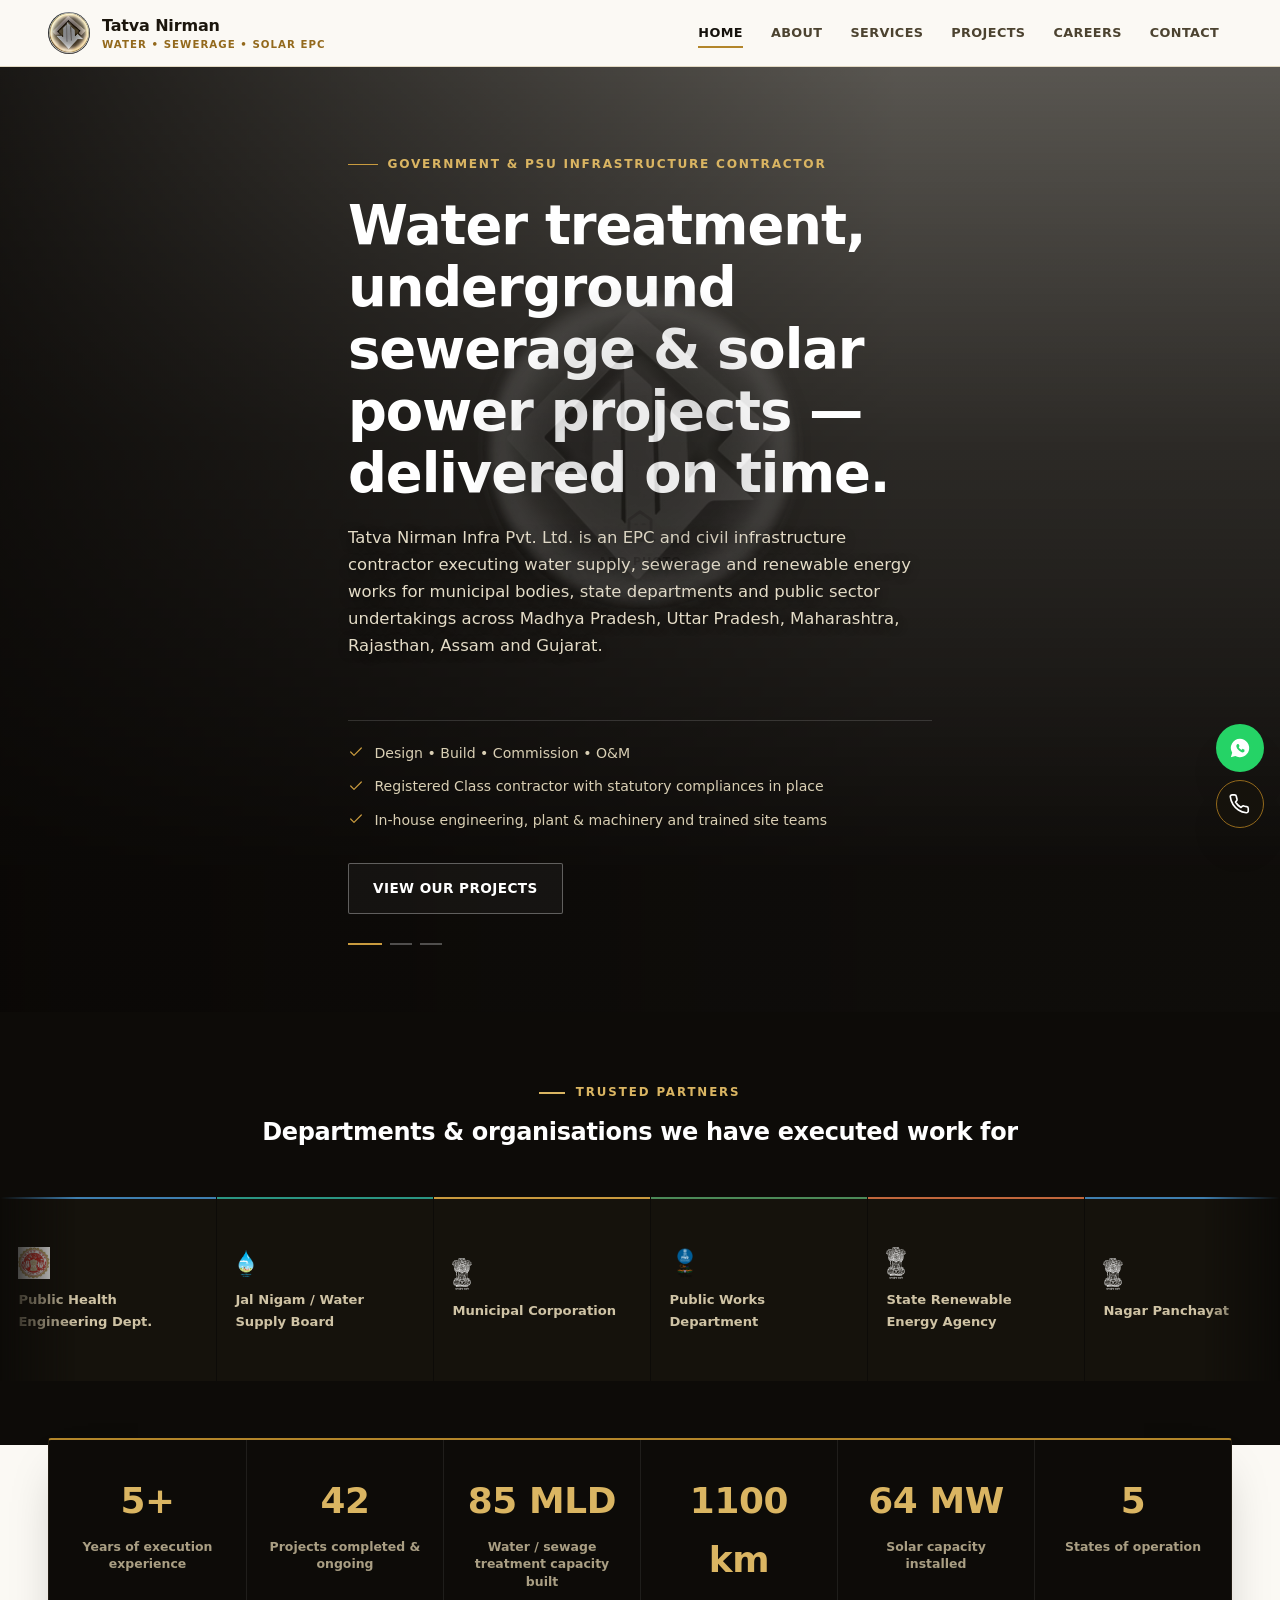
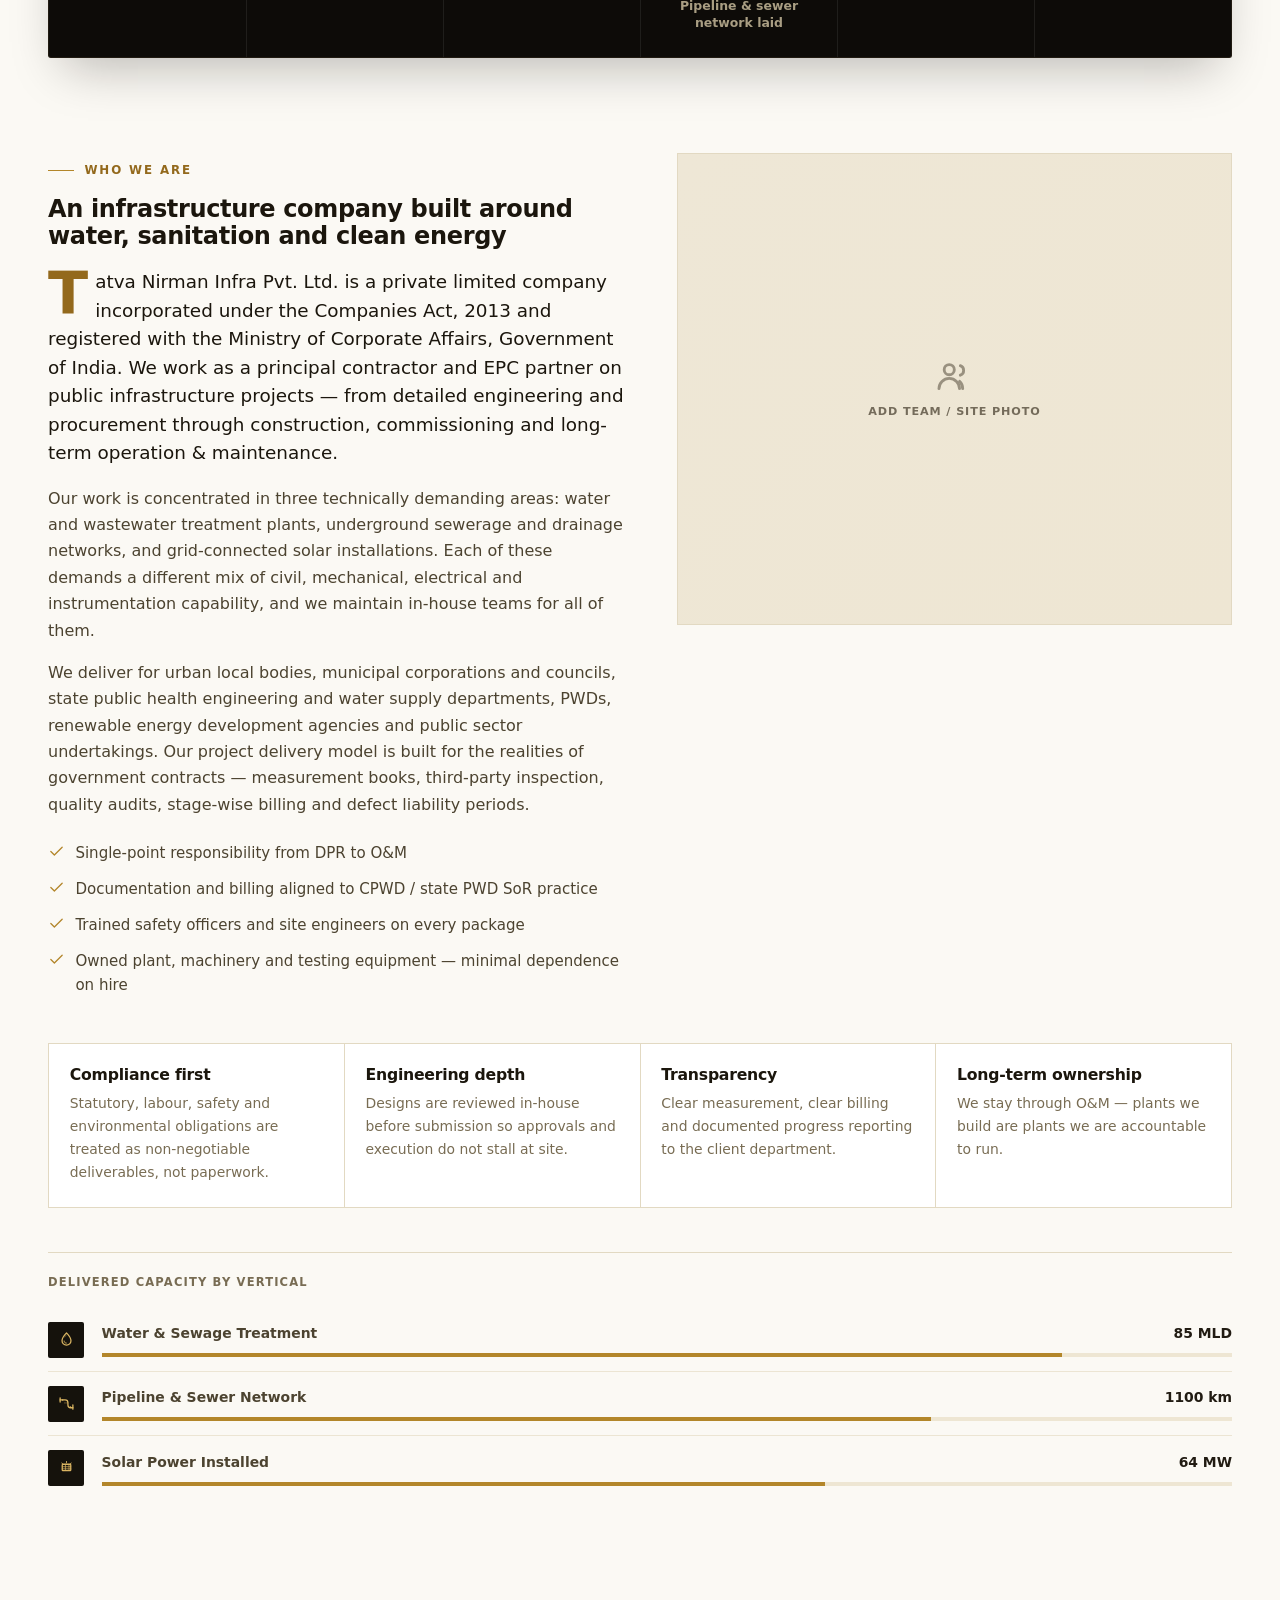
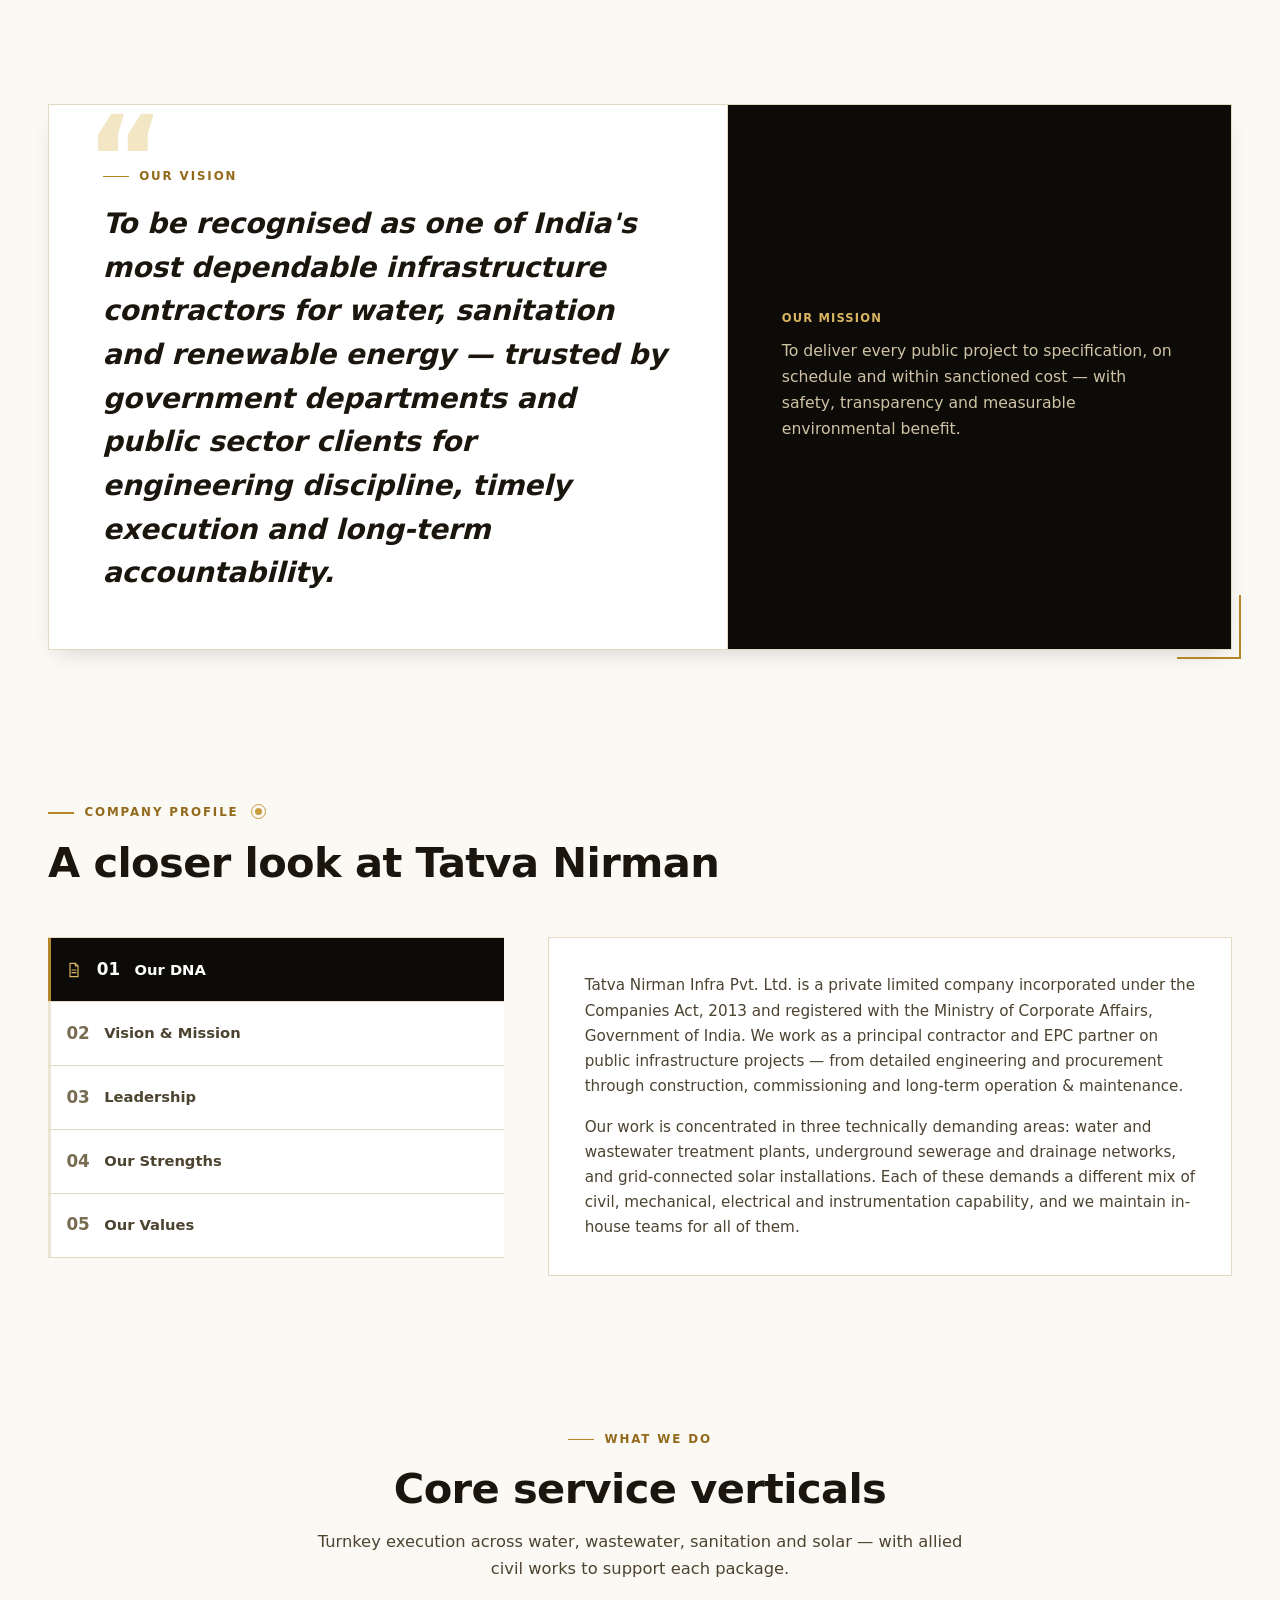
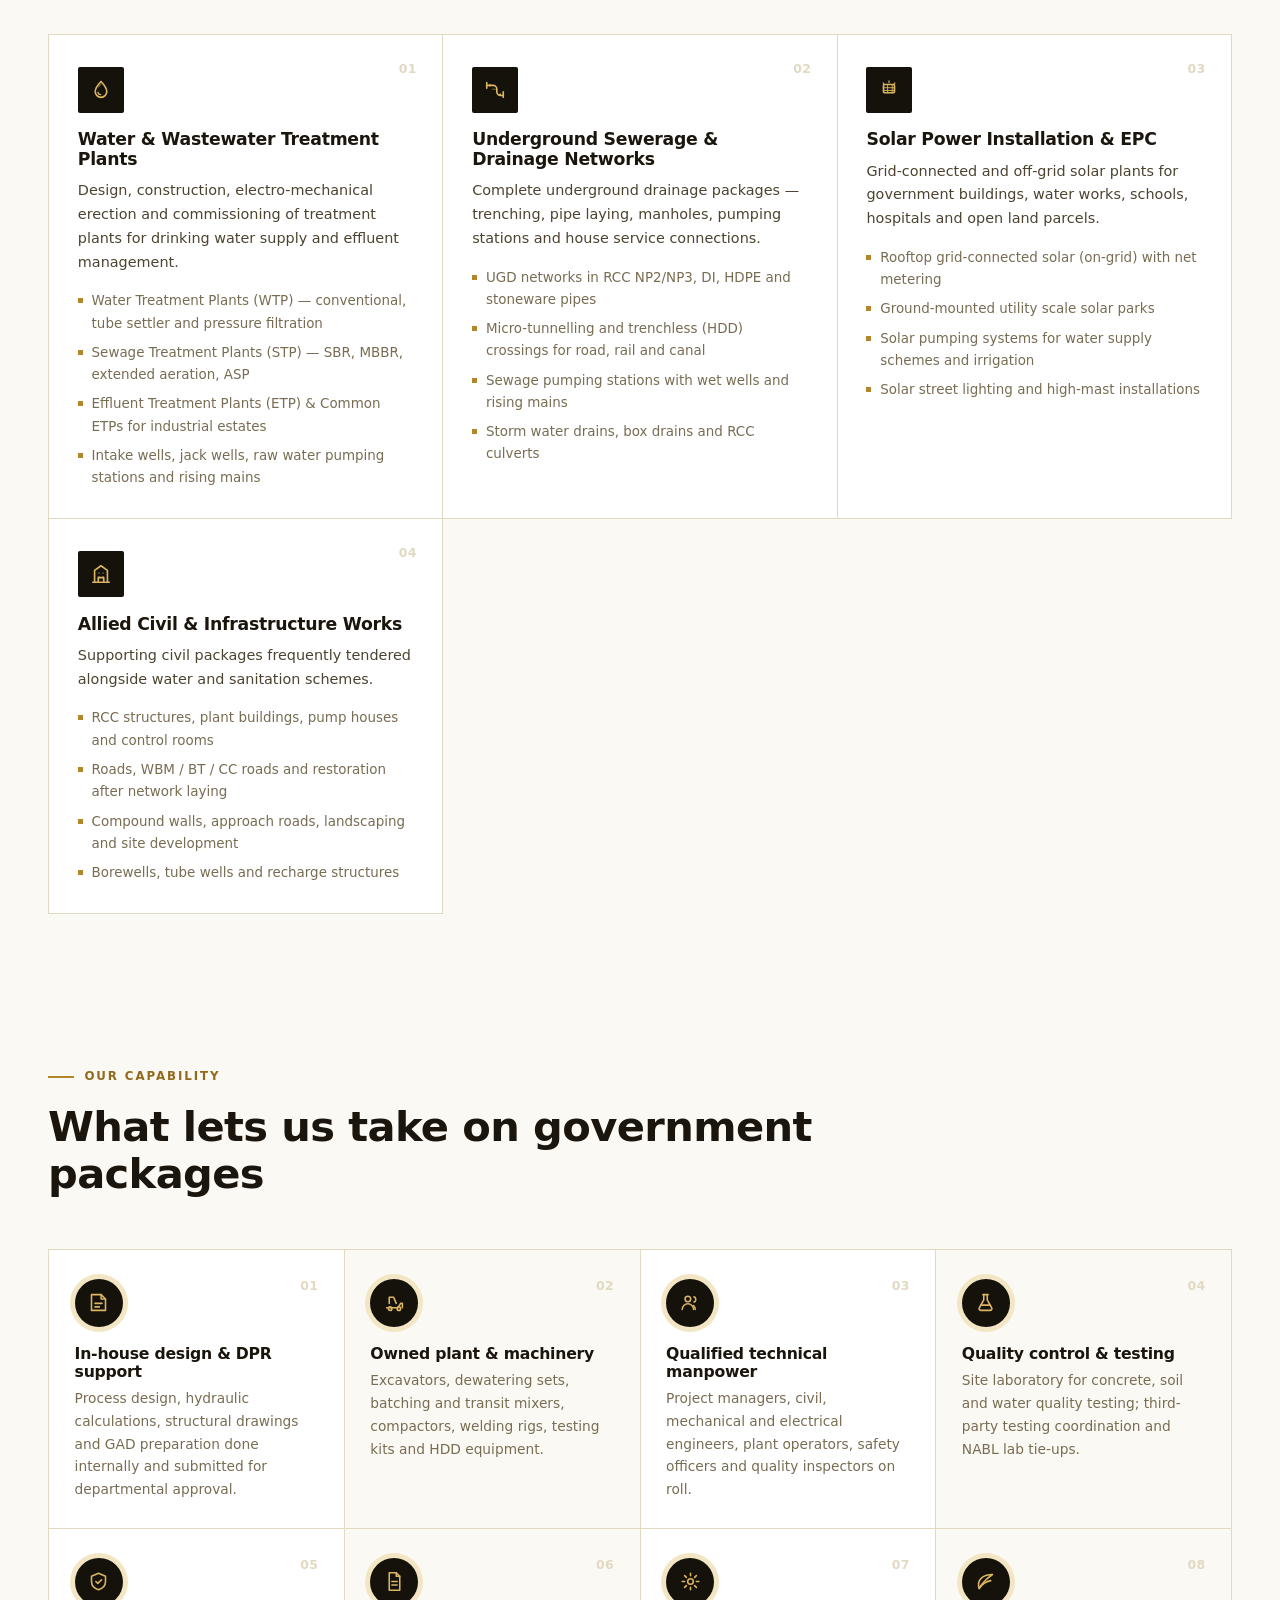
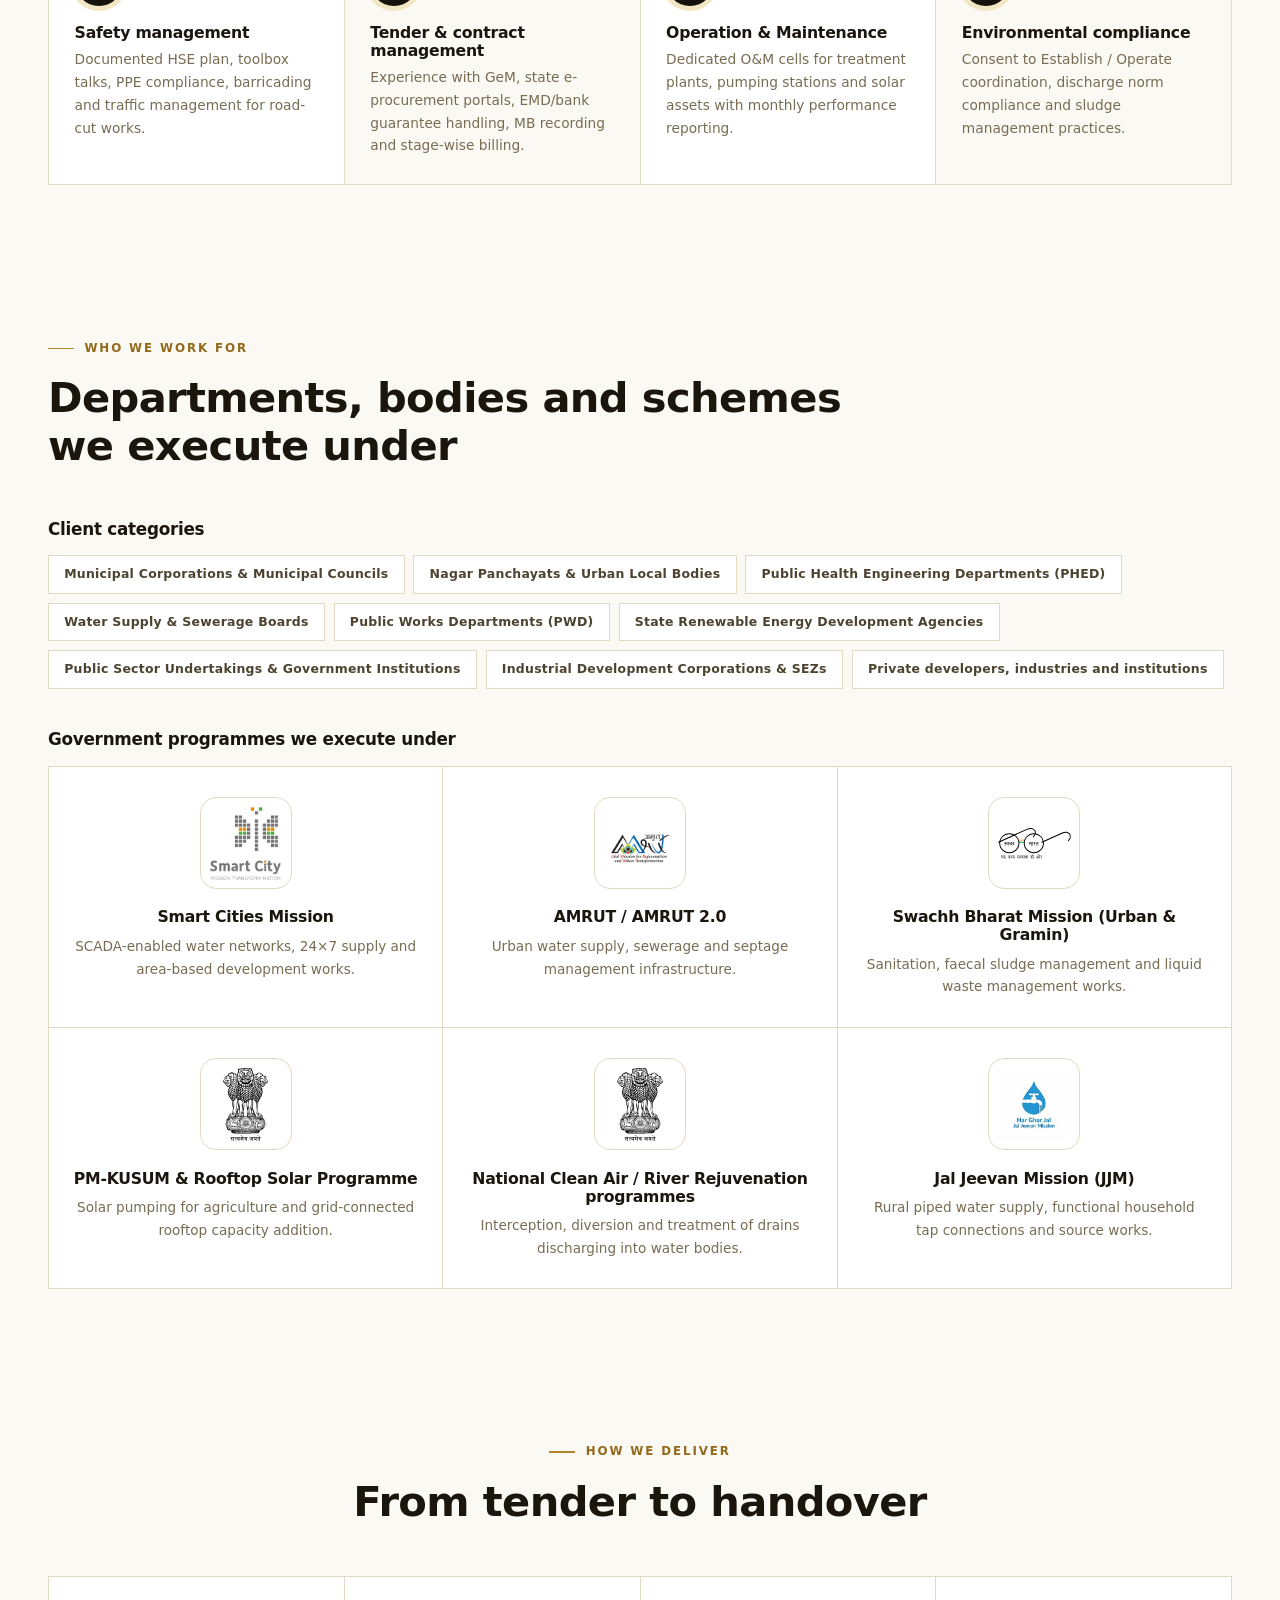
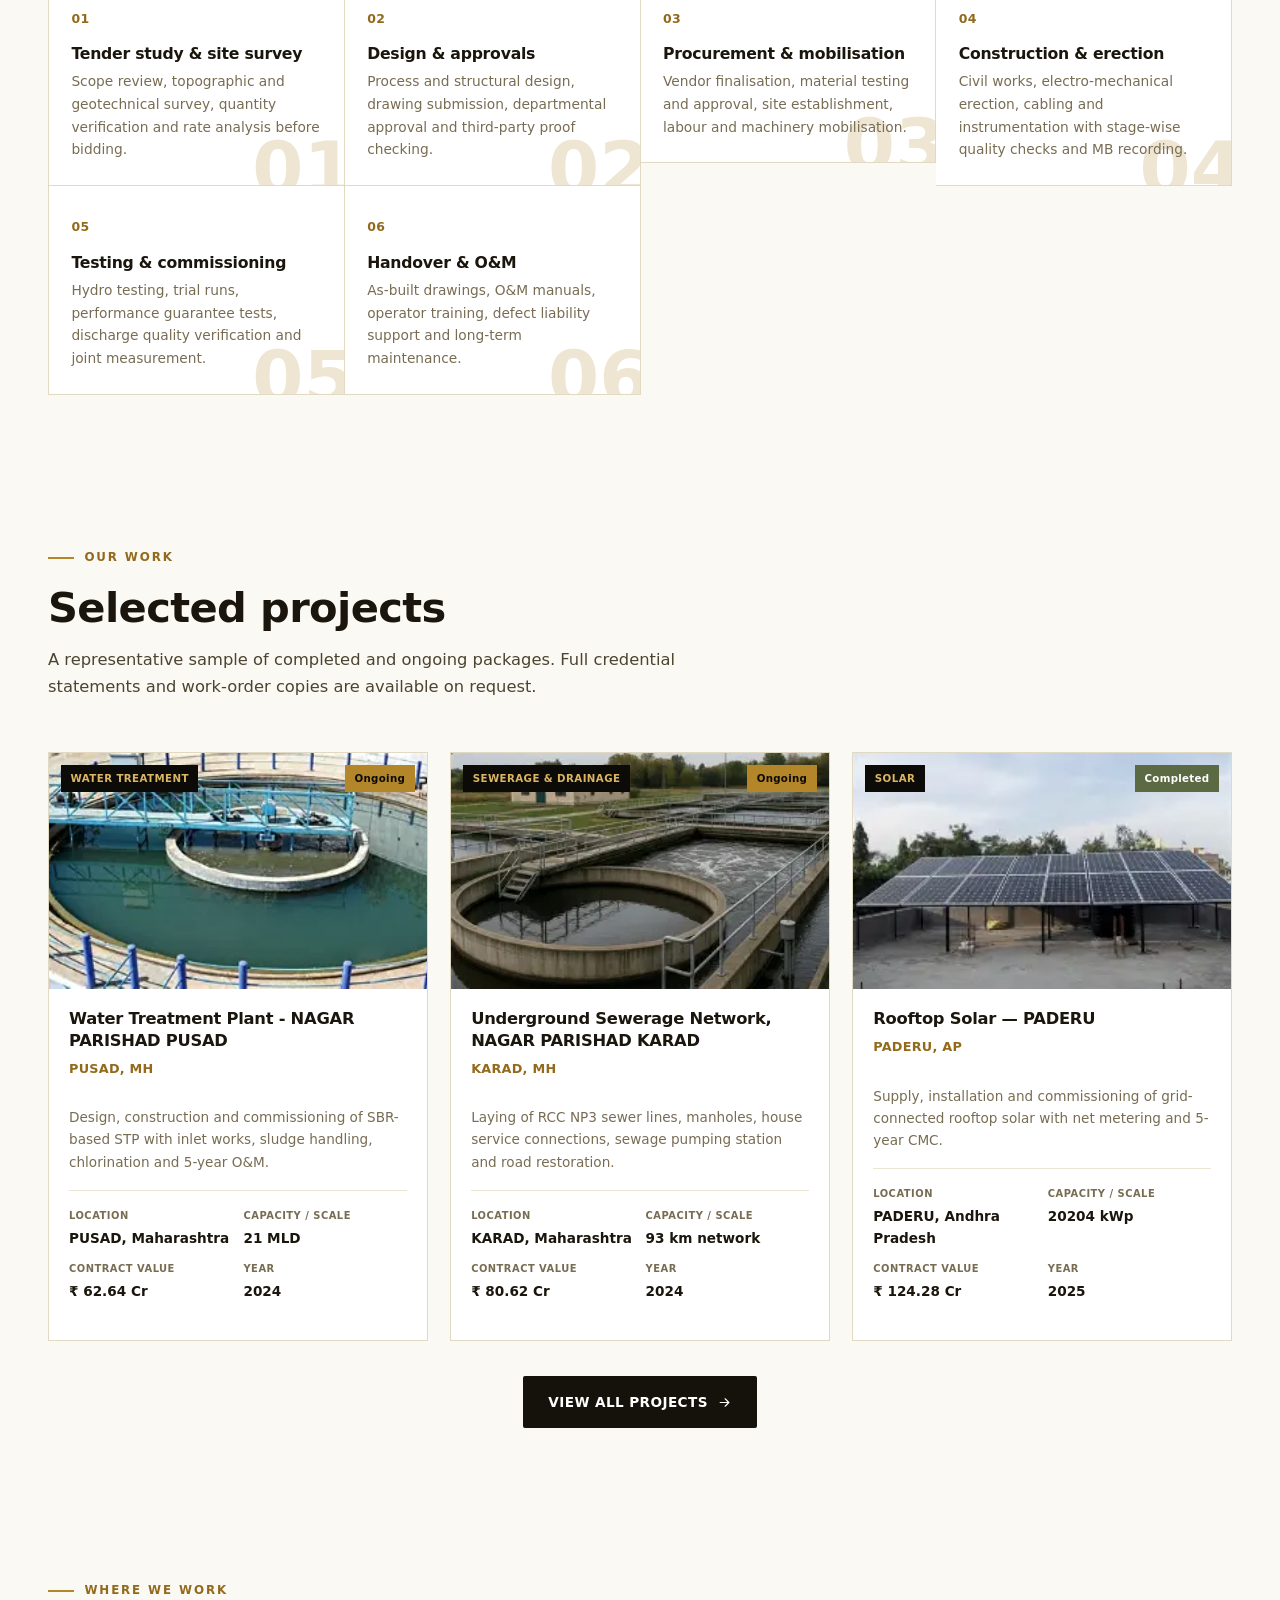
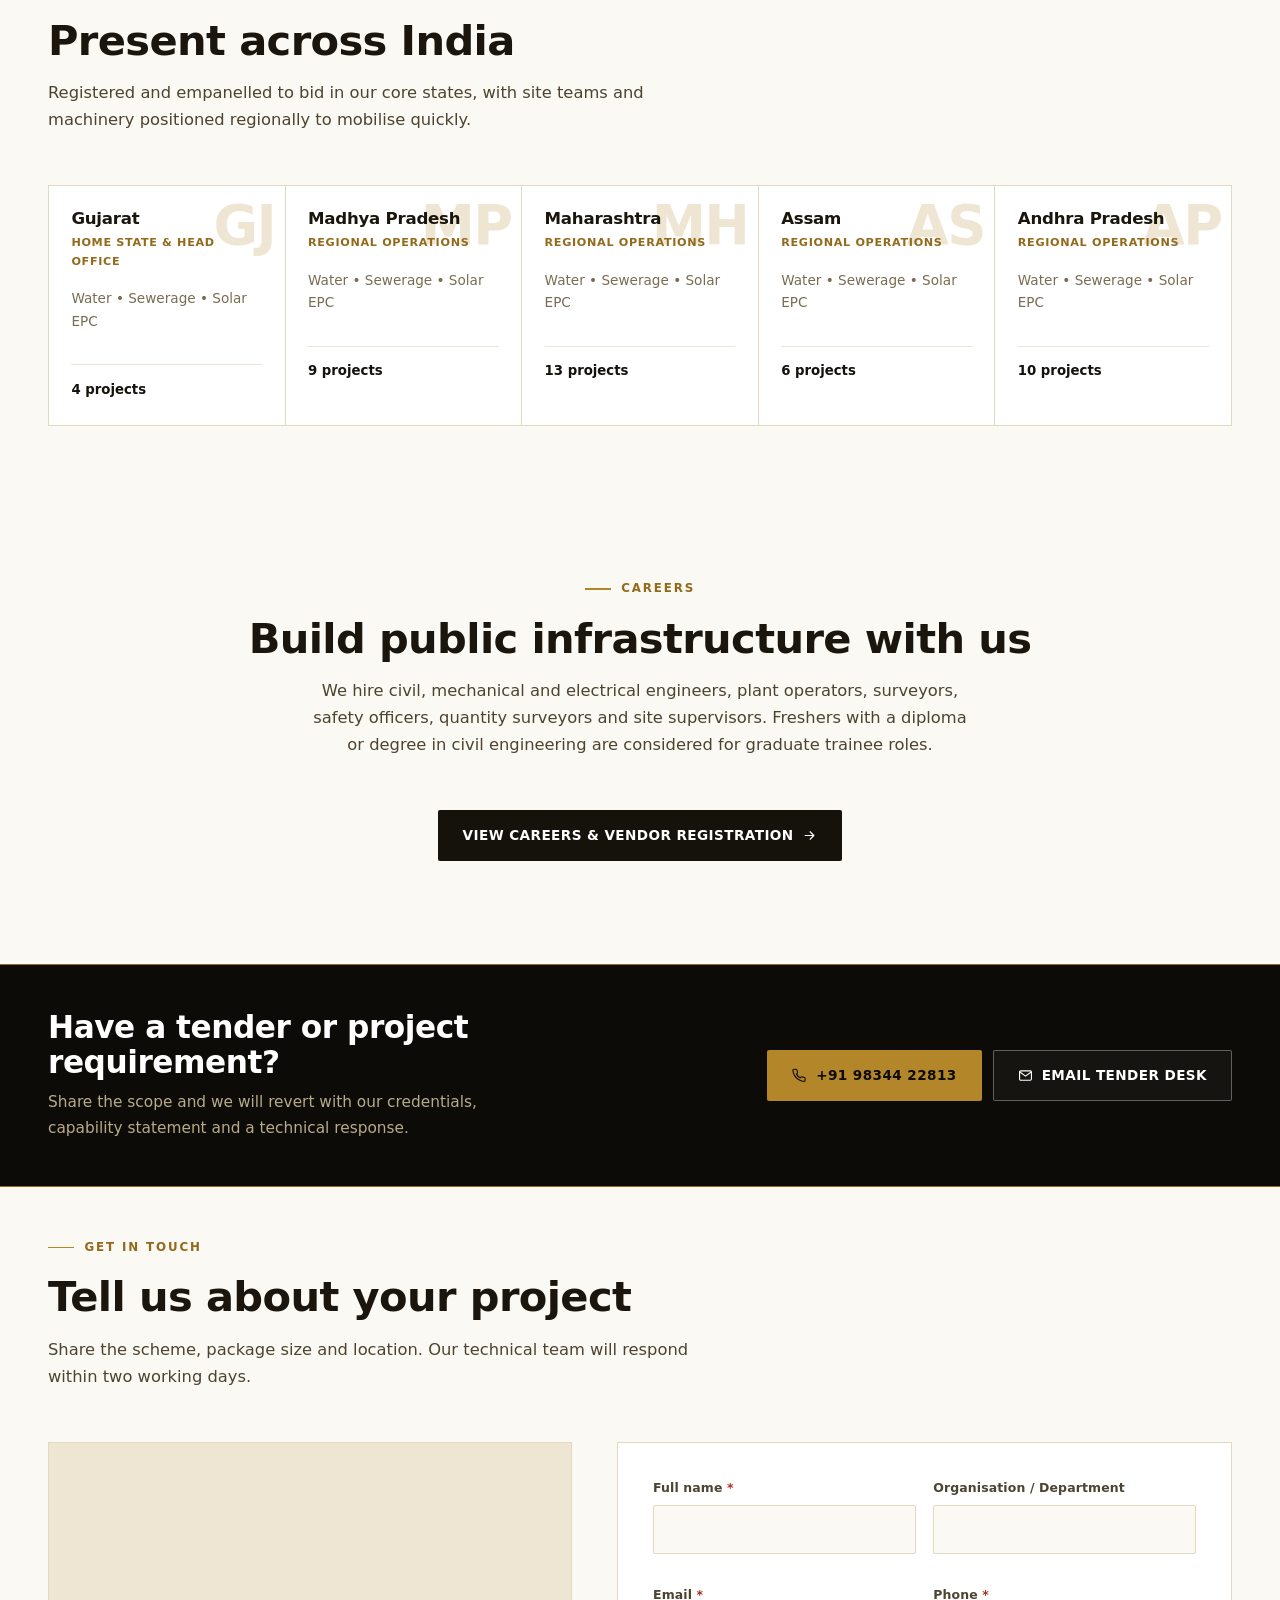
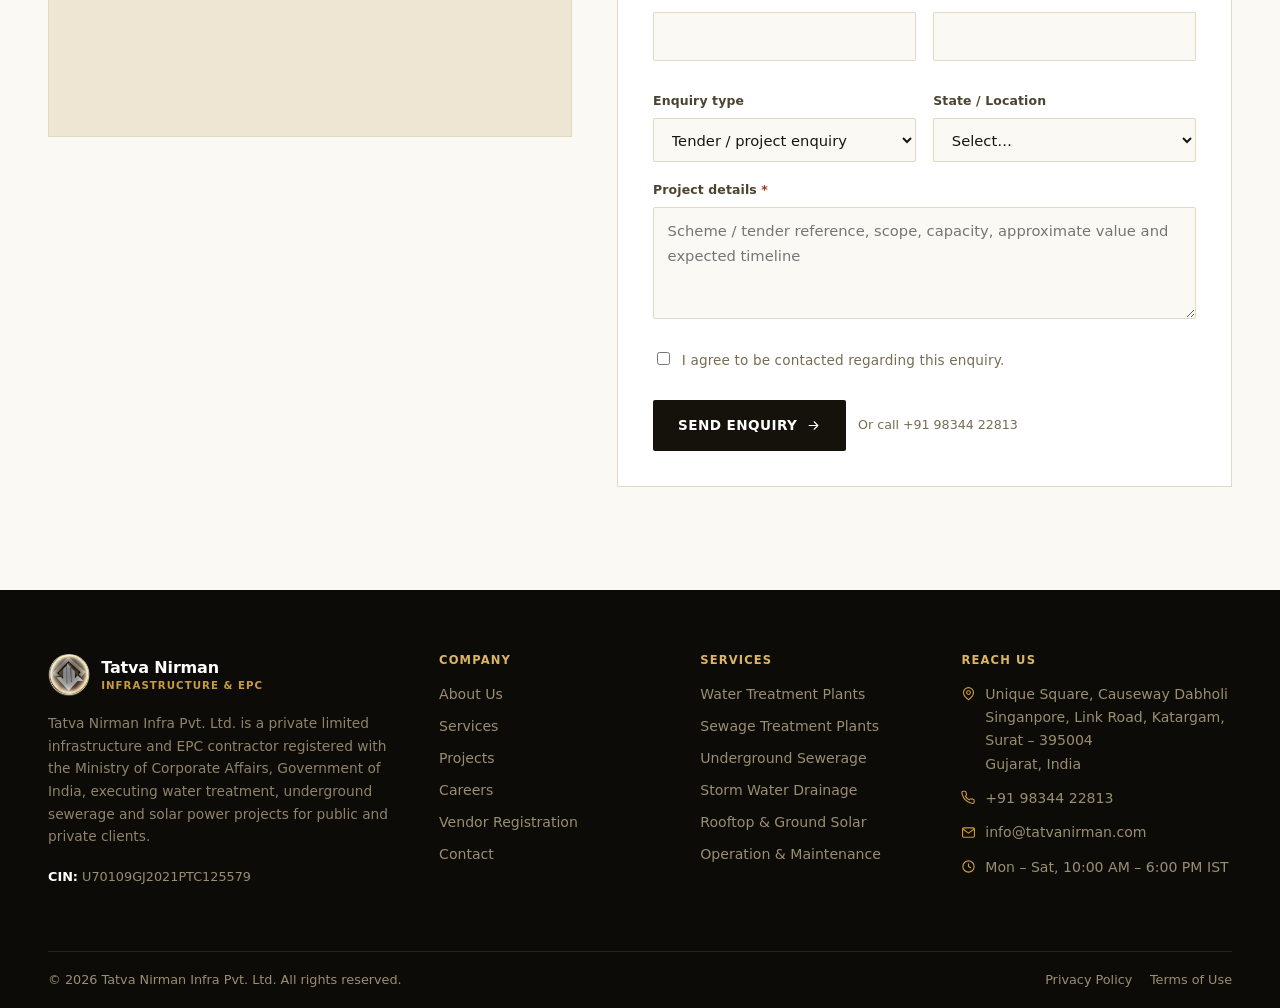
<file: index.html>
<!DOCTYPE html>
<html lang="en-IN">
<head>
  <meta charset="utf-8">
  <meta name="viewport" content="width=device-width, initial-scale=1">
  <meta name="theme-color" content="#0E0C09">
  <meta name="robots" content="index, follow">
  <meta name="author" content="Tatva Nirman Infra Pvt. Ltd.">
  <title>Tatva Nirman Infra Pvt. Ltd.</title>

  <!-- Favicon: your real logo -->
  <link rel="icon" type="image/png" href="assets/img/logo-round.png">

  <link rel="preconnect" href="https://api.fontshare.com">
  <link href="https://api.fontshare.com/v2/css?f[]=satoshi@300,301,400,401,500,501,700,701,900,901&display=swap" rel="stylesheet">
  <link rel="stylesheet" href="assets/css/styles.css">
</head>
<body>
  <div class="bg-watermark" aria-hidden="true"></div>
  <a class="skip-link" href="#main">Skip to main content</a>

  <!-- ==================================================================
       Every section below is filled in by assets/js/app.js from the data
       in assets/js/content.js. To change wording, photos, projects or
       contact details, edit content.js (or use admin.html).
       =================================================================== -->

  <header class="header" id="header"></header>

  <main id="main">
    <section class="hero" id="hero" aria-label="Introduction"></section>
    <section class="clientwall" id="clientwall" aria-label="Departments and clients"></section>
    <section class="section" id="stats" style="padding-block:clamp(2.2rem,4vw,3.2rem)" aria-label="Key figures"></section>

    <section class="section section--tint" id="about" aria-labelledby="about-h"></section>
    <section class="visionmission" id="visionmission" aria-label="Vision and mission"></section>
    <section class="section" id="profile" aria-label="Company profile"></section>
    <section class="section" id="services" aria-label="Services"></section>
    <section class="section" id="capabilities" aria-label="Capabilities"></section>
    <section class="section section--tint" id="sectors" aria-label="Clients and schemes"></section>
    <section class="section" id="process" aria-label="Delivery process"></section>
    <section class="section section--tint" id="projects" aria-label="Projects"></section>
    <section class="section" id="presence" aria-label="Areas of operation"></section>
    <section class="section" id="careers" aria-label="Careers and vendor registration"></section>
    <section class="cta" id="cta" aria-label="Contact call to action"></section>
    <section class="section" id="contact" aria-label="Contact"></section>
  </main>

  <footer class="footer" id="footer"></footer>
  <div class="fab" id="fab"></div>

  <!-- Anchor target for "Home" links -->
  <script>
    // #home resolves to the top of the page
    (function () {
      var a = document.createElement('span');
      a.id = 'home';
      a.style.cssText = 'position:absolute;top:0';
      document.body.insertBefore(a, document.body.firstChild);
    })();
  </script>

  <!-- 1. Content (edit this)  2. Shared renderer  3. Homepage renderer -->
  <script src="assets/js/content.js"></script>
  <script>
    // Lets admin.html preview unsaved edits via index.html?preview=1
    (function () {
      if (location.search.indexOf('preview=1') === -1) return;
      try {
        var d = sessionStorage.getItem('TN_PREVIEW');
        if (!d) return;
        window.SITE_CONTENT = JSON.parse(d);
        var b = document.createElement('div');
        b.textContent = 'PREVIEW — unsaved editor content. Not the live site.';
        b.style.cssText = 'position:fixed;left:0;right:0;bottom:0;z-index:999;background:#eda007;color:#3a2600;' +
          'font:600 13px "Segoe UI",Arial;text-align:center;padding:.45rem;letter-spacing:.04em';
        document.body.appendChild(b);
      } catch (e) { /* fall back to the saved content */ }
    })();
  </script>
  <script src="assets/js/common.js"></script>
  <script src="assets/js/app.js"></script>
</body>
</html>
</file>
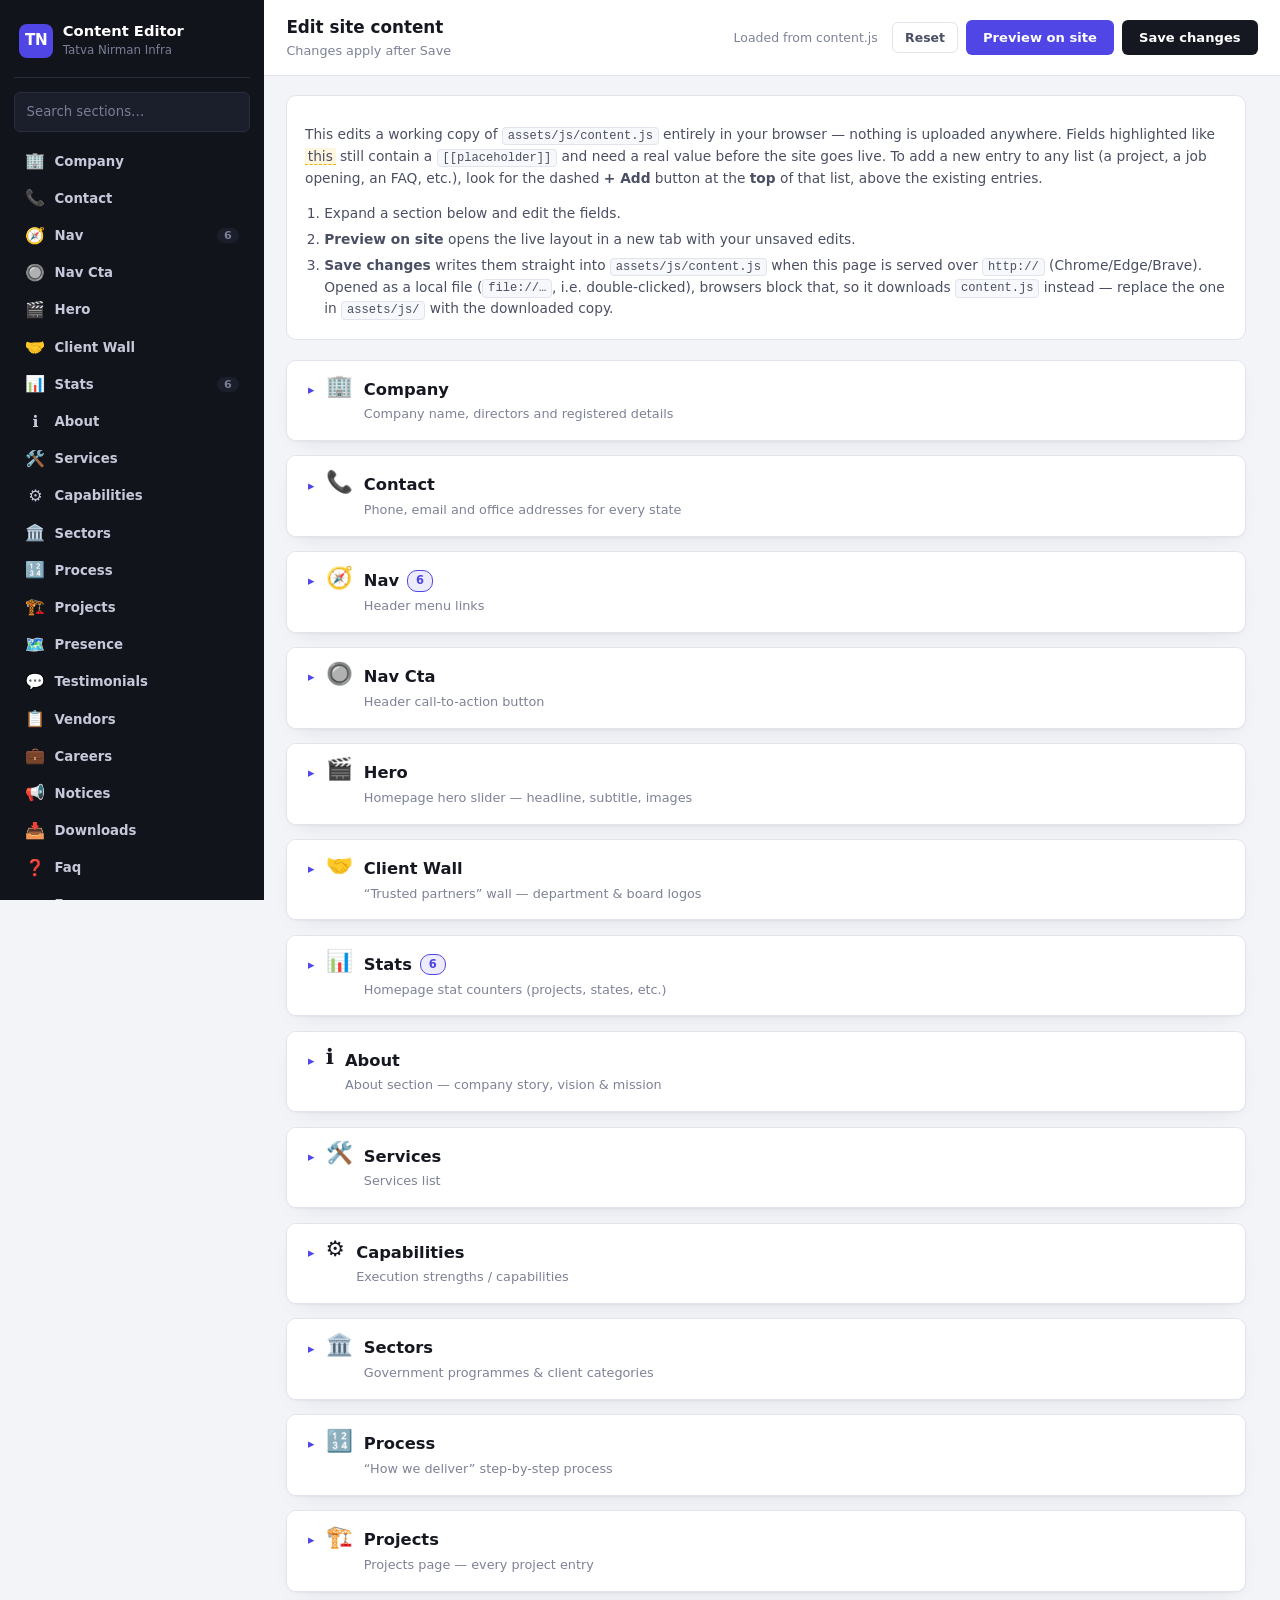
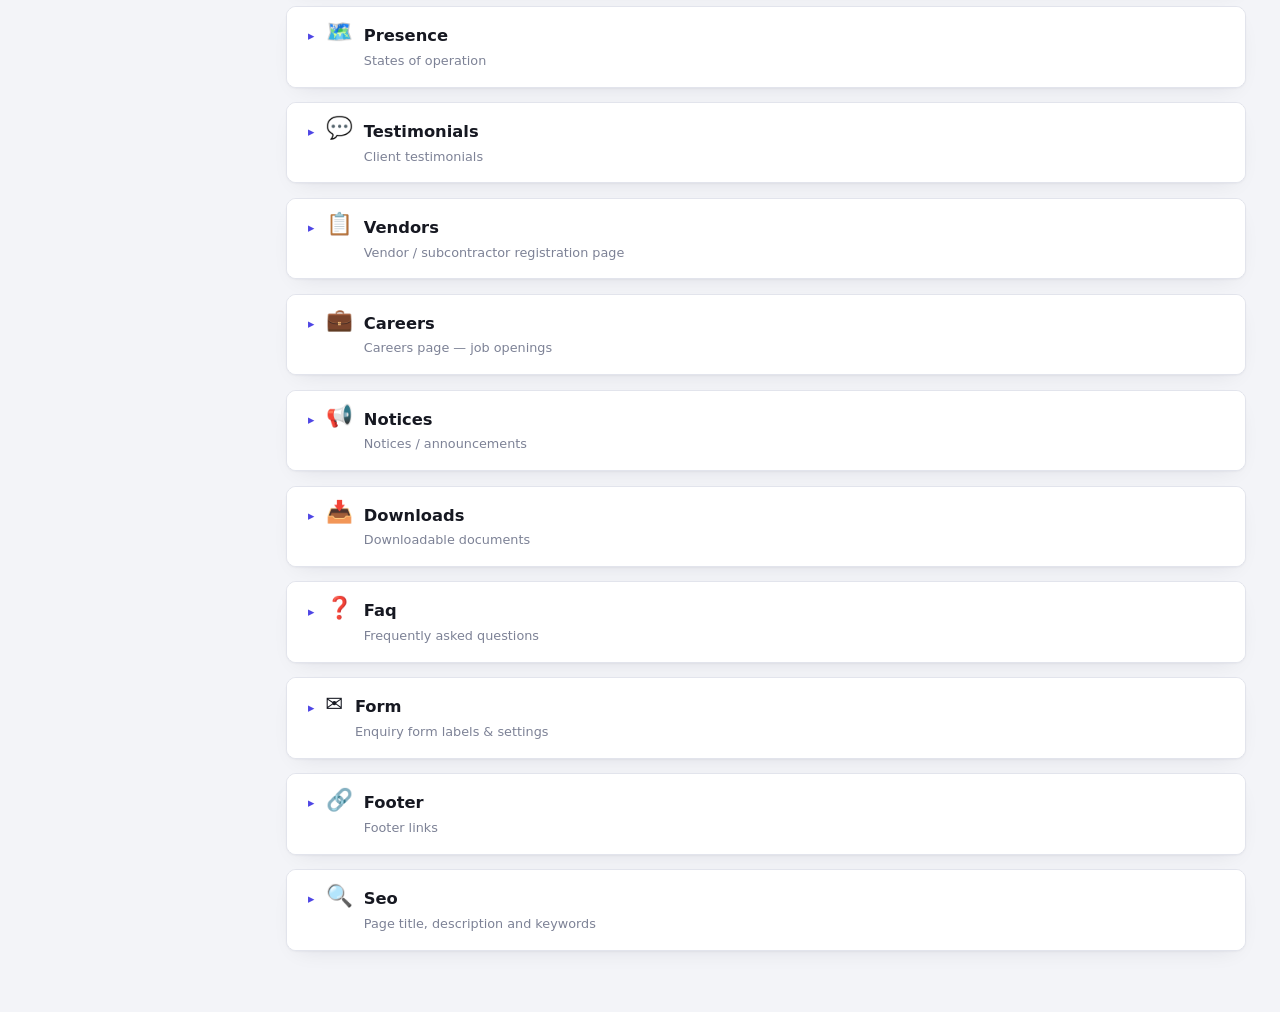
<file: admin.html>
<!DOCTYPE html>
<html lang="en-IN">
<head>
<meta charset="utf-8">
<meta name="viewport" content="width=device-width, initial-scale=1">
<meta name="robots" content="noindex, nofollow">
<title>Content Editor — Tatva Nirman Infra</title>
<style>
  /* ==========================================================================
     A deliberately different look from the public site: cool dark sidebar +
     light dashboard content, Indigo accent, system UI font. Nothing here
     shares a color token or font with assets/css/styles.css on purpose —
     this should never be mistaken for a preview of the live site.
     ========================================================================== */
  :root{
    --ink:#161821;--ink-2:#4a4f63;--ink-3:#7d8296;
    --bg:#f3f4f8;--surface:#ffffff;--surface-2:#f7f8fb;--border:#e2e4ec;
    --accent:#4f46e5;--accent-hover:#4338ca;--accent-soft:#edecfe;
    --danger:#dc2626;--danger-soft:#fdecec;
    --ok:#16a34a;
    --flag-bg:#fff6e0;--flag-border:#eab30c;
    --side-bg:#12141c;--side-bg-2:#1b1e2b;--side-ink:#c7c9db;--side-ink-dim:#7a7e97;--side-line:#282c3d;
    --radius:10px;--radius-sm:6px;
    --shadow:0 1px 2px rgba(20,20,40,.04),0 8px 24px -12px rgba(20,20,40,.12);
  }
  *,*::before,*::after{box-sizing:border-box}
  body{margin:0;font:15px/1.55 -apple-system,"Segoe UI",system-ui,Roboto,Arial,sans-serif;color:var(--ink);background:var(--bg)}
  h1,h2,h3{margin:0;font-weight:700}
  code{background:var(--surface-2);border:1px solid var(--border);padding:.1em .4em;border-radius:4px;font-size:.88em}

  .shell{display:grid;grid-template-columns:264px 1fr;min-height:100vh}

  /* ---------- sidebar (full height, dark — the main "this is a tool, not the site" signal) ---------- */
  .side{background:var(--side-bg);color:var(--side-ink);display:flex;flex-direction:column;
    position:sticky;top:0;height:100vh;overflow-y:auto;padding:1.1rem .9rem}
  .side__brand{display:flex;align-items:center;gap:.6rem;padding:.3rem .3rem 1.1rem;margin-bottom:.9rem;border-bottom:1px solid var(--side-line)}
  .side__logo{flex:none;width:34px;height:34px;border-radius:8px;background:var(--accent);display:grid;place-items:center;
    color:#fff;font-weight:800;font-size:.95rem;letter-spacing:-.02em}
  .side__brand strong{display:block;color:#fff;font-size:.92rem;line-height:1.25}
  .side__brand span{display:block;color:var(--side-ink-dim);font-size:.74rem}
  .sidenav__search{width:100%;padding:.55rem .7rem;border:1px solid var(--side-line);border-radius:var(--radius-sm);
    font:inherit;font-size:.83rem;margin-bottom:.7rem;background:var(--side-bg-2);color:#fff}
  .sidenav__search::placeholder{color:var(--side-ink-dim)}
  .sidenav__search:focus{outline:none;border-color:var(--accent)}
  .sidenav__list{list-style:none;margin:0;padding:0;display:grid;gap:.1rem;flex:1}
  .sidenav__item{display:flex;align-items:center;gap:.55rem;padding:.55rem .6rem;border-radius:var(--radius-sm);
    font-size:.83rem;font-weight:600;color:var(--side-ink);cursor:pointer;border:1px solid transparent;text-align:left;
    background:none;width:100%;font-family:inherit}
  .sidenav__item:hover{background:var(--side-bg-2);color:#fff}
  .sidenav__item.is-active{background:var(--accent-soft);border-color:var(--accent);color:var(--accent)}
  .sidenav__icon{font-size:1rem;flex:none;width:1.3em;text-align:center;line-height:1}
  .sidenav__count{margin-left:auto;font-size:.7rem;font-weight:700;color:var(--side-ink-dim);background:var(--side-bg-2);
    border-radius:10px;padding:.05rem .45rem}
  .sidenav__item.is-active .sidenav__count{background:#fff;color:var(--accent)}
  .sidenav__item.is-hidden{display:none}
  .sidenav__empty{padding:.6rem .55rem;font-size:.78rem;color:var(--side-ink-dim)}
  @media (max-width:900px){
    .shell{grid-template-columns:1fr}
    .side{position:static;height:auto}
    .sidenav__list{display:flex;flex-wrap:wrap;gap:.3rem}
    .sidenav__item{width:auto}
  }

  /* ---------- top bar + main content ---------- */
  .content{min-width:0}
  .bar{position:sticky;top:0;z-index:20;display:flex;flex-wrap:wrap;gap:.75rem;align-items:center;justify-content:space-between;
    background:var(--surface);padding:.85rem 1.4rem;border-bottom:1px solid var(--border)}
  .bar__title{display:flex;flex-direction:column;gap:.1rem}
  .bar__title strong{color:var(--ink);font-size:1.05rem}
  .bar__title span{color:var(--ink-3);font-size:.8rem}
  .bar__actions{display:flex;flex-wrap:wrap;gap:.5rem;align-items:center}
  .status{font-size:.78rem;color:var(--ink-3);margin-right:.4rem;min-width:8em}

  .btn{display:inline-flex;align-items:center;gap:.4rem;padding:.55rem 1rem;border-radius:var(--radius-sm);
    border:1px solid transparent;font-size:.82rem;font-weight:650;cursor:pointer;white-space:nowrap;font-family:inherit}
  .btn--ghost{border-color:var(--border);background:var(--surface);color:var(--ink-2)}
  .btn--ghost:hover{border-color:var(--ink-3);color:var(--ink)}
  .btn--accent{background:var(--accent);color:#fff}
  .btn--accent:hover{background:var(--accent-hover)}
  .btn--primary{background:var(--ink);color:#fff}
  .btn--primary:hover{background:#000}
  .btn--sm{padding:.42rem .75rem;font-size:.78rem}

  .intro{max-width:960px;margin:1.2rem 1.4rem 0;padding:.9rem 1.1rem;color:var(--ink-2);font-size:.86rem;
    background:var(--surface);border:1px solid var(--border);border-radius:var(--radius)}
  .intro ol{padding-left:1.2rem;margin:.5rem 0 0}
  .intro li{margin-bottom:.3rem}
  .todo-sample{background:var(--flag-bg);border-bottom:1px dashed var(--flag-border);padding:0 .2em}
  .draft-notice{margin-top:.8rem;padding:.7rem 1rem;background:var(--flag-bg);border:1px solid var(--flag-border);border-radius:var(--radius-sm);font-size:.86rem}
  .linklike{background:none;border:none;padding:0;color:var(--accent);text-decoration:underline;cursor:pointer;font:inherit}

  main{max-width:960px;margin:1.2rem 1.4rem 4rem;display:grid;gap:.9rem}

  .section{background:var(--surface);border:1px solid var(--border);border-radius:var(--radius);overflow:hidden;
    scroll-margin-top:76px;box-shadow:var(--shadow)}
  .section > summary{cursor:pointer;padding:1rem 1.1rem;background:var(--surface);
    list-style:none;display:flex;align-items:flex-start;gap:.7rem;border-left:3px solid transparent}
  .section[open] > summary{border-left-color:var(--accent);background:var(--accent-soft)}
  .section > summary::-webkit-details-marker{display:none}
  .section__arrow{flex:none;display:inline-block;transition:transform .15s ease;color:var(--accent);
    font-size:.8rem;margin-top:.2rem}
  .section[open] > summary .section__arrow{transform:rotate(90deg)}
  .section__icon{flex:none;font-size:1.35rem;line-height:1;margin-top:-.1rem}
  .section__titlewrap{display:grid;gap:.15rem;min-width:0}
  .section__title{font-weight:700;font-size:1.02rem;display:flex;align-items:center;gap:.5rem;flex-wrap:wrap;color:var(--ink)}
  .section__count{font-size:.72rem;font-weight:700;color:var(--accent);background:var(--accent-soft);
    border:1px solid var(--accent);border-radius:10px;padding:.05rem .5rem}
  .section__desc{font-size:.8rem;color:var(--ink-3);font-weight:500}
  .section__body{padding:1.2rem 1.1rem 1.1rem;border-top:1px solid var(--border)}

  fieldset.nested{border:1px solid var(--border);border-radius:var(--radius-sm);margin:0 0 1rem;padding:.85rem .9rem;background:var(--surface-2)}
  fieldset.nested legend{padding:0 .4rem;font-size:.72rem;font-weight:700;text-transform:uppercase;letter-spacing:.06em;color:var(--ink-3)}

  .field{display:grid;gap:.3rem;margin-bottom:.9rem}
  .field label{font-size:.78rem;font-weight:700;color:var(--ink-2)}
  .field input,.field textarea,.field select{font:inherit;font-size:.9rem;padding:.55rem .7rem;border:1px solid var(--border);
    border-radius:var(--radius-sm);background:var(--surface);color:var(--ink);width:100%}
  .field textarea{min-height:70px;resize:vertical}
  .field select{cursor:pointer}
  .field input:focus,.field textarea:focus,.field select:focus{outline:none;border-color:var(--accent);box-shadow:0 0 0 3px var(--accent-soft)}
  .field--flag input,.field--flag textarea{background:var(--flag-bg);border-color:var(--flag-border)}
  .field input[type="checkbox"]{width:auto}
  .field input[type="number"]{max-width:12rem}

  /* ---------- image field: thumbnail + file picker instead of a bare path box ---------- */
  .imgfield__row{display:flex;gap:.8rem;align-items:flex-start}
  .imgfield__thumb{flex:none;width:64px;height:64px;border-radius:var(--radius-sm);border:1px dashed var(--border);
    background:var(--surface-2);display:grid;place-items:center;overflow:hidden;position:relative}
  .imgfield__thumb img{width:100%;height:100%;object-fit:cover;display:none}
  .imgfield__thumb.has-img img{display:block}
  .imgfield__thumb.has-img .imgfield__thumbEmpty{display:none}
  .imgfield__thumbEmpty{font-size:.62rem;color:var(--ink-3);text-align:center;line-height:1.3;padding:0 .3rem}
  .imgfield__main{flex:1;min-width:0;display:grid;gap:.4rem}
  .imgfield__path{font:inherit;font-size:.85rem;padding:.5rem .65rem;border:1px solid var(--border);
    border-radius:var(--radius-sm);background:var(--surface);color:var(--ink);width:100%}
  .imgfield__path:focus{outline:none;border-color:var(--accent);box-shadow:0 0 0 3px var(--accent-soft)}
  .imgfield__hint{margin:0;font-size:.76rem;color:var(--ink-3);line-height:1.5}
  .imgfield__hint code{font-size:.9em}
  .imgfield.field--flag .imgfield__path{background:var(--flag-bg);border-color:var(--flag-border)}

  .listfield{margin-bottom:1rem}
  .listfield > label{font-size:.78rem;font-weight:700;color:var(--ink-2);display:block;margin-bottom:.4rem}
  .listfield__items{display:grid;gap:.4rem;margin-bottom:.5rem}
  .listfield__row{display:flex;gap:.4rem;align-items:flex-start}
  .listfield__row input,.listfield__row textarea{font:inherit;font-size:.9rem;padding:.5rem .65rem;border:1px solid var(--border);
    border-radius:var(--radius-sm);background:var(--surface);flex:1;min-height:38px}

  .listobjfield{margin-bottom:1rem}
  .listobjfield__label{font-size:.78rem;font-weight:700;color:var(--ink-2);margin-bottom:.5rem}
  .listobjfield__items{display:grid;gap:.7rem;margin-bottom:.6rem}
  .card{border:1px solid var(--border);border-radius:var(--radius-sm);overflow:hidden;background:var(--surface)}
  .card__head{display:flex;align-items:center;justify-content:space-between;gap:.6rem;padding:.55rem .8rem;
    background:var(--surface-2);font-size:.82rem;font-weight:700;color:var(--ink-2)}
  .card__actions{display:flex;gap:.3rem}
  .card__body{padding:.9rem .9rem 0}

  .iconbtn{border:1px solid var(--border);background:var(--surface);border-radius:var(--radius-sm);padding:.3rem .55rem;
    font-size:.76rem;cursor:pointer;color:var(--ink-2)}
  .iconbtn:hover{border-color:var(--ink-3);color:var(--ink)}
  .iconbtn--danger:hover{border-color:var(--danger);color:var(--danger);background:var(--danger-soft)}

  /* ---------- the "Add new" affordance — the actual fix for "I don't know
     where to add things": a big, obvious, dashed-border action placed at the
     TOP of every list, before any existing entries, instead of a small ghost
     button easy to miss after scrolling past everything already filled in. */
  .addnew{display:flex;align-items:center;gap:.6rem;width:100%;padding:.75rem .9rem;margin-bottom:.7rem;
    border:1.5px dashed var(--accent);border-radius:var(--radius-sm);background:var(--accent-soft);color:var(--accent);
    font:inherit;font-size:.85rem;font-weight:700;cursor:pointer;text-align:left}
  .addnew:hover{background:var(--accent);color:#fff;border-style:solid}
  .addnew__plus{flex:none;width:22px;height:22px;border-radius:50%;background:var(--accent);color:#fff;
    display:grid;place-items:center;font-size:1rem;line-height:1}
  .addnew:hover .addnew__plus{background:#fff;color:var(--accent)}

  @media (max-width:640px){
    .bar{flex-direction:column;align-items:stretch}
    .bar__actions{justify-content:flex-end}
    .intro,main{margin-left:.9rem;margin-right:.9rem}
  }
</style>
</head>
<body>

<div class="shell">
  <nav class="side" aria-label="Jump to section">
    <div class="side__brand">
      <div class="side__logo">TN</div>
      <div><strong>Content Editor</strong><span>Tatva Nirman Infra</span></div>
    </div>
    <input type="search" id="sideSearch" class="sidenav__search" placeholder="Search sections…">
    <ul class="sidenav__list" id="sidenavList"></ul>
    <p class="sidenav__empty" id="sidenavEmpty" hidden>No sections match.</p>
  </nav>

  <div class="content">
    <header class="bar">
      <div class="bar__title"><strong>Edit site content</strong><span>Changes apply after Save</span></div>
      <div class="bar__actions">
        <span class="status" id="status"></span>
        <button id="btnReset" class="btn btn--ghost btn--sm" type="button">Reset</button>
        <button id="btnPreview" class="btn btn--accent" type="button">Preview on site</button>
        <button id="btnSave" class="btn btn--primary" type="button">Save changes</button>
      </div>
    </header>

    <div class="intro">
      <p>This edits a working copy of <code>assets/js/content.js</code> entirely in your browser — nothing is uploaded
      anywhere. Fields highlighted like <span class="todo-sample">this</span> still contain a
      <code>[[placeholder]]</code> and need a real value before the site goes live. To add a new entry to any list
      (a project, a job opening, an FAQ, etc.), look for the dashed <strong>+ Add</strong> button at the
      <strong>top</strong> of that list, above the existing entries.</p>
      <ol>
        <li>Expand a section below and edit the fields.</li>
        <li><strong>Preview on site</strong> opens the live layout in a new tab with your unsaved edits.</li>
        <li><strong>Save changes</strong> writes them straight into <code>assets/js/content.js</code> when this page is
          served over <code>http://</code> (Chrome/Edge/Brave). Opened as a local file (<code>file://…</code>, i.e.
          double-clicked), browsers block that, so it downloads <code>content.js</code> instead — replace the one in
          <code>assets/js/</code> with the downloaded copy.</li>
      </ol>
      <p class="draft-notice" id="draftNotice" hidden></p>
    </div>

    <main id="sections"></main>
  </div>
</div>

<!-- 1. Content (this is what you're editing)  2. Editor logic below (leave alone) -->
<script src="assets/js/content.js"></script>
<script>
(function () {
  "use strict";
  var STORAGE_KEY = "TN_ADMIN_DRAFT";
  var ORIGINAL = window.SITE_CONTENT;
  var statusEl = document.getElementById("status");
  var root = document.getElementById("sections");

  if (!ORIGINAL) {
    root.innerHTML = "<p style='padding:1.5rem;color:#8f2a1c'>assets/js/content.js did not load — open this page " +
      "from the project folder (not a single copied file) so the script tag can find it.</p>";
    return;
  }

  function setStatus(s) { statusEl.textContent = s; }

  /* A stale browser draft must never silently win over the real file on
     disk — that's exactly how a much-older draft once got saved over a
     current content.js and wiped a long editing session. If the draft is
     byte-identical to ORIGINAL there's nothing at risk, so load it quietly.
     If it differs, default to ORIGINAL (what's actually on disk) and make
     the user explicitly opt into the old draft instead, with its age shown
     so the choice is informed rather than a easy-to-miss dismiss-and-move-on
     notice. */
  var TS_KEY = STORAGE_KEY + "_ts";
  var FORCE_KEY = STORAGE_KEY + "_forceLoad"; // one-shot flag set right before a reload the user explicitly asked for
  var data = JSON.parse(JSON.stringify(ORIGINAL));
  var usingDraft = false;
  var draftRaw = null, draftTs = null, draftData = null, forceLoad = false;
  try {
    draftRaw = localStorage.getItem(STORAGE_KEY);
    draftTs = localStorage.getItem(TS_KEY);
    forceLoad = sessionStorage.getItem(FORCE_KEY) === "1";
    sessionStorage.removeItem(FORCE_KEY);
  } catch (e) { /* private browsing */ }
  if (draftRaw) {
    try { draftData = JSON.parse(draftRaw); } catch (e) { draftData = null; }
  }

  var notice = document.getElementById("draftNotice");
  if (draftData) {
    var identical = JSON.stringify(draftData) === JSON.stringify(ORIGINAL);
    if (identical || forceLoad) {
      data = draftData;
      usingDraft = true;
    } else {
      var ageText = draftTs ? new Date(Number(draftTs)).toLocaleString() : "an earlier session";
      notice.hidden = false;
      notice.innerHTML = "This browser has an unsaved draft from " + ageText +
        " that is <strong>different</strong> from the content.js currently on disk. " +
        "Showing the current file below. " +
        '<button id="loadOldDraft" class="linklike" type="button">Load that old draft instead</button> &middot; ' +
        '<button id="discardDraft" class="linklike" type="button">Discard the old draft</button>';
      document.getElementById("loadOldDraft").addEventListener("click", function () {
        if (!confirm("This will replace what you're editing with the old browser draft from " + ageText +
          ", discarding anything currently in content.js that isn't in that draft. Continue?")) return;
        try { sessionStorage.setItem(FORCE_KEY, "1"); } catch (e) {}
        location.reload();
      });
      document.getElementById("discardDraft").addEventListener("click", function () {
        try { localStorage.removeItem(STORAGE_KEY); localStorage.removeItem(TS_KEY); } catch (e) {}
        location.reload();
      });
    }
  }

  var saveTimer;
  function markDirty() {
    clearTimeout(saveTimer);
    setStatus("Editing…");
    saveTimer = setTimeout(function () {
      try {
        localStorage.setItem(STORAGE_KEY, JSON.stringify(data));
        localStorage.setItem(TS_KEY, String(Date.now()));
        setStatus("Draft saved in this browser");
      } catch (e) {
        setStatus("Could not autosave (storage full/blocked)");
      }
    }, 400);
  }

  /* ---------- plain-language section metadata (purely descriptive — safe to
     extend if new top-level keys are added to content.js; unmapped keys just
     fall back to an icon-less label with no description) ---------- */
  var SECTION_META = {
    company:      { icon: "🏢", desc: "Company name, directors and registered details" },
    contact:      { icon: "📞", desc: "Phone, email and office addresses for every state" },
    nav:          { icon: "🧭", desc: "Header menu links" },
    navCta:       { icon: "🔘", desc: "Header call-to-action button" },
    hero:         { icon: "🎬", desc: "Homepage hero slider — headline, subtitle, images" },
    clientWall:   { icon: "🤝", desc: "“Trusted partners” wall — department & board logos" },
    trustBar:     { icon: "🏅", desc: "Trust strip shown under the hero" },
    stats:        { icon: "📊", desc: "Homepage stat counters (projects, states, etc.)" },
    about:        { icon: "ℹ️", desc: "About section — company story, vision & mission" },
    services:     { icon: "🛠️", desc: "Services list" },
    capabilities: { icon: "⚙️", desc: "Execution strengths / capabilities" },
    sectors:      { icon: "🏛️", desc: "Government programmes & client categories" },
    process:      { icon: "🔢", desc: "“How we deliver” step-by-step process" },
    projects:     { icon: "🏗️", desc: "Projects page — every project entry" },
    presence:     { icon: "🗺️", desc: "States of operation" },
    credentials:  { icon: "📜", desc: "Certifications — ISO, MSME, GST, etc." },
    testimonials: { icon: "💬", desc: "Client testimonials" },
    vendors:      { icon: "📋", desc: "Vendor / subcontractor registration page" },
    careers:      { icon: "💼", desc: "Careers page — job openings" },
    notices:      { icon: "📢", desc: "Notices / announcements" },
    downloads:    { icon: "📥", desc: "Downloadable documents" },
    faq:          { icon: "❓", desc: "Frequently asked questions" },
    form:         { icon: "✉️", desc: "Enquiry form labels & settings" },
    footer:       { icon: "🔗", desc: "Footer links" },
    seo:          { icon: "🔍", desc: "Page title, description and keywords" }
  };
  function metaFor(key) { return SECTION_META[key] || { icon: "📄", desc: "" }; }
  function countFor(value) {
    if (Array.isArray(value)) return value.length;
    return null;
  }

  /* ---------- helpers ---------- */
  function label(key) {
    return String(key).replace(/([a-z0-9])([A-Z])/g, "$1 $2").replace(/^./, function (c) { return c.toUpperCase(); });
  }
  var LONGTEXT = /desc|paragraph|lead|mission|vision|summary|scope|note|text|body|subtitle|quote|about|intro|disclaimer|consent|applyNote/i;
  function isLongField(key, value) {
    return LONGTEXT.test(key) || (typeof value === "string" && value.length > 80);
  }
  function isPlaceholder(v) { return typeof v === "string" && /\[\[.+?\]\]/.test(v); }

  function fieldWrap(labelText, inputEl) {
    var wrap = document.createElement("div");
    wrap.className = "field";
    var l = document.createElement("label");
    l.textContent = labelText;
    wrap.appendChild(l);
    wrap.appendChild(inputEl);
    return wrap;
  }

  /* A field counts as "an image path" by name, not by looking at its
     current value — image / logo / logoImage / photo, but not the
     accompanying *Alt text field. */
  var IMAGE_FIELD = /(^|[A-Z])(image|logo|photo)($|s$)/i;
  function isImageField(key) {
    return IMAGE_FIELD.test(key) && !/alt$/i.test(key);
  }

  /* Fields with a small fixed set of valid values become a real <select>
     instead of free text — no more typing "Sewerage & Drainage" by hand and
     hoping it matches a filter category exactly. "category" is sourced live
     from projects.filters (minus "All") so it always matches whatever
     categories actually exist; "status" is the two values used everywhere
     it appears. Extend this map if another field like it shows up. */
  function enumOptionsFor(key) {
    if (key === "status") return ["Ongoing", "Completed"];
    if (key === "category" && data.projects && Array.isArray(data.projects.filters)) {
      return data.projects.filters.filter(function (f) { return f !== "All"; });
    }
    return null;
  }

  function makeSelectField(obj, key, options) {
    var el = document.createElement("select");
    var current = obj[key];
    var needsPlaceholder = !current || options.indexOf(current) === -1;
    if (current && options.indexOf(current) === -1) options = options.concat([current]);

    if (needsPlaceholder) {
      // A <select> with nothing explicitly selected still visually shows its
      // first real option selected — but that's only a display default, the
      // underlying value was never actually set, so a brand-new item would
      // save as blank even though a category looked chosen. A real
      // placeholder option closes that gap: it's what's shown AND it's
      // what's saved until you actually pick one.
      var ph = document.createElement("option");
      ph.value = ""; ph.textContent = "— Select " + label(key).toLowerCase() + " —";
      ph.selected = true;
      el.appendChild(ph);
    }
    options.forEach(function (opt) {
      var o = document.createElement("option");
      o.value = opt; o.textContent = opt;
      if (opt === current) o.selected = true;
      el.appendChild(o);
    });
    el.addEventListener("change", function () {
      obj[key] = el.value;
      markDirty();
      wrap.classList.toggle("field--flag", !el.value);
    });
    var wrap = fieldWrap(label(key), el);
    if (needsPlaceholder) wrap.classList.add("field--flag");
    return wrap;
  }

  function makePrimitiveField(container, obj, key) {
    var value = obj[key], type = typeof value, el, wrap;
    var enumOptions = type === "string" ? enumOptionsFor(key) : null;

    if (type === "boolean") {
      el = document.createElement("input");
      el.type = "checkbox";
      el.checked = value;
      el.addEventListener("change", function () { obj[key] = el.checked; markDirty(); });
      wrap = fieldWrap(label(key), el);
    } else if (type === "number") {
      el = document.createElement("input");
      el.type = "number";
      el.value = value;
      el.addEventListener("input", function () { obj[key] = el.value === "" ? 0 : Number(el.value); markDirty(); });
      wrap = fieldWrap(label(key), el);
    } else if (isImageField(key)) {
      wrap = makeImageField(obj, key);
    } else if (enumOptions) {
      wrap = makeSelectField(obj, key, enumOptions);
    } else {
      var isLong = isLongField(key, value);
      el = document.createElement(isLong ? "textarea" : "input");
      if (!isLong) el.type = "text";
      el.value = value == null ? "" : value;
      el.addEventListener("input", function () {
        obj[key] = el.value;
        markDirty();
        wrap.classList.toggle("field--flag", isPlaceholder(obj[key]));
      });
      wrap = fieldWrap(label(key), el);
      if (isPlaceholder(value)) wrap.classList.add("field--flag");
    }
    container.appendChild(wrap);
  }

  /* Image fields get a real file picker instead of a bare text box. There's
     no server here, so picking a file can't silently copy it into
     assets/img/ — the browser has no write access to arbitrary folders on
     disk. What this DOES give: browse-and-preview instead of typing a path
     blind, an instant thumbnail (via a local blob URL — preview only, not
     saved anywhere), and the exact path the field is set to so the file
     just needs to be dropped into that spot in the project folder. */
  function makeImageField(obj, key) {
    var value = obj[key] || "";
    var wrap = document.createElement("div");
    wrap.className = "field imgfield";
    var l = document.createElement("label");
    l.textContent = label(key);
    wrap.appendChild(l);

    var row = document.createElement("div");
    row.className = "imgfield__row";

    var thumb = document.createElement("div");
    thumb.className = "imgfield__thumb";
    var thumbImg = document.createElement("img");
    thumbImg.alt = "";
    var thumbEmpty = document.createElement("span");
    thumbEmpty.className = "imgfield__thumbEmpty";
    thumbEmpty.textContent = "No image";
    thumb.appendChild(thumbImg);
    thumb.appendChild(thumbEmpty);

    function refreshThumbFromPath(path) {
      if (!path) { thumbImg.removeAttribute("src"); thumb.classList.remove("has-img"); return; }
      thumbImg.onerror = function () { thumb.classList.remove("has-img"); };
      thumbImg.onload = function () { thumb.classList.add("has-img"); };
      thumbImg.src = path;
    }
    refreshThumbFromPath(value);

    var main = document.createElement("div");
    main.className = "imgfield__main";

    var pathInput = document.createElement("input");
    pathInput.type = "text";
    pathInput.className = "imgfield__path";
    pathInput.placeholder = "assets/img/…";
    pathInput.value = value;
    pathInput.addEventListener("input", function () {
      obj[key] = pathInput.value;
      markDirty();
      refreshThumbFromPath(pathInput.value);
    });

    var pickBtn = document.createElement("button");
    pickBtn.type = "button";
    pickBtn.className = "btn btn--ghost btn--sm";
    pickBtn.textContent = "Choose image…";

    var hint = document.createElement("p");
    hint.className = "imgfield__hint";
    hint.textContent = value
      ? "Path: " + value
      : "Nothing set yet — pick a file to preview it and get a suggested path.";

    var fileInput = document.createElement("input");
    fileInput.type = "file";
    fileInput.accept = "image/*";
    fileInput.style.display = "none";
    pickBtn.addEventListener("click", function () { fileInput.click(); });

    fileInput.addEventListener("change", function () {
      var file = fileInput.files && fileInput.files[0];
      if (!file) return;
      // Reuse whatever folder the field already pointed at; otherwise default
      // to assets/img/ so it's obviously wrong-but-safe rather than a guess
      // that looks confidently correct.
      var folder = "assets/img/";
      var existing = pathInput.value.trim();
      var slash = existing.lastIndexOf("/");
      if (slash !== -1) folder = existing.slice(0, slash + 1);
      var safeName = file.name.replace(/\s+/g, "-").toLowerCase();
      var suggested = folder + safeName;

      pathInput.value = suggested;
      obj[key] = suggested;
      markDirty();
      hint.textContent = "";
      hint.appendChild(document.createTextNode("Save the file you picked as "));
      var code = document.createElement("code");
      code.textContent = suggested;
      hint.appendChild(code);
      hint.appendChild(document.createTextNode(" in the project folder — the preview below is local to this browser tab only, nothing is uploaded or copied automatically."));

      var blobUrl = URL.createObjectURL(file);
      thumbImg.onerror = null;
      thumbImg.onload = function () { thumb.classList.add("has-img"); };
      thumbImg.src = blobUrl;
    });

    main.appendChild(pathInput);
    main.appendChild(pickBtn);
    main.appendChild(hint);
    row.appendChild(thumb);
    row.appendChild(main);
    row.appendChild(fileInput);
    wrap.appendChild(row);
    if (isPlaceholder(value)) wrap.classList.add("field--flag");
    return wrap;
  }

  /* The prominent, hard-to-miss "add a new one" action — always placed
     before the existing items, never buried below a long list. */
  function mkAddBtn(text, onClick) {
    var add = document.createElement("button");
    add.type = "button";
    add.className = "addnew";
    var plus = document.createElement("span");
    plus.className = "addnew__plus";
    plus.textContent = "+";
    var txt = document.createElement("span");
    txt.textContent = text;
    add.appendChild(plus);
    add.appendChild(txt);
    add.addEventListener("click", onClick);
    return add;
  }

  function makeListOfPrimitives(container, obj, key) {
    var list0 = obj[key];
    var wrap = document.createElement("div");
    wrap.className = "listfield";
    var l = document.createElement("label");
    l.textContent = label(key);
    wrap.appendChild(l);
    var itemsEl = document.createElement("div");
    itemsEl.className = "listfield__items";

    function render() {
      itemsEl.innerHTML = "";
      list0.forEach(function (item, i) {
        var row = document.createElement("div");
        row.className = "listfield__row";
        var isLong = typeof item === "string" && item.length > 80;
        var el = document.createElement(isLong ? "textarea" : "input");
        if (!isLong) el.type = "text";
        el.value = item;
        el.addEventListener("input", function () { list0[i] = el.value; markDirty(); });
        var rm = mkIconBtn("Remove", "Remove this item", function () { list0.splice(i, 1); markDirty(); render(); });
        row.appendChild(el);
        row.appendChild(rm);
        itemsEl.appendChild(row);
      });
    }
    render();

    wrap.appendChild(mkAddBtn("Add " + label(key).toLowerCase().replace(/s$/, ""), function () {
      list0.unshift("");
      markDirty(); render();
      var firstInput = itemsEl.querySelector("input,textarea");
      if (firstInput) firstInput.focus();
    }));
    wrap.appendChild(itemsEl);
    container.appendChild(wrap);
  }

  function emptyLike(sample) {
    var out = {};
    Object.keys(sample).forEach(function (k) {
      var v = sample[k];
      if (Array.isArray(v)) out[k] = [];
      else if (v !== null && typeof v === "object") out[k] = emptyLike(v);
      else if (typeof v === "number") out[k] = 0;
      else if (typeof v === "boolean") out[k] = false;
      else out[k] = "";
    });
    return out;
  }

  function mkIconBtn(txt, title, fn) {
    var b = document.createElement("button");
    b.type = "button"; b.className = "iconbtn"; b.textContent = txt; b.title = title;
    b.addEventListener("click", fn);
    return b;
  }

  function makeListOfObjects(container, obj, key) {
    var list0 = obj[key];
    var wrap = document.createElement("div");
    wrap.className = "listobjfield";
    var l = document.createElement("div");
    l.className = "listobjfield__label";
    wrap.appendChild(l);
    var itemsEl = document.createElement("div");
    itemsEl.className = "listobjfield__items";

    function titleFor(item) {
      var t = item && (item.name || item.title || item.state || item.q || item.network || item.label);
      return t ? " — " + String(t).replace(/\[\[|\]\]/g, "").slice(0, 60) : "";
    }

    function render() {
      l.textContent = label(key) + " (" + list0.length + ")";
      itemsEl.innerHTML = "";
      list0.forEach(function (item, i) {
        var card = document.createElement("div");
        card.className = "card";
        var head = document.createElement("div");
        head.className = "card__head";
        var t = document.createElement("span");
        t.textContent = "#" + (i + 1) + titleFor(item);
        head.appendChild(t);
        var actions = document.createElement("div");
        actions.className = "card__actions";
        if (i > 0) actions.appendChild(mkIconBtn("Up", "Move up", function () {
          list0.splice(i - 1, 0, list0.splice(i, 1)[0]); markDirty(); render();
        }));
        if (i < list0.length - 1) actions.appendChild(mkIconBtn("Down", "Move down", function () {
          list0.splice(i + 1, 0, list0.splice(i, 1)[0]); markDirty(); render();
        }));
        actions.appendChild(mkIconBtn("Remove", "Remove this entry", function () {
          if (!confirm("Remove this entry?")) return;
          list0.splice(i, 1); markDirty(); render();
        }));
        head.appendChild(actions);
        card.appendChild(head);
        var body = document.createElement("div");
        body.className = "card__body";
        makeObjectFields(body, item);
        card.appendChild(body);
        itemsEl.appendChild(card);
      });
    }
    render();

    /* New entries are appended at the end (not the top) so existing
       entries keep the same position — several of these lists (Projects,
       clientWall, states) generate deep-link IDs from their index, and
       reshuffling would break any links already shared. The add button
       still sits at the top for visibility; after adding we scroll straight
       to the new card and focus its first field so there's no hunting for
       it at the bottom of a long list. */
    wrap.appendChild(mkAddBtn("Add " + label(key).replace(/s$/, "").toLowerCase(), function () {
      var sample = list0.length ? list0[list0.length - 1] : {};
      list0.push(emptyLike(sample));
      markDirty(); render();
      var newCard = itemsEl.lastElementChild;
      if (newCard) {
        newCard.scrollIntoView({ behavior: "smooth", block: "center" });
        var firstInput = newCard.querySelector("input,textarea");
        if (firstInput) firstInput.focus();
      }
    }));
    wrap.appendChild(itemsEl);
    container.appendChild(wrap);
  }

  function makeObjectFields(container, obj) {
    Object.keys(obj).forEach(function (key) {
      var value = obj[key];
      if (Array.isArray(value)) {
        if (value.length === 0 || typeof value[0] !== "object" || value[0] === null) {
          makeListOfPrimitives(container, obj, key);
        } else {
          makeListOfObjects(container, obj, key);
        }
      } else if (value !== null && typeof value === "object") {
        var fs = document.createElement("fieldset");
        fs.className = "nested";
        var lg = document.createElement("legend");
        lg.textContent = label(key);
        fs.appendChild(lg);
        makeObjectFields(fs, value);
        container.appendChild(fs);
      } else {
        makePrimitiveField(container, obj, key);
      }
    });
  }

  /* ---------- build one collapsible section per top-level key, plus a
     matching sidebar entry for quick navigation ---------- */
  var sidenavList = document.getElementById("sidenavList");
  var sidenavEmpty = document.getElementById("sidenavEmpty");
  var navEntries = []; // { topKey, itemEl, detEl, searchText }

  Object.keys(data).forEach(function (topKey) {
    var meta = metaFor(topKey);
    var value = data[topKey];
    var count = countFor(value);

    var det = document.createElement("details");
    det.className = "section";
    det.id = "section-" + topKey;

    var sum = document.createElement("summary");
    var arrow = document.createElement("span");
    arrow.className = "section__arrow";
    arrow.textContent = "▸";
    var icon = document.createElement("span");
    icon.className = "section__icon";
    icon.textContent = meta.icon;
    var titlewrap = document.createElement("div");
    titlewrap.className = "section__titlewrap";
    var titleRow = document.createElement("div");
    titleRow.className = "section__title";
    var titleText = document.createElement("span");
    titleText.textContent = label(topKey);
    titleRow.appendChild(titleText);
    if (count !== null) {
      var countBadge = document.createElement("span");
      countBadge.className = "section__count";
      countBadge.textContent = count;
      titleRow.appendChild(countBadge);
    }
    titlewrap.appendChild(titleRow);
    if (meta.desc) {
      var descEl = document.createElement("div");
      descEl.className = "section__desc";
      descEl.textContent = meta.desc;
      titlewrap.appendChild(descEl);
    }
    sum.appendChild(arrow);
    sum.appendChild(icon);
    sum.appendChild(titlewrap);
    det.appendChild(sum);

    var body = document.createElement("div");
    body.className = "section__body";
    det.appendChild(body);

    if (Array.isArray(value)) {
      if (value.length === 0 || typeof value[0] !== "object" || value[0] === null) makeListOfPrimitives(body, data, topKey);
      else makeListOfObjects(body, data, topKey);
    } else if (value !== null && typeof value === "object") {
      makeObjectFields(body, value);
    } else {
      makePrimitiveField(body, data, topKey);
    }
    root.appendChild(det);

    /* sidebar entry */
    var item = document.createElement("li");
    var btn = document.createElement("button");
    btn.type = "button";
    btn.className = "sidenav__item";
    var btnIcon = document.createElement("span");
    btnIcon.className = "sidenav__icon";
    btnIcon.textContent = meta.icon;
    var btnLabel = document.createElement("span");
    btnLabel.textContent = label(topKey);
    btn.appendChild(btnIcon);
    btn.appendChild(btnLabel);
    if (count !== null) {
      var btnCount = document.createElement("span");
      btnCount.className = "sidenav__count";
      btnCount.textContent = count;
      btn.appendChild(btnCount);
    }
    btn.addEventListener("click", function () {
      det.open = true;
      det.scrollIntoView({ behavior: "smooth", block: "start" });
    });
    item.appendChild(btn);
    sidenavList.appendChild(item);

    var searchText = (label(topKey) + " " + (meta.desc || "") + " " + JSON.stringify(value || "")).toLowerCase();
    navEntries.push({ topKey: topKey, itemEl: item, btnEl: btn, detEl: det, searchText: searchText });
  });

  /* ---------- sidebar search filter ---------- */
  var sideSearch = document.getElementById("sideSearch");
  sideSearch.addEventListener("input", function () {
    var q = sideSearch.value.trim().toLowerCase();
    var visible = 0;
    navEntries.forEach(function (e) {
      var match = !q || e.searchText.indexOf(q) !== -1;
      e.itemEl.classList.toggle("is-hidden", !match);
      if (match) visible++;
    });
    sidenavEmpty.hidden = visible !== 0;
  });

  /* ---------- sidebar active-section highlight while scrolling ---------- */
  if (typeof IntersectionObserver === "function") {
    var io = new IntersectionObserver(function (entries) {
      entries.forEach(function (en) {
        var match = navEntries.filter(function (e) { return e.detEl === en.target; })[0];
        if (match) match.btnEl.classList.toggle("is-active", en.isIntersecting);
      });
    }, { rootMargin: "-80px 0px -70% 0px", threshold: 0 });
    navEntries.forEach(function (e) { io.observe(e.detEl); });
  }

  /* ---------- toolbar ---------- */
  document.getElementById("btnPreview").addEventListener("click", function () {
    try {
      sessionStorage.setItem("TN_PREVIEW", JSON.stringify(data));
      window.open("index.html?preview=1", "_blank");
    } catch (e) {
      alert("Could not open preview: " + e.message);
    }
  });

  document.getElementById("btnReset").addEventListener("click", function () {
    if (!confirm("Discard all edits in this browser and reload the original content.js?")) return;
    try { localStorage.removeItem(STORAGE_KEY); localStorage.removeItem(TS_KEY); } catch (e) {}
    location.reload();
  });

  /* ---------- direct save to assets/js/content.js ----------
     Chrome/Edge/Brave support the File System Access API, which lets a page
     write straight to a file the user has picked — no manual "download,
     then drag the file over the old one" step. Two things rule it out even
     though the function exists on window: (a) browsers other than
     Chromium-based ones don't implement it at all, and (b) Chromium refuses
     to use it on a page opened as a local file (file://…) regardless of
     browser — it only works when the page is served over http(s). In both
     cases we fall back to a download and say so; the button still does one
     job either way. */
  var DB_NAME = "tn-admin-editor", STORE = "handles", KEY = "contentFile";
  var fileHandle = null;
  var isFileProtocol = location.protocol === "file:";
  var canSaveDirect = typeof window.showOpenFilePicker === "function" && !isFileProtocol;

  function idbStore(mode) {
    return new Promise(function (resolve) {
      var req = indexedDB.open(DB_NAME, 1);
      req.onupgradeneeded = function () { req.result.createObjectStore(STORE); };
      req.onsuccess = function () { resolve(req.result.transaction(STORE, mode).objectStore(STORE)); };
      req.onerror = function () { resolve(null); };
    });
  }
  function idbGetHandle() {
    return idbStore("readonly").then(function (store) {
      if (!store) return null;
      return new Promise(function (resolve) {
        var g = store.get(KEY);
        g.onsuccess = function () { resolve(g.result || null); };
        g.onerror = function () { resolve(null); };
      });
    });
  }
  function idbSetHandle(handle) {
    return idbStore("readwrite").then(function (store) {
      if (!store) return;
      store.put(handle, KEY);
    });
  }
  function verifyPermission(handle, canRequest) {
    var opts = { mode: "readwrite" };
    return handle.queryPermission(opts).then(function (state) {
      if (state === "granted") return true;
      if (!canRequest) return false;
      return handle.requestPermission(opts).then(function (s) { return s === "granted"; });
    });
  }
  function downloadFile(text) {
    var blob = new Blob([text], { type: "application/javascript" });
    var url = URL.createObjectURL(blob);
    var a = document.createElement("a");
    a.href = url; a.download = "content.js";
    document.body.appendChild(a); a.click(); document.body.removeChild(a);
    setTimeout(function () { URL.revokeObjectURL(url); }, 2000);
  }

  if (canSaveDirect) {
    idbGetHandle().then(function (h) {
      if (!h) return;
      fileHandle = h;
      verifyPermission(h, false).then(function (ok) {
        if (ok) setStatus("Connected to " + h.name);
      });
    });
  }

  document.getElementById("btnSave").addEventListener("click", function () {
    var text = "window.SITE_CONTENT = " + JSON.stringify(data, null, 2) + ";\n";

    if (!canSaveDirect) {
      downloadFile(text);
      setStatus(isFileProtocol
        ? "Opened as a local file, so the browser won't allow direct writes — downloaded content.js instead"
        : "This browser can't save directly — downloaded content.js instead");
      return;
    }

    Promise.resolve().then(function () {
      if (fileHandle) return fileHandle;
      setStatus("Choose your content.js file…");
      return window.showOpenFilePicker({
        types: [{ description: "content.js", accept: { "text/javascript": [".js"] } }]
      }).then(function (handles) {
        var h = handles[0];
        if (h.name !== "content.js" &&
            !confirm('You picked "' + h.name + '" — this will overwrite that file. Continue?')) {
          throw { name: "AbortError" };
        }
        fileHandle = h;
        idbSetHandle(h);
        return h;
      });
    }).then(function (h) {
      return verifyPermission(h, true).then(function (ok) {
        if (!ok) throw new Error("permission denied");
        return h.createWritable();
      });
    }).then(function (writable) {
      return writable.write(text).then(function () { return writable.close(); });
    }).then(function () {
      setStatus("Saved to " + fileHandle.name + " at " + new Date().toLocaleTimeString());
    }).catch(function (err) {
      if (err && err.name === "AbortError") { setStatus("Save cancelled"); return; }
      console.error(err);
      downloadFile(text);
      setStatus("Could not save directly (" + (err && err.message ? err.message : (err && err.name) || "unknown error") +
        ") — downloaded a copy instead");
    });
  });

  setStatus(usingDraft ? "Draft restored" : "Loaded from content.js");
})();
</script>
</body>
</html>
</file>
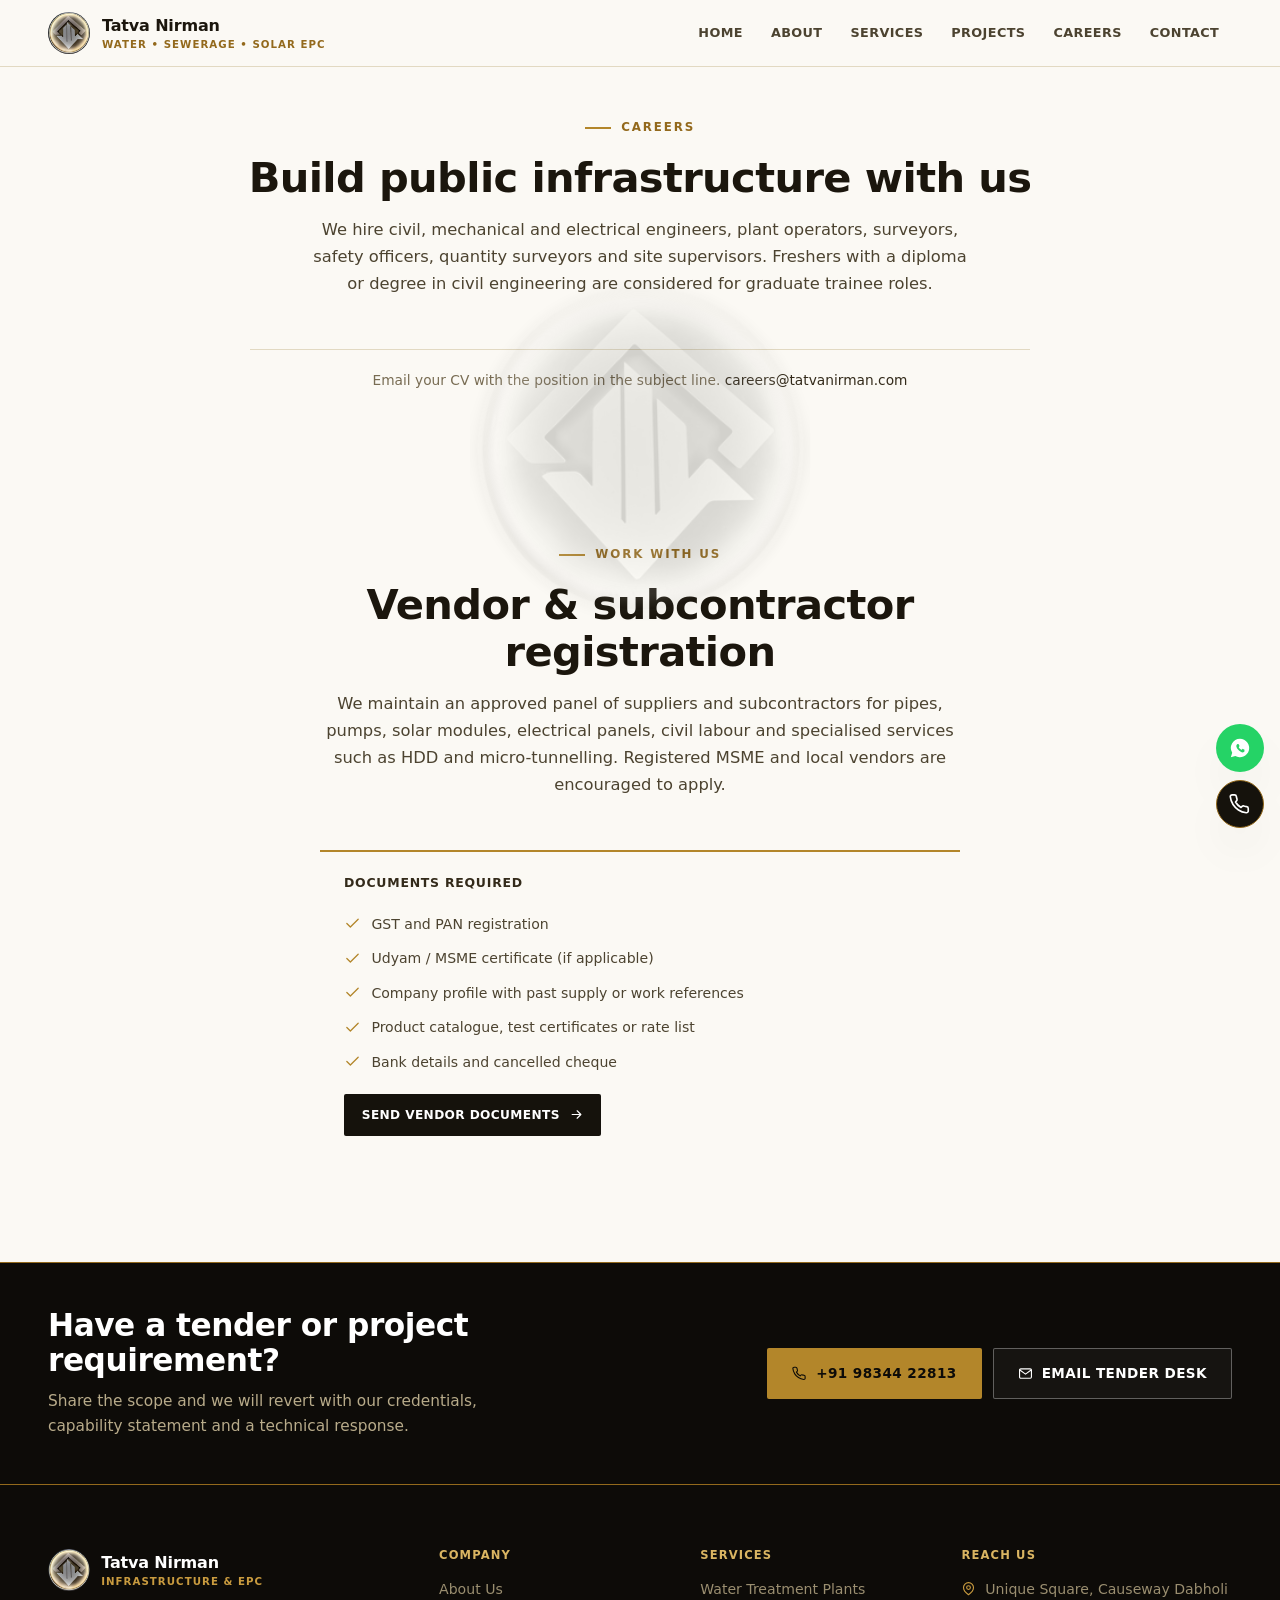
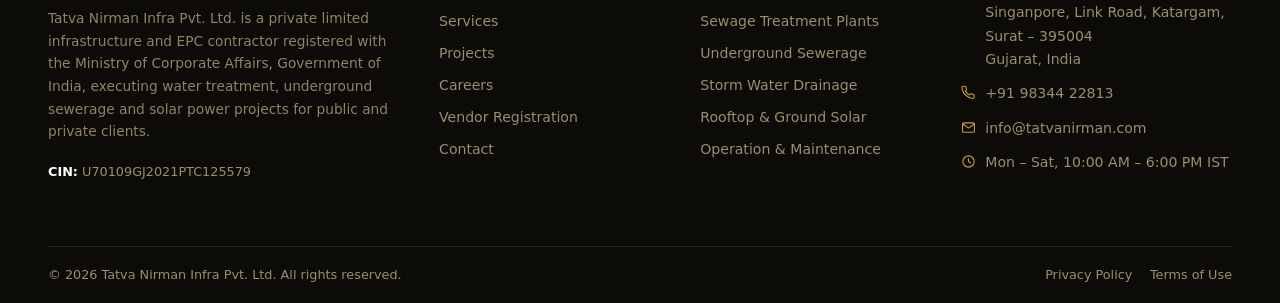
<file: careers.html>
<!DOCTYPE html>
<html lang="en-IN">
<head>
  <meta charset="utf-8">
  <meta name="viewport" content="width=device-width, initial-scale=1">
  <meta name="theme-color" content="#0E0C09">
  <meta name="robots" content="index, follow">
  <meta name="author" content="Tatva Nirman Infra Pvt. Ltd.">
  <title>Careers &amp; Vendor Registration | Tatva Nirman Infra Pvt. Ltd.</title>

  <!-- Favicon: your real logo -->
  <link rel="icon" type="image/png" href="assets/img/logo-round.png">

  <link rel="preconnect" href="https://api.fontshare.com">
  <link href="https://api.fontshare.com/v2/css?f[]=satoshi@300,301,400,401,500,501,700,701,900,901&display=swap" rel="stylesheet">
  <link rel="stylesheet" href="assets/css/styles.css">
</head>
<body>
  <div class="bg-watermark" aria-hidden="true"></div>
  <a class="skip-link" href="#main">Skip to main content</a>

  <!-- ==================================================================
       This page is filled in by assets/js/careers.js from the data in
       assets/js/content.js. To change wording, job openings or vendor
       requirements, edit content.js (or use admin.html).
       =================================================================== -->

  <header class="header" id="header"></header>

  <main id="main">
    <section class="section" id="careersJobs" aria-label="Careers"></section>
    <section class="section section--tint" id="vendors" aria-label="Vendor and subcontractor registration"></section>
    <section class="cta" id="cta" aria-label="Contact call to action"></section>
  </main>

  <footer class="footer" id="footer"></footer>
  <div class="fab" id="fab"></div>

  <!-- 1. Content (edit this)  2. Shared renderer  3. Page renderer -->
  <script src="assets/js/content.js"></script>
  <script src="assets/js/common.js"></script>
  <script src="assets/js/careers.js"></script>
</body>
</html>
</file>
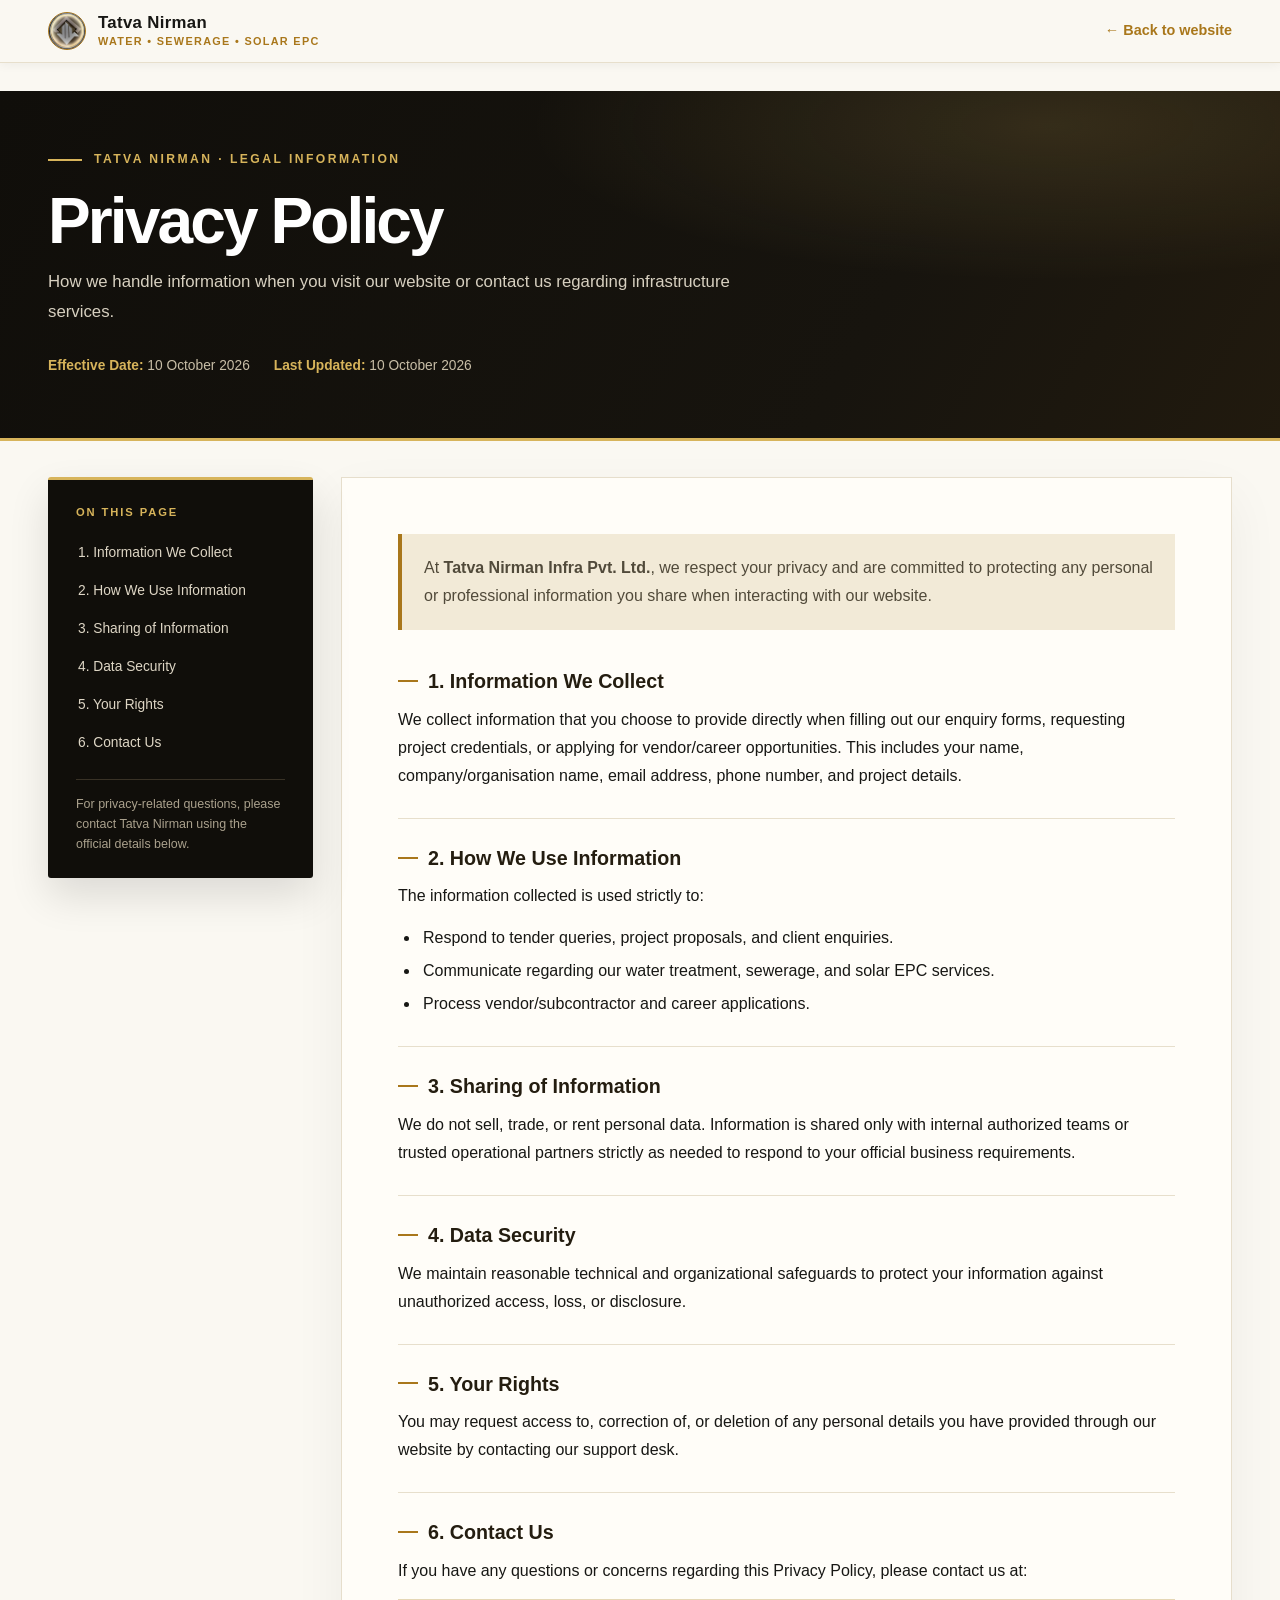
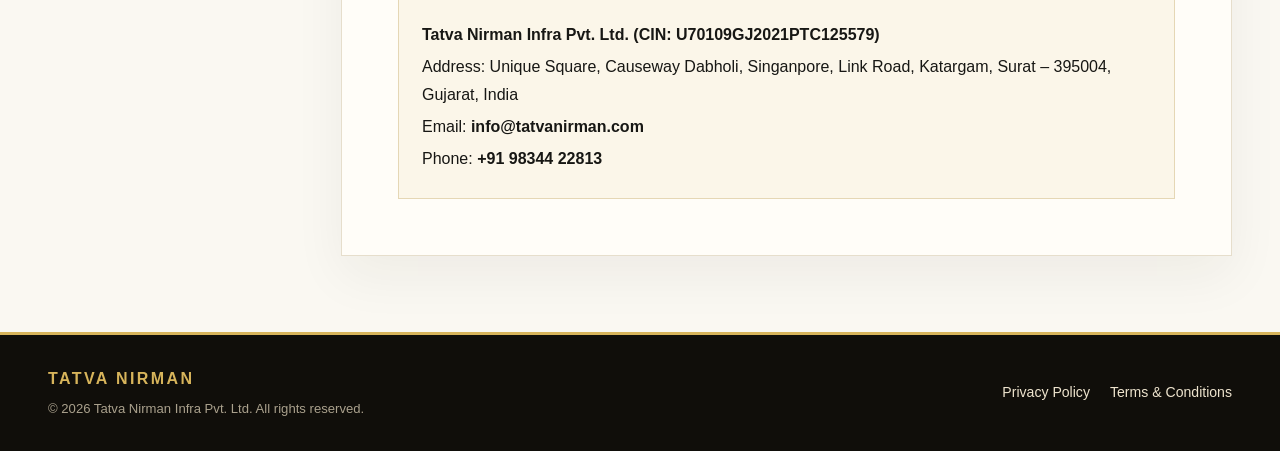
<file: privacy-policy.html>
<!DOCTYPE html>
<html lang="en">
<head>
  <meta charset="UTF-8">
  <meta name="viewport" content="width=device-width, initial-scale=1.0">
  <meta name="description" content="Privacy Policy for Tatva Nirman Infra Pvt. Ltd. explaining how we handle visitor and client information.">
  <title>Privacy Policy | Tatva Nirman Infra Pvt. Ltd.</title>

  <!-- Favicon -->
  <link rel="icon" type="image/png" href="assets/img/logo-round.png">

  <!-- Fonts -->
  <link rel="preconnect" href="https://api.fontshare.com">
  <link href="https://api.fontshare.com/v2/css?f[]=satoshi@300,301,400,401,500,501,700,701,900,901&display=swap" rel="stylesheet">

  <style>
:root {
  --black: #100e0a;
  --black-soft: #17140e;
  --gold: #d7b45b;
  --gold-deep: #a9771b;
  --cream: #faf8f2;
  --paper: #fffdf8;
  --ink: #171714;
  --muted: #706b5e;
  --line: #e7dfcc;
}
* { box-sizing: border-box; }
html { scroll-behavior: smooth; }
body {
  margin: 0; color: var(--ink); background: var(--cream);
  font-family: 'Satoshi', sans-serif; line-height: 1.75;
  -webkit-font-smoothing: antialiased;
}
a { color: #8a641c; text-underline-offset: 4px; }
a:hover { color: #5d4210; }

/* Sticky Header matching main site */
.site-header { 
  background: var(--cream); 
  border-bottom: 1px solid var(--line); 
  position: sticky; 
  top: 0; 
  z-index: 1000;
  box-shadow: 0 2px 10px rgba(0,0,0,0.05);
}
.header-inner {
  max-width: 1240px; margin: auto; padding: 12px 28px;
  display: flex; align-items: center; justify-content: space-between; gap: 20px;
}
.brand { display: flex; align-items: center; gap: 12px; text-decoration: none; color: var(--ink); }
.brand img {
  width: 38px; height: 38px; border-radius: 50%; object-fit: cover;
  border: 1px solid var(--gold-deep); background: #fff;
}
.brand-title { font-size: 1.05rem; font-weight: 800; letter-spacing: .02em; line-height: 1.1; color: var(--ink); }
.brand-sub { display: block; margin-top: 3px; color: var(--gold-deep); font-size: .68rem; letter-spacing: .12em; font-weight: 700; text-transform: uppercase; }
.back-link { color: var(--gold-deep); font-size: .9rem; text-decoration: none; font-weight: 700; }
.back-link:hover { color: #5d4210; }

.hero {
  background:
    radial-gradient(ellipse at 82% 10%, rgba(215,180,91,.15), transparent 35%),
    linear-gradient(120deg, #100e0a 0%, #17140e 68%, #211a0e 100%);
  color: #fff; border-bottom: 3px solid var(--gold);
}
.hero-inner { max-width: 1240px; margin: auto; padding: 50px 28px 60px; }
.eyebrow {
  color: var(--gold); text-transform: uppercase; letter-spacing: .2em;
  font-size: .76rem; font-weight: 800; display: flex; align-items: center; gap: 12px;
}
.eyebrow:before { content: ""; width: 34px; height: 2px; background: var(--gold); }
h1 {
  margin: 18px 0 12px; max-width: 850px; font-size: clamp(2.4rem, 5vw, 4.2rem);
  letter-spacing: -.045em; line-height: 1.05; font-weight: 800;
}
.hero-description { max-width: 720px; margin: 0; color: #d7d0c0; font-size: 1.05rem; }
.hero-meta { display: flex; flex-wrap: wrap; gap: 10px 24px; margin-top: 28px; color: #c8bea7; font-size: .86rem; }
.hero-meta strong { color: var(--gold); font-weight: 700; }

.layout {
  max-width: 1240px; 
  margin: 0 auto; 
  padding: 36px 28px 76px;
  display: grid; 
  grid-template-columns: 265px minmax(0, 1fr); 
  gap: 28px;
  align-items: start; 
  position: relative;
}
.sidebar {
  background: var(--black); color: #f7f1e2; border-top: 3px solid var(--gold);
  border-radius: 3px; padding: 23px 18px; position: sticky; top: 80px;
  box-shadow: 0 18px 40px rgba(0,0,0,.12);
}
.sidebar-label { margin: 0 10px 12px; color: var(--gold); font-size: .7rem; font-weight: 800; letter-spacing: .17em; text-transform: uppercase; }
.sidebar nav { display: grid; gap: 2px; }
.sidebar a { display: block; padding: 8px 10px; border-left: 2px solid transparent; color: #ded6c5; text-decoration: none; font-size: .86rem; line-height: 1.45; }
.sidebar a:hover { color: var(--gold); border-left-color: var(--gold); background: rgba(215,180,91,.08); }
.sidebar-note { margin: 18px 10px 0; padding-top: 15px; border-top: 1px solid #393226; color: #aaa18d; font-size: .78rem; line-height: 1.6; }
.content {
  min-width: 0; background: var(--paper); border: 1px solid #e6decc;
  padding: clamp(26px, 4.6vw, 56px); box-shadow: 0 20px 50px rgba(37,29,10,.055);
}
.content-intro {
  padding: 20px 22px; margin: 0 0 30px; background: #f2ead7;
  border-left: 4px solid var(--gold-deep); color: #514a3a;
}
section { scroll-margin-top: 80px; padding-top: 8px; margin-top: 28px; }
section + section { border-top: 1px solid var(--line); padding-top: 26px; }
h2 { margin: 0 0 10px; font-size: 1.23rem; line-height: 1.4; color: #241d10; }
h2:before { content: ""; display: inline-block; width: 20px; height: 2px; background: var(--gold-deep); vertical-align: middle; margin: 0 10px 4px 0; }
h3 { margin: 18px 0 6px; font-size: 1rem; color: #46371a; }
p { margin: 8px 0 14px; }
ul { padding-left: 22px; margin: 8px 0 16px; }
li { margin: 5px 0; padding-left: 3px; }
.contact-card { margin-top: 12px; padding: 21px 23px; border: 1px solid #e5d7b5; background: #fbf6e9; }
.contact-card p { margin: 4px 0; }
.site-footer { background: var(--black); color: #e4dcc9; border-top: 3px solid var(--gold); }
.footer-inner {
  max-width: 1240px; margin: auto; padding: 30px 28px;
  display: flex; align-items: center; justify-content: space-between; gap: 22px; flex-wrap: wrap;
}
.footer-brand { color: var(--gold); font-weight: 800; letter-spacing: .15em; }
.footer-copy { color: #aaa18d; font-size: .82rem; margin-top: 5px; }
.footer-links { display: flex; gap: 20px; flex-wrap: wrap; }
.footer-links a { color: #eee4ce; text-decoration: none; font-size: .88rem; }
.footer-links a:hover { color: var(--gold); }
@media (max-width: 880px) {
  .layout { grid-template-columns: 1fr; margin-top: 0; }
  .sidebar { position: static; }
  .sidebar nav { grid-template-columns: repeat(2, minmax(0, 1fr)); display: grid; }
  .hero-inner { padding-top: 40px; padding-bottom: 50px; }
}
@media (max-width: 560px) {
  .header-inner { padding: 10px 14px; }
  .brand img { width: 32px; height: 32px; }
  .brand-title { font-size: .92rem; }
  .brand-sub { font-size: .58rem; }
  .back-link { font-size: .8rem; }
  .hero-inner { padding: 36px 20px 42px; }
  .layout { padding: 20px 13px 44px; gap: 14px; }
  .content { padding: 25px 20px; }
  .sidebar nav { grid-template-columns: 1fr; }
  .footer-inner { padding: 25px 20px; }
}
</style>
</head>
<body>
  <header class="site-header">
    <div class="header-inner">
      <a class="brand" href="index.html" aria-label="Tatva Nirman home">
        <img src="assets/img/logo.jpg" alt="Tatva Nirman logo">
        <span class="brand-title">Tatva Nirman<span class="brand-sub">WATER • SEWERAGE • SOLAR EPC</span></span>
      </a>
      <a class="back-link" href="index.html">← Back to website</a>
    </div>
  </header>
  <section class="hero">
    <div class="hero-inner">
      <div class="eyebrow">Tatva Nirman · Legal Information</div>
      <h1>Privacy Policy</h1>
      <p class="hero-description">How we handle information when you visit our website or contact us regarding infrastructure services.</p>
      <div class="hero-meta"><span><strong>Effective Date:</strong> 10 October 2026</span><span><strong>Last Updated:</strong> 10 October 2026</span></div>
    </div>
  </section>
  <main class="layout">
    <aside class="sidebar">
      <p class="sidebar-label">On this page</p>
      <nav aria-label="Page contents">
        <a href="#information">1. Information We Collect</a>
        <a href="#use">2. How We Use Information</a>
        <a href="#sharing">3. Sharing of Information</a>
        <a href="#security">4. Data Security</a>
        <a href="#rights">5. Your Rights</a>
        <a href="#contact">6. Contact Us</a>
      </nav>
      <div class="sidebar-note">For privacy-related questions, please contact Tatva Nirman using the official details below.</div>
    </aside>
    <article class="content">
      <div class="content-intro">At <strong>Tatva Nirman Infra Pvt. Ltd.</strong>, we respect your privacy and are committed to protecting any personal or professional information you share when interacting with our website.</div>
      
      <section id="information">
        <h2>1. Information We Collect</h2>
        <p>We collect information that you choose to provide directly when filling out our enquiry forms, requesting project credentials, or applying for vendor/career opportunities. This includes your name, company/organisation name, email address, phone number, and project details.</p>
      </section>

      <section id="use">
        <h2>2. How We Use Information</h2>
        <p>The information collected is used strictly to:</p>
        <ul>
          <li>Respond to tender queries, project proposals, and client enquiries.</li>
          <li>Communicate regarding our water treatment, sewerage, and solar EPC services.</li>
          <li>Process vendor/subcontractor and career applications.</li>
        </ul>
      </section>

      <section id="sharing">
        <h2>3. Sharing of Information</h2>
        <p>We do not sell, trade, or rent personal data. Information is shared only with internal authorized teams or trusted operational partners strictly as needed to respond to your official business requirements.</p>
      </section>

      <section id="security">
        <h2>4. Data Security</h2>
        <p>We maintain reasonable technical and organizational safeguards to protect your information against unauthorized access, loss, or disclosure.</p>
      </section>

      <section id="rights">
        <h2>5. Your Rights</h2>
        <p>You may request access to, correction of, or deletion of any personal details you have provided through our website by contacting our support desk.</p>
      </section>

      <section id="contact">
        <h2>6. Contact Us</h2>
        <p>If you have any questions or concerns regarding this Privacy Policy, please contact us at:</p>
        <div class="contact-card">
          <strong>Tatva Nirman Infra Pvt. Ltd. (CIN: U70109GJ2021PTC125579)</strong><br>
          <p>Address: Unique Square, Causeway Dabholi, Singanpore, Link Road, Katargam, Surat – 395004, Gujarat, India</p>
          <p>Email: <strong>info@tatvanirman.com</strong></p>
          <p>Phone: <strong>+91 98344 22813</strong></p>
        </div>
      </section>
    </article>
  </main>
  <footer class="site-footer">
    <div class="footer-inner">
      <div><div class="footer-brand">TATVA NIRMAN</div><div class="footer-copy">© 2026 Tatva Nirman Infra Pvt. Ltd. All rights reserved.</div></div>
      <nav class="footer-links" aria-label="Legal links">
        <a href="privacy-policy.html">Privacy Policy</a>
        <a href="terms-and-conditions.html">Terms &amp; Conditions</a>
      </nav>
    </div>
  </footer>
</body>
</html>
</file>
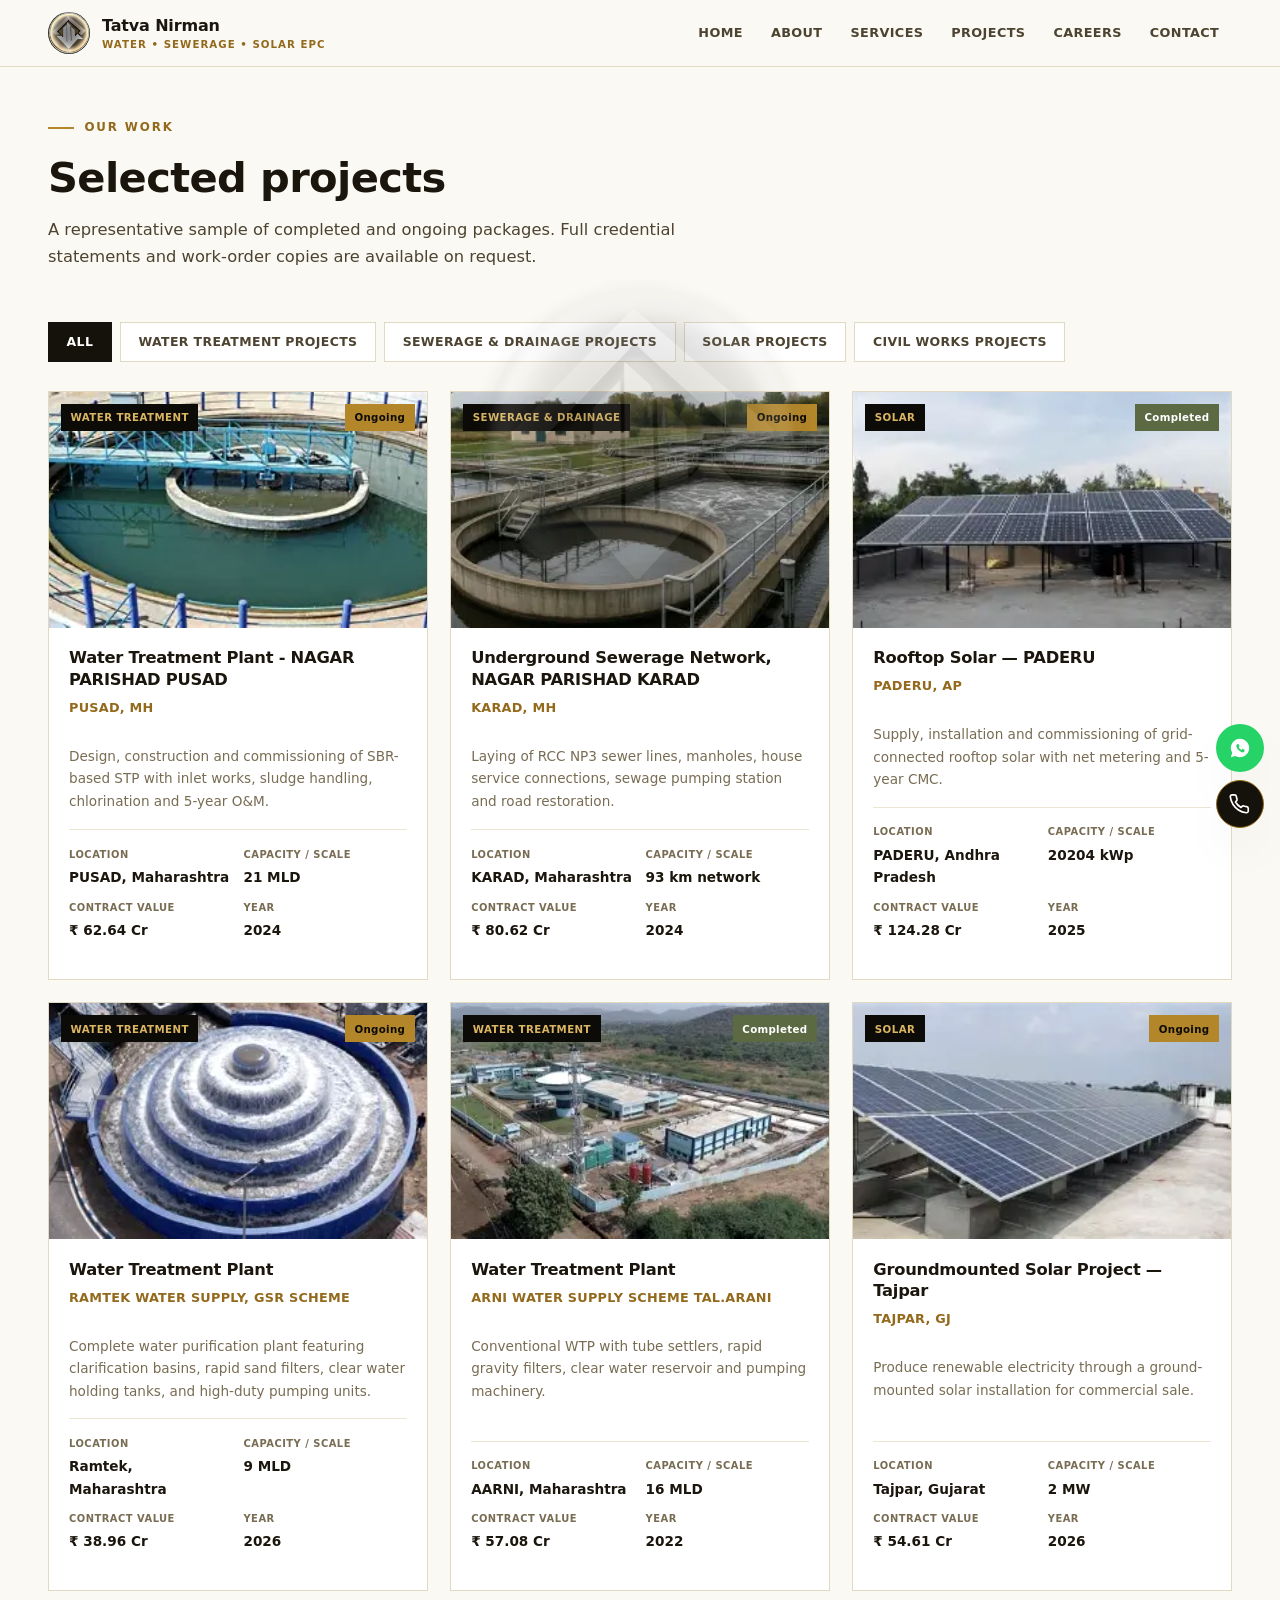
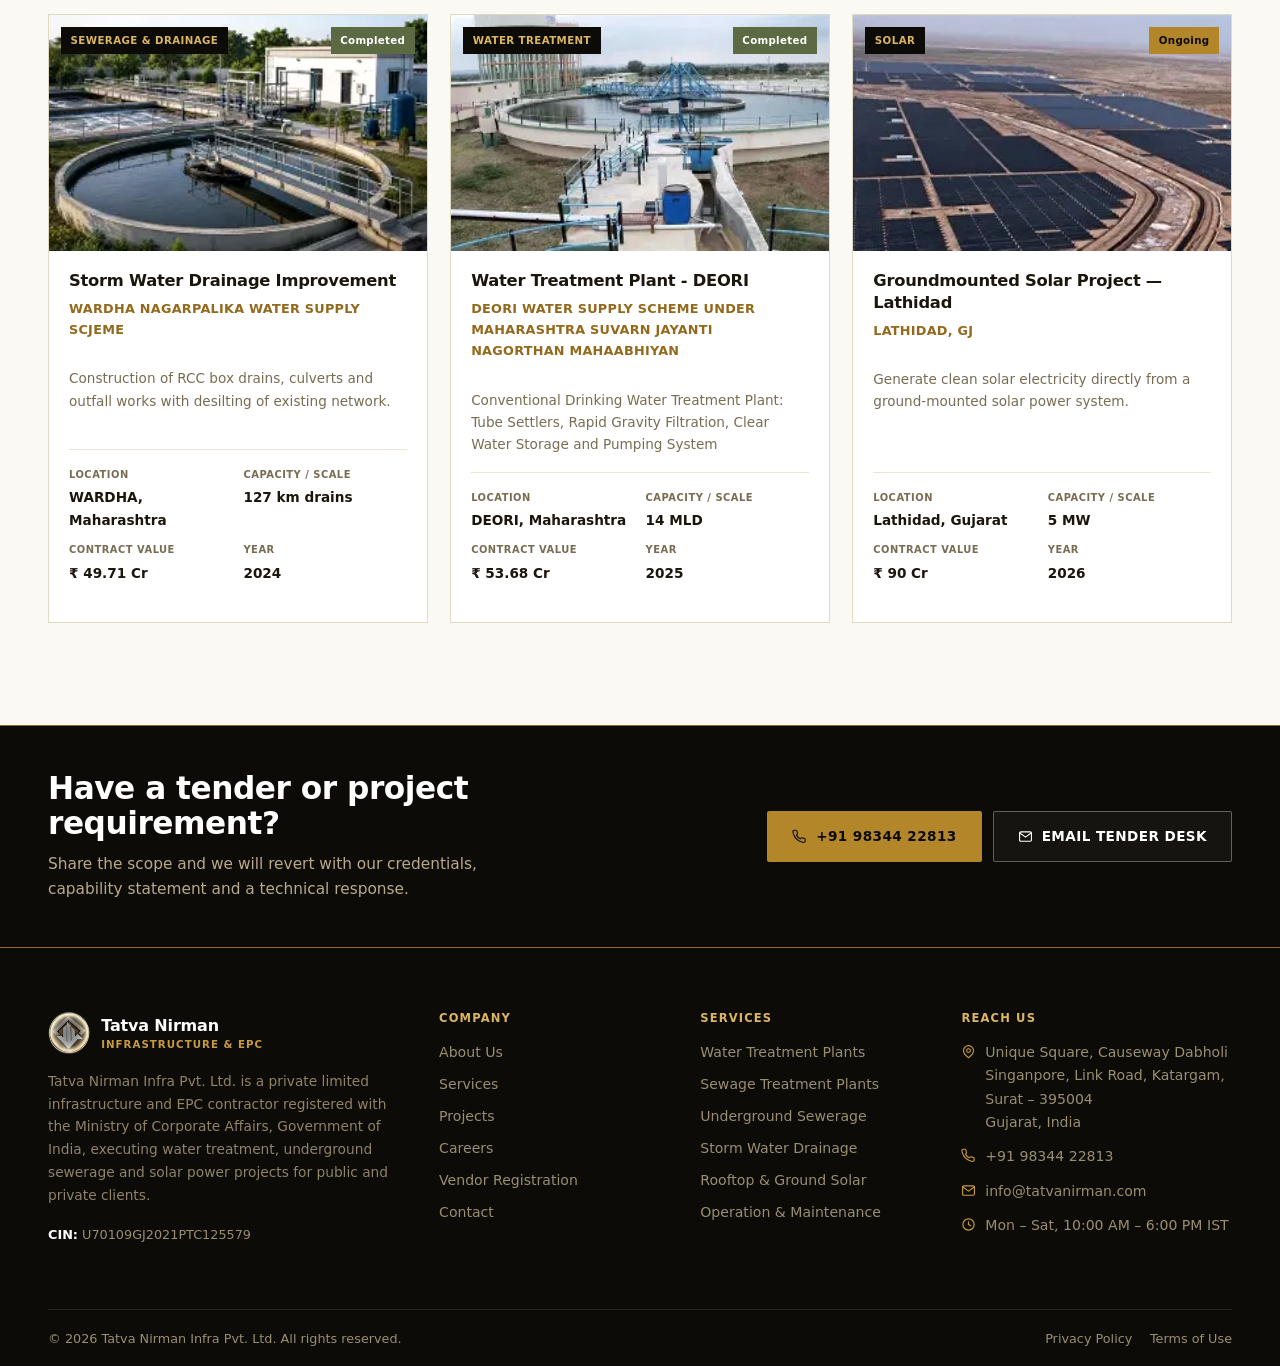
<file: projects.html>
<!DOCTYPE html>
<html lang="en-IN">
<head>
  <meta charset="utf-8">
  <meta name="viewport" content="width=device-width, initial-scale=1">
  <meta name="theme-color" content="#0E0C09">
  <meta name="robots" content="index, follow">
  <meta name="author" content="Tatva Nirman Infra Pvt. Ltd.">
  <title>Projects | Tatva Nirman Infra Pvt. Ltd.</title>

  <!-- Favicon: your real logo -->
  <link rel="icon" type="image/png" href="assets/img/logo-round.png">

  <link rel="preconnect" href="https://api.fontshare.com">
  <link href="https://api.fontshare.com/v2/css?f[]=satoshi@300,301,400,401,500,501,700,701,900,901&display=swap" rel="stylesheet">
  <link rel="stylesheet" href="assets/css/styles.css">
</head>
<body>
  <div class="bg-watermark" aria-hidden="true"></div>
  <a class="skip-link" href="#main">Skip to main content</a>

  <!-- ==================================================================
       This page is filled in by assets/js/projects.js from the data in
       assets/js/content.js. To change wording or add/edit projects, edit
       content.js (or use admin.html).
       =================================================================== -->

  <header class="header" id="header"></header>

  <main id="main">
    <section class="section" id="projectsPage" aria-label="All projects"></section>
    <section class="cta" id="cta" aria-label="Contact call to action"></section>
  </main>

  <footer class="footer" id="footer"></footer>
  <div class="fab" id="fab"></div>

  <!-- 1. Content (edit this)  2. Shared renderer  3. Page renderer -->
  <script src="assets/js/content.js"></script>
  <script src="assets/js/common.js"></script>
  <script src="assets/js/projects.js"></script>
</body>
</html>
</file>
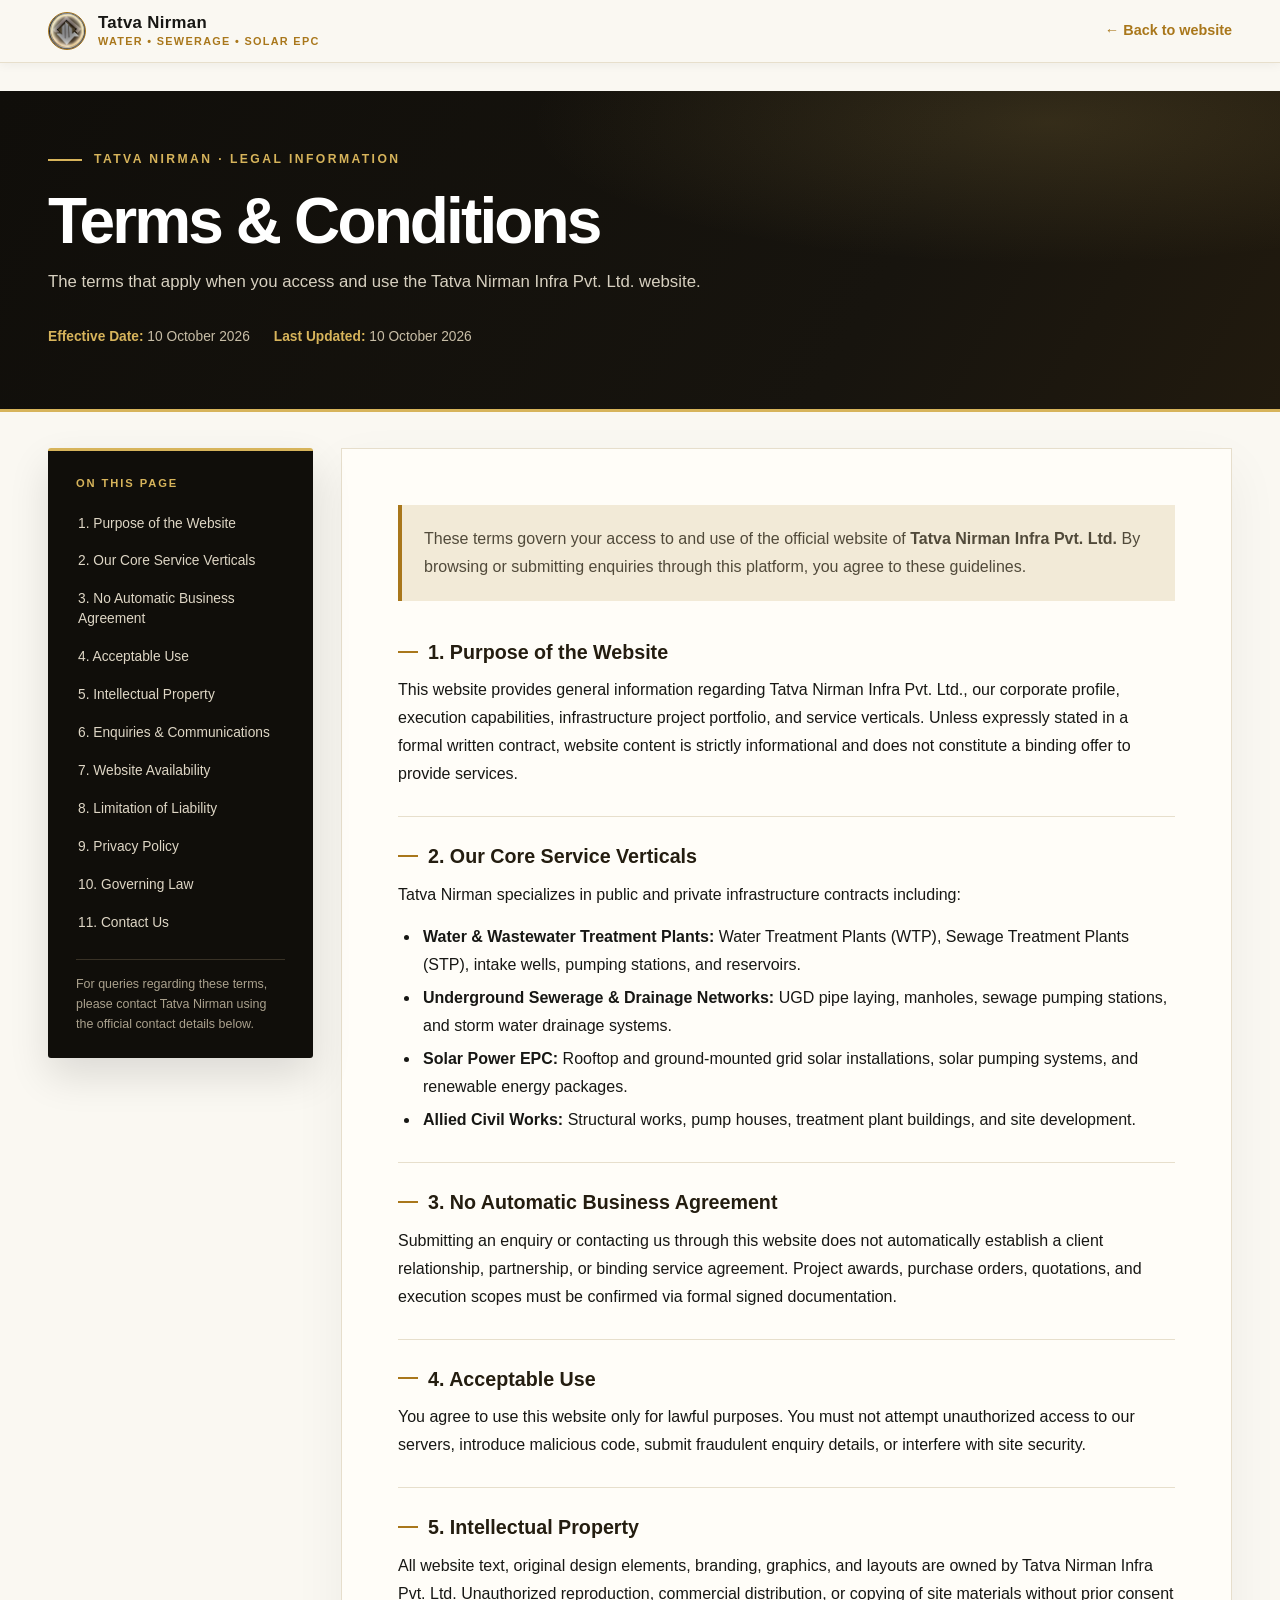
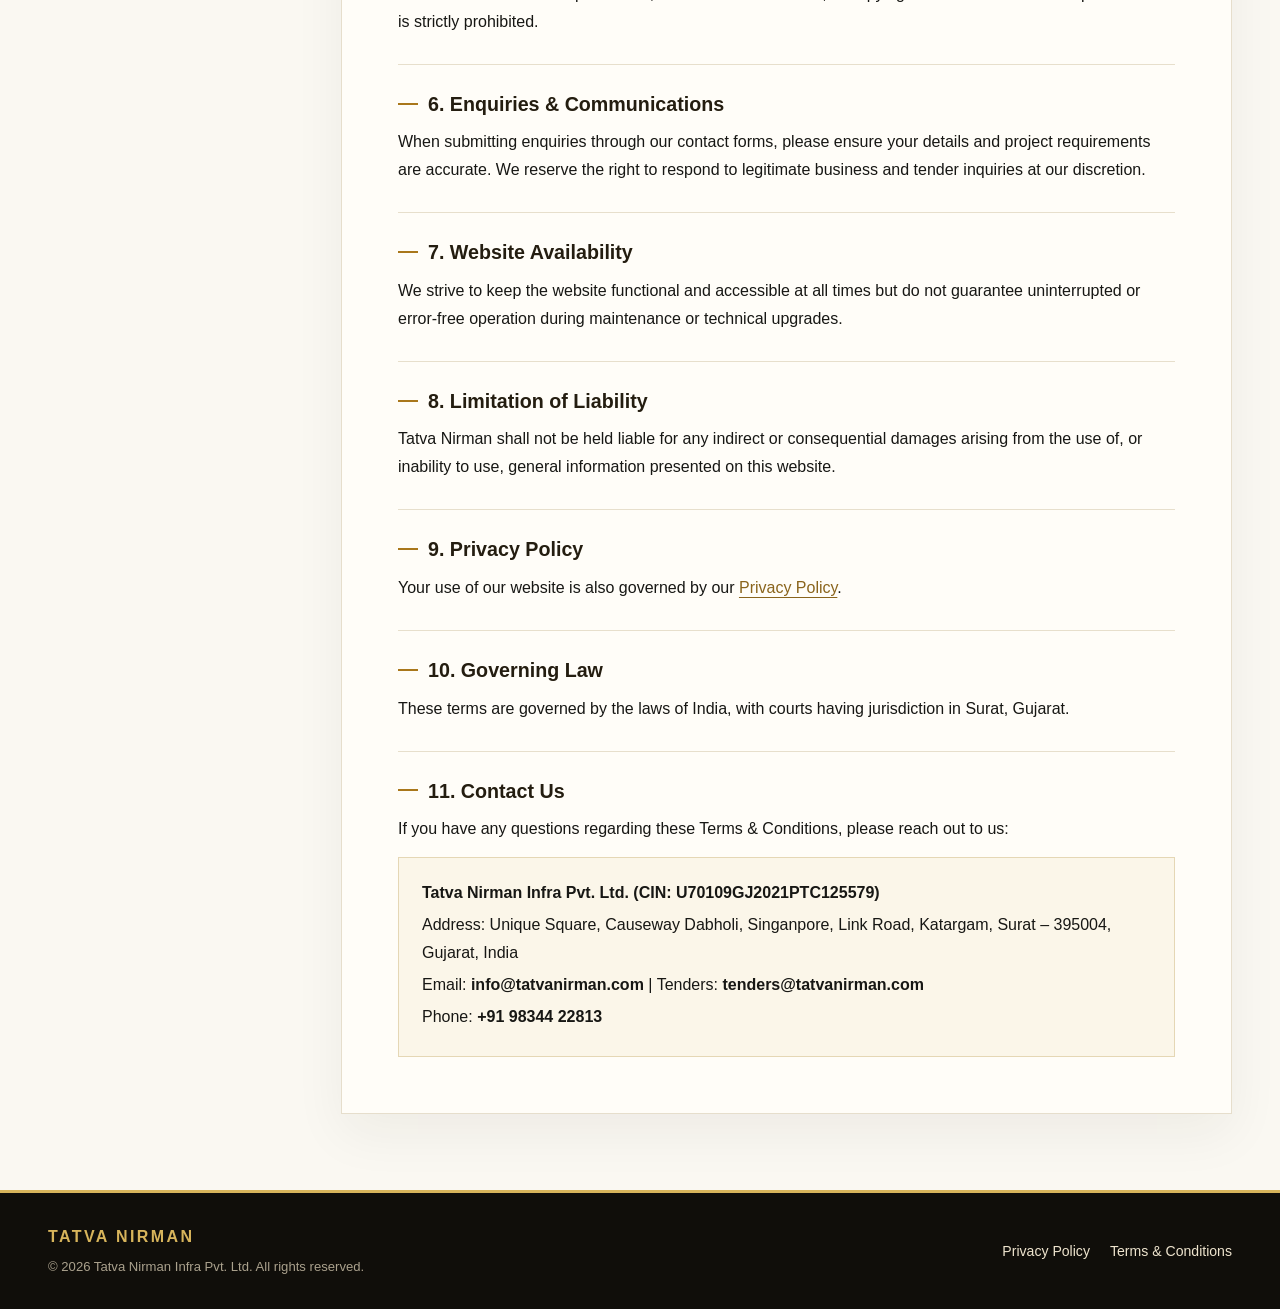
<file: terms-and-conditions.html>
<!DOCTYPE html>
<html lang="en">
<head>
  <meta charset="UTF-8">
  <meta name="viewport" content="width=device-width, initial-scale=1.0">
  <meta name="description" content="Terms and conditions for accessing and using the Tatva Nirman website.">
  <title>Terms &amp; Conditions | Tatva Nirman Infra Pvt. Ltd.</title>

  <!-- Favicon -->
  <link rel="icon" type="image/png" href="assets/img/logo-round.png">

  <!-- Fonts -->
  <link rel="preconnect" href="https://api.fontshare.com">
  <link href="https://api.fontshare.com/v2/css?f[]=satoshi@300,301,400,401,500,501,700,701,900,901&display=swap" rel="stylesheet">

  <style>
:root {
  --black: #100e0a;
  --black-soft: #17140e;
  --gold: #d7b45b;
  --gold-deep: #a9771b;
  --cream: #faf8f2;
  --paper: #fffdf8;
  --ink: #171714;
  --muted: #706b5e;
  --line: #e7dfcc;
}
* { box-sizing: border-box; }
html { scroll-behavior: smooth; }
body {
  margin: 0; color: var(--ink); background: var(--cream);
  font-family: 'Satoshi', sans-serif; line-height: 1.75;
  -webkit-font-smoothing: antialiased;
}
a { color: #8a641c; text-underline-offset: 4px; }
a:hover { color: #5d4210; }

/* Sticky Header matching main site */
.site-header { 
  background: var(--cream); 
  border-bottom: 1px solid var(--line); 
  position: sticky; 
  top: 0; 
  z-index: 1000;
  box-shadow: 0 2px 10px rgba(0,0,0,0.05);
}
.header-inner {
  max-width: 1240px; margin: auto; padding: 12px 28px;
  display: flex; align-items: center; justify-content: space-between; gap: 20px;
}
.brand { display: flex; align-items: center; gap: 12px; text-decoration: none; color: var(--ink); }
.brand img {
  width: 38px; height: 38px; border-radius: 50%; object-fit: cover;
  border: 1px solid var(--gold-deep); background: #fff;
}
.brand-title { font-size: 1.05rem; font-weight: 800; letter-spacing: .02em; line-height: 1.1; color: var(--ink); }
.brand-sub { display: block; margin-top: 3px; color: var(--gold-deep); font-size: .68rem; letter-spacing: .12em; font-weight: 700; text-transform: uppercase; }
.back-link { color: var(--gold-deep); font-size: .9rem; text-decoration: none; font-weight: 700; }
.back-link:hover { color: #5d4210; }

.hero {
  background:
    radial-gradient(ellipse at 82% 10%, rgba(215,180,91,.15), transparent 35%),
    linear-gradient(120deg, #100e0a 0%, #17140e 68%, #211a0e 100%);
  color: #fff; border-bottom: 3px solid var(--gold);
}
.hero-inner { max-width: 1240px; margin: auto; padding: 50px 28px 60px; }
.eyebrow {
  color: var(--gold); text-transform: uppercase; letter-spacing: .2em;
  font-size: .76rem; font-weight: 800; display: flex; align-items: center; gap: 12px;
}
.eyebrow:before { content: ""; width: 34px; height: 2px; background: var(--gold); }
h1 {
  margin: 18px 0 12px; max-width: 850px; font-size: clamp(2.4rem, 5vw, 4.2rem);
  letter-spacing: -.045em; line-height: 1.05; font-weight: 800;
}
.hero-description { max-width: 720px; margin: 0; color: #d7d0c0; font-size: 1.05rem; }
.hero-meta { display: flex; flex-wrap: wrap; gap: 10px 24px; margin-top: 28px; color: #c8bea7; font-size: .86rem; }
.hero-meta strong { color: var(--gold); font-weight: 700; }

.layout {
  max-width: 1240px; 
  margin: 0 auto; 
  padding: 36px 28px 76px;
  display: grid; 
  grid-template-columns: 265px minmax(0, 1fr); 
  gap: 28px;
  align-items: start; 
  position: relative;
}
.sidebar {
  background: var(--black); color: #f7f1e2; border-top: 3px solid var(--gold);
  border-radius: 3px; padding: 23px 18px; position: sticky; top: 80px;
  box-shadow: 0 18px 40px rgba(0,0,0,.12);
}
.sidebar-label { margin: 0 10px 12px; color: var(--gold); font-size: .7rem; font-weight: 800; letter-spacing: .17em; text-transform: uppercase; }
.sidebar nav { display: grid; gap: 2px; }
.sidebar a { display: block; padding: 8px 10px; border-left: 2px solid transparent; color: #ded6c5; text-decoration: none; font-size: .86rem; line-height: 1.45; }
.sidebar a:hover { color: var(--gold); border-left-color: var(--gold); background: rgba(215,180,91,.08); }
.sidebar-note { margin: 18px 10px 0; padding-top: 15px; border-top: 1px solid #393226; color: #aaa18d; font-size: .78rem; line-height: 1.6; }
.content {
  min-width: 0; background: var(--paper); border: 1px solid #e6decc;
  padding: clamp(26px, 4.6vw, 56px); box-shadow: 0 20px 50px rgba(37,29,10,.055);
}
.content-intro {
  padding: 20px 22px; margin: 0 0 30px; background: #f2ead7;
  border-left: 4px solid var(--gold-deep); color: #514a3a;
}
section { scroll-margin-top: 80px; padding-top: 8px; margin-top: 28px; }
section + section { border-top: 1px solid var(--line); padding-top: 26px; }
h2 { margin: 0 0 10px; font-size: 1.23rem; line-height: 1.4; color: #241d10; }
h2:before { content: ""; display: inline-block; width: 20px; height: 2px; background: var(--gold-deep); vertical-align: middle; margin: 0 10px 4px 0; }
h3 { margin: 18px 0 6px; font-size: 1rem; color: #46371a; }
p { margin: 8px 0 14px; }
ul { padding-left: 22px; margin: 8px 0 16px; }
li { margin: 5px 0; padding-left: 3px; }
.contact-card { margin-top: 12px; padding: 21px 23px; border: 1px solid #e5d7b5; background: #fbf6e9; }
.contact-card p { margin: 4px 0; }
.site-footer { background: var(--black); color: #e4dcc9; border-top: 3px solid var(--gold); }
.footer-inner {
  max-width: 1240px; margin: auto; padding: 30px 28px;
  display: flex; align-items: center; justify-content: space-between; gap: 22px; flex-wrap: wrap;
}
.footer-brand { color: var(--gold); font-weight: 800; letter-spacing: .15em; }
.footer-copy { color: #aaa18d; font-size: .82rem; margin-top: 5px; }
.footer-links { display: flex; gap: 20px; flex-wrap: wrap; }
.footer-links a { color: #eee4ce; text-decoration: none; font-size: .88rem; }
.footer-links a:hover { color: var(--gold); }
@media (max-width: 880px) {
  .layout { grid-template-columns: 1fr; margin-top: 0; }
  .sidebar { position: static; }
  .sidebar nav { grid-template-columns: repeat(2, minmax(0, 1fr)); display: grid; }
  .hero-inner { padding-top: 40px; padding-bottom: 50px; }
}
@media (max-width: 560px) {
  .header-inner { padding: 10px 14px; }
  .brand img { width: 32px; height: 32px; }
  .brand-title { font-size: .92rem; }
  .brand-sub { font-size: .58rem; }
  .back-link { font-size: .8rem; }
  .hero-inner { padding: 36px 20px 42px; }
  .layout { padding: 20px 13px 44px; gap: 14px; }
  .content { padding: 25px 20px; }
  .sidebar nav { grid-template-columns: 1fr; }
  .footer-inner { padding: 25px 20px; }
}
</style>
</head>
<body>
  <header class="site-header">
    <div class="header-inner">
      <a class="brand" href="index.html" aria-label="Tatva Nirman home">
        <img src="assets/img/logo.jpg" alt="Tatva Nirman logo">
        <span class="brand-title">Tatva Nirman<span class="brand-sub">WATER • SEWERAGE • SOLAR EPC</span></span>
      </a>
      <a class="back-link" href="index.html">← Back to website</a>
    </div>
  </header>
  <section class="hero">
    <div class="hero-inner">
      <div class="eyebrow">Tatva Nirman · Legal Information</div>
      <h1>Terms &amp; Conditions</h1>
      <p class="hero-description">The terms that apply when you access and use the Tatva Nirman Infra Pvt. Ltd. website.</p>
      <div class="hero-meta"><span><strong>Effective Date:</strong> 10 October 2026</span><span><strong>Last Updated:</strong> 10 October 2026</span></div>
    </div>
  </section>
  <main class="layout">
    <aside class="sidebar">
      <p class="sidebar-label">On this page</p>
      <nav aria-label="Page contents">
        <a href="#purpose">1. Purpose of the Website</a>
        <a href="#services">2. Our Core Service Verticals</a>
        <a href="#contract">3. No Automatic Business Agreement</a>
        <a href="#use">4. Acceptable Use</a>
        <a href="#ip">5. Intellectual Property</a>
        <a href="#enquiries">6. Enquiries &amp; Communications</a>
        <a href="#availability">7. Website Availability</a>
        <a href="#liability">8. Limitation of Liability</a>
        <a href="#privacy">9. Privacy Policy</a>
        <a href="#law">10. Governing Law</a>
        <a href="#contact">11. Contact Us</a>
      </nav>
      <div class="sidebar-note">For queries regarding these terms, please contact Tatva Nirman using the official contact details below.</div>
    </aside>
    <article class="content">
      <div class="content-intro">These terms govern your access to and use of the official website of <strong>Tatva Nirman Infra Pvt. Ltd.</strong> By browsing or submitting enquiries through this platform, you agree to these guidelines.</div>
      
      <section id="purpose">
        <h2>1. Purpose of the Website</h2>
        <p>This website provides general information regarding Tatva Nirman Infra Pvt. Ltd., our corporate profile, execution capabilities, infrastructure project portfolio, and service verticals. Unless expressly stated in a formal written contract, website content is strictly informational and does not constitute a binding offer to provide services.</p>
      </section>

      <section id="services">
        <h2>2. Our Core Service Verticals</h2>
        <p>Tatva Nirman specializes in public and private infrastructure contracts including:</p>
        <ul>
          <li><strong>Water &amp; Wastewater Treatment Plants:</strong> Water Treatment Plants (WTP), Sewage Treatment Plants (STP), intake wells, pumping stations, and reservoirs.</li>
          <li><strong>Underground Sewerage &amp; Drainage Networks:</strong> UGD pipe laying, manholes, sewage pumping stations, and storm water drainage systems.</li>
          <li><strong>Solar Power EPC:</strong> Rooftop and ground-mounted grid solar installations, solar pumping systems, and renewable energy packages.</li>
          <li><strong>Allied Civil Works:</strong> Structural works, pump houses, treatment plant buildings, and site development.</li>
        </ul>
      </section>

      <section id="contract">
        <h2>3. No Automatic Business Agreement</h2>
        <p>Submitting an enquiry or contacting us through this website does not automatically establish a client relationship, partnership, or binding service agreement. Project awards, purchase orders, quotations, and execution scopes must be confirmed via formal signed documentation.</p>
      </section>

      <section id="use">
        <h2>4. Acceptable Use</h2>
        <p>You agree to use this website only for lawful purposes. You must not attempt unauthorized access to our servers, introduce malicious code, submit fraudulent enquiry details, or interfere with site security.</p>
      </section>

      <section id="ip">
        <h2>5. Intellectual Property</h2>
        <p>All website text, original design elements, branding, graphics, and layouts are owned by Tatva Nirman Infra Pvt. Ltd. Unauthorized reproduction, commercial distribution, or copying of site materials without prior consent is strictly prohibited.</p>
      </section>

      <section id="enquiries">
        <h2>6. Enquiries &amp; Communications</h2>
        <p>When submitting enquiries through our contact forms, please ensure your details and project requirements are accurate. We reserve the right to respond to legitimate business and tender inquiries at our discretion.</p>
      </section>

      <section id="availability">
        <h2>7. Website Availability</h2>
        <p>We strive to keep the website functional and accessible at all times but do not guarantee uninterrupted or error-free operation during maintenance or technical upgrades.</p>
      </section>

      <section id="liability">
        <h2>8. Limitation of Liability</h2>
        <p>Tatva Nirman shall not be held liable for any indirect or consequential damages arising from the use of, or inability to use, general information presented on this website.</p>
      </section>

      <section id="privacy">
        <h2>9. Privacy Policy</h2>
        <p>Your use of our website is also governed by our <a href="privacy-policy.html">Privacy Policy</a>.</p>
      </section>

      <section id="law">
        <h2>10. Governing Law</h2>
        <p>These terms are governed by the laws of India, with courts having jurisdiction in Surat, Gujarat.</p>
      </section>

      <section id="contact">
        <h2>11. Contact Us</h2>
        <p>If you have any questions regarding these Terms &amp; Conditions, please reach out to us:</p>
        <div class="contact-card">
          <strong>Tatva Nirman Infra Pvt. Ltd. (CIN: U70109GJ2021PTC125579)</strong><br>
          <p>Address: Unique Square, Causeway Dabholi, Singanpore, Link Road, Katargam, Surat – 395004, Gujarat, India</p>
          <p>Email: <strong>info@tatvanirman.com</strong> | Tenders: <strong>tenders@tatvanirman.com</strong></p>
          <p>Phone: <strong>+91 98344 22813</strong></p>
        </div>
      </section>
    </article>
  </main>
  <footer class="site-footer">
    <div class="footer-inner">
      <div><div class="footer-brand">TATVA NIRMAN</div><div class="footer-copy">© 2026 Tatva Nirman Infra Pvt. Ltd. All rights reserved.</div></div>
      <nav class="footer-links" aria-label="Legal links">
        <a href="privacy-policy.html">Privacy Policy</a>
        <a href="terms-and-conditions.html">Terms &amp; Conditions</a>
      </nav>
    </div>
  </footer>
</body>
</html>
</file>
<file: assets/css/styles.css>
/* ==========================================================================
   Tatva Nirman Infra Pvt. Ltd. — Stylesheet
   Premium infrastructure / EPC design language: editorial grid, hairline
   rules over boxed cards, sharp architectural corners, ghost numerals,
   deep ink + refined gold. Class names are kept 1:1 with assets/js/app.js —
   this file is safe to edit freely without touching the renderer.
   ========================================================================== */

:root{
  /* --- palette: deep ink + refined gold, warm paper (not stark white) --- */
  --ink-950:#0d0b08;
  --ink-900:#15120c;
  --ink-800:#211b12;
  --ink-700:#332a1a;
  --ink-600:#4a3d24;
  --ink-100:#eee7d6;
  --ink-50:#f7f3e9;

  --gold-800:#7a5714;
  --gold-700:#93691c;
  --gold-600:#b3862a;
  --gold-500:#c99b3f;
  --gold-400:#dab562;
  --gold-100:#f3e6c4;

  --eco-600:#5c6a44;
  --eco-100:#e7ead9;

  --ink:#1b160d;
  --ink-2:#4c4330;
  --ink-3:#786c53;
  --line:#e2d9c2;
  --line-2:#ece5d3;
  --bg:#fbf9f4;
  --bg-2:#fbf9f4;
  --bg-3:#eee6d3;
  --white:#fff;

  /* sharp, architectural corners — not soft/roundy */
  --radius:3px;
  --radius-sm:2px;
  --radius-lg:4px;
  --shadow-sm:0 1px 2px rgba(13,11,8,.05);
  --shadow:0 10px 24px -10px rgba(13,11,8,.18);
  --shadow-lg:0 24px 48px -16px rgba(13,11,8,.28);

  /* --container:1280px; */
  --container:100%;
  --gutter:clamp(1.1rem,4vw,3rem);
  --section-y:clamp(4.4rem,8vw,7.4rem);

  --display:"Satoshi",var(--sans);
  --sans:"Satoshi",system-ui,-apple-system,"Helvetica Neue",Arial,sans-serif;
  --label:var(--display);
  --mono:var(--sans);
}

*,*::before,*::after{box-sizing:border-box}
html{-webkit-text-size-adjust:100%;scroll-behavior:smooth;scroll-padding-top:88px}
body{
  margin:0;font-family:var(--sans);color:var(--ink);background:var(--bg);
  font-size:16px;line-height:1.65;-webkit-font-smoothing:antialiased;overflow-x:hidden;
}

/* Site-wide logo watermark: one fixed, centred mark that stays in view as
   you scroll (so it reads on every section) instead of a repeating tile.
   logo-watermark.png is a grayscale, alpha-masked crop of the logo (see
   assets/img/) so its edges fade out cleanly with no hard square edge. */
/* .bg-watermark{ */
  /* content:""; */
  /* position:fixed; */
  /* inset:0; */
  /* z-index:500; */
  /* pointer-events:none; */
  /* background-image:url("../img/logo-watermark.png"); */
  /* background-repeat:no-repeat; */
  /* background-size:min(560px,58vmin); */
  /* background-position:center; */
  /* opacity:.16; */
/* } */

.bg-watermark {
  content: "";
  position: fixed;
  inset: 0;               /* Restored to keep the watermark visible */
  width: 100%;
  height: 100vh;          /* Fallback for older browsers */
  height: 100svh;         /* Locks the height so scrolling doesn't make it jump */
  z-index: 500;
  pointer-events: none;
  background-image: url("../img/logo-watermark.png");
  background-repeat: no-repeat;
  background-size: min(560px, 58vmin);
  background-position: center;
  opacity: .16;
}
@media (max-width:640px){
  .bg-watermark{background-size:min(340px,68vmin)}
}
img{max-width:100%;height:auto;display:block}
svg{width:1.15em;height:1.15em;flex:none;display:inline-block;vertical-align:middle}
a{color:var(--ink-700);text-decoration:none}
a:hover{color:var(--gold-700)}
ul{margin:0;padding:0;list-style:none}
button{font:inherit;cursor:pointer}
h1,h2,h3,h4{margin:0;line-height:1.14;letter-spacing:-.015em;font-weight:750;font-family:var(--display)}
p{margin:0 0 1rem}
p:last-child{margin-bottom:0}
:focus-visible{outline:2px solid var(--gold-600);outline-offset:2px;border-radius:2px}
@media (prefers-reduced-motion:reduce){*{animation:none!important;transition:none!important;scroll-behavior:auto!important}}

.container{width:100%;max-width:var(--container);margin-inline:auto;padding-inline:var(--gutter)}
.section{padding-top:clamp(2rem,3.4vw,3.2rem);padding-bottom:var(--section-y)}
.section--tint{background:var(--bg-2)}
.skip-link{position:absolute;left:-9999px;top:0;z-index:200;background:var(--ink-900);color:#fff;padding:.8rem 1.2rem}
.skip-link:focus{left:0}

/* ---------- eyebrow: numbered label + rule, not a pill ---------- */
.eyebrow{
  display:inline-flex;align-items:center;gap:.65rem;
  font-family:var(--label);font-size:.74rem;font-weight:700;letter-spacing:.16em;text-transform:uppercase;
  color:var(--gold-700);margin-bottom:1rem;
}
.eyebrow::before{content:"";width:26px;height:1.5px;background:var(--gold-600);flex:none}

.section-head{max-width:820px;margin-bottom:clamp(2.2rem,4vw,3.4rem)}
.section-head--center{margin-inline:auto;text-align:center}
.section-head--center .eyebrow{justify-content:center}
.section-head h2{font-size:clamp(1.7rem,3.4vw,2.6rem)}
.section-head .sub{margin-top:1rem;color:var(--ink-2);font-size:1.02rem;max-width:64ch}
.section-head--center .sub{margin-inline:auto}

/* ---------- 404 page ---------- */
.notfound{min-height:60vh;display:flex;align-items:center}
.notfound__in{max-width:640px;margin-inline:auto;text-align:center}
.notfound__code{display:block;font-family:var(--display);font-weight:900;font-size:clamp(4.5rem,14vw,8rem);
  line-height:1;color:var(--bg-3);letter-spacing:-.03em;margin-bottom:.5rem}
.notfound h1{font-size:clamp(1.6rem,3.2vw,2.3rem);margin-bottom:.9rem}
.notfound p{color:var(--ink-2);font-size:1.02rem;max-width:48ch;margin-inline:auto}
.notfound__actions{margin-top:2rem;display:flex;flex-wrap:wrap;gap:.7rem;justify-content:center}

/* ---------- buttons: squared, confident ---------- */
.btn{
  display:inline-flex;align-items:center;justify-content:center;gap:.55rem;
  padding:.85rem 1.5rem;border-radius:var(--radius-sm);border:1.5px solid transparent;
  font-family:var(--label);font-weight:650;font-size:.85rem;letter-spacing:.03em;text-transform:uppercase;
  transition:background .15s ease,color .15s ease,border-color .15s ease,transform .15s ease;
  white-space:nowrap;
}
.btn--primary{background:var(--ink-900);color:#fff}
.btn--primary:hover{background:var(--ink-700);color:#fff}
.btn--accent{background:var(--gold-600);color:var(--ink-950)}
.btn--accent:hover{background:var(--gold-500);color:var(--ink-950);transform:translateY(-1px)}
.btn--ghost{border-color:var(--line);background:transparent;color:var(--ink)}
.btn--ghost:hover{border-color:var(--ink-700);color:var(--ink-900)}
.btn--onDark{border-color:rgba(255,255,255,.32);color:#fff;background:rgba(255,255,255,.04)}
.btn--onDark:hover{background:rgba(255,255,255,.12);border-color:rgba(255,255,255,.5)}
.btn--sm{padding:.62rem 1.05rem;font-size:.76rem}
.btn--block{width:100%}
.btn svg{width:15px;height:15px}

/* ==========================================================================
   HEADER
   ========================================================================== */
.topbar{background:var(--ink-950);color:#b9ab8a;font-size:.78rem;border-bottom:1px solid rgba(255,255,255,.06)}
.topbar__in{display:flex;align-items:center;justify-content:space-between;gap:1rem;padding-block:.55rem;flex-wrap:wrap}
.topbar__list{display:flex;gap:1.4rem;flex-wrap:wrap;align-items:center}
.topbar a{color:#c9bd9e}
.topbar a:hover{color:var(--gold-400)}
.topbar__item{display:inline-flex;align-items:center;gap:.45rem}
.topbar__item svg{width:13px;height:13px;flex:none;opacity:.85}
.topbar__social{display:flex;gap:.55rem}
.topbar__social a{display:grid;place-items:center;width:24px;height:24px;border:1px solid rgba(255,255,255,.16);border-radius:2px}
.topbar__social a:hover{border-color:var(--gold-500);background:rgba(201,155,63,.12)}
.topbar__social svg{width:12px;height:12px}
@media (max-width:820px){.topbar__in{justify-content:center;text-align:center}}

.header{position:sticky;top:0;z-index:100;background:rgba(251,249,244,.96);backdrop-filter:blur(10px);border-bottom:1px solid var(--line);transition:box-shadow .2s ease}
.header.is-stuck{box-shadow:0 8px 20px -14px rgba(13,11,8,.35)}
.header__in{display:flex;align-items:center;gap:1.4rem;padding-block:.75rem}

.brand{display:flex;align-items:center;gap:.75rem;flex:none;color:var(--ink)}
.brand__mark{width:42px;height:42px;flex:none;border-radius:var(--radius-sm);display:grid;place-items:center;background:var(--ink-900);color:var(--gold-400);font-family:var(--display);font-weight:800;font-size:.92rem;border:1px solid var(--ink-700)}
.brand__mark img{width:100%;height:100%;object-fit:cover;border-radius:var(--radius-sm)}
.brand__logoImg{height:42px;width:42px;object-fit:cover;border-radius:50%;
  -webkit-user-select:none;user-select:none;-webkit-user-drag:none;pointer-events:none}
.brand__text{display:flex;flex-direction:column;line-height:1.2}
.brand__name{font-family:var(--display);font-weight:700;font-size:1rem;letter-spacing:-.01em;color:var(--ink)}
.brand__sub{font-size:.64rem;letter-spacing:.1em;text-transform:uppercase;color:var(--gold-700);font-weight:700;margin-top:.15rem}

.nav{margin-left:auto;display:flex;align-items:center;gap:.15rem}
.nav a{padding:.6rem .8rem;font-family:var(--label);font-size:.8rem;font-weight:650;letter-spacing:.03em;text-transform:uppercase;color:var(--ink-2);position:relative;transition:color .15s ease}
.nav a:hover{color:var(--ink-900)}
.nav a.is-active{color:var(--ink-900)}
.nav a.is-active::after{content:"";position:absolute;left:.8rem;right:.8rem;bottom:.3rem;height:2px;background:var(--gold-600)}

.nav-toggle{display:none;margin-left:auto;width:42px;height:42px;border:1px solid var(--line);background:#fff;border-radius:var(--radius-sm);place-items:center}
.nav-toggle span{display:block;width:18px;height:2px;background:var(--ink);position:relative;transition:transform .2s ease,opacity .2s}
.nav-toggle span::before,.nav-toggle span::after{content:"";position:absolute;left:0;width:18px;height:2px;background:var(--ink);transition:transform .2s ease}
.nav-toggle span::before{top:-6px}
.nav-toggle span::after{top:6px}
.nav-toggle[aria-expanded="true"] span{background:transparent}
.nav-toggle[aria-expanded="true"] span::before{transform:translateY(6px) rotate(45deg)}
.nav-toggle[aria-expanded="true"] span::after{transform:translateY(-6px) rotate(-45deg)}
@media (max-width:1040px){
  .nav-toggle{display:grid}
  .nav{display:none}
  .header.is-open .nav{display:flex;flex-direction:column;align-items:stretch;gap:0;position:absolute;left:0;right:0;top:100%;background:#fff;border-bottom:1px solid var(--line);padding:.6rem var(--gutter) 1.2rem;box-shadow:var(--shadow-lg)}
  .header.is-open .nav a{padding:.85rem .4rem;border-bottom:1px solid var(--line-2)}
  .header.is-open .nav a.is-active::after{display:none}
}

/* ==========================================================================
   HERO — full-bleed, moody duotone image, asymmetric editorial block
   ========================================================================== */
.hero{position:relative;background:var(--ink-950);color:#e4dcc7;overflow:hidden;min-height:min(84vh,680px);display:flex;align-items:flex-end}
.hero__bgs{position:absolute;inset:0}
.hero__bg{position:absolute;inset:0;opacity:0;transition:opacity 1.1s ease;filter:grayscale(.35) contrast(1.08) brightness(.8)}
.hero__bg.is-active{opacity:1}
.hero__bg img{width:100%;height:100%;object-fit:cover}
.hero__bg .ph{position:absolute;inset:0}
.hero__scrim{
  position:absolute;inset:0;
  background:
    linear-gradient(0deg,rgba(9,7,5,.97) 15%,rgba(9,7,5,.8) 60%,rgba(9,7,5,.55) 100%),
    linear-gradient(90deg,rgba(9,7,5,.8) 0%,rgba(9,7,5,.3) 46%,rgba(9,7,5,.05) 70%);
}
.hero__in{position:relative;padding-block:clamp(3.4rem,7vw,5rem) clamp(3.2rem,6vw,4.2rem);max-width:680px;width:100%}
/* All slides share one grid cell, so the row is always sized to the
   tallest slide — the crossfade never changes the hero's height. */
.hero__slidetext{position:relative;display:grid}
.hero__slide{grid-area:1/1;opacity:0;transition:opacity .5s ease;pointer-events:none}
.hero__slide.is-active{opacity:1;pointer-events:auto}
.hero__eyebrow{display:inline-flex;align-items:center;gap:.6rem;font-family:var(--label);color:var(--gold-400);font-size:.76rem;font-weight:700;letter-spacing:.14em;text-transform:uppercase;margin-bottom:1.3rem}
.hero__eyebrow::before{content:"";width:30px;height:1.5px;background:var(--gold-500)}
.hero h1{font-size:clamp(2rem,4.6vw,3.4rem);color:#fff;font-weight:800;letter-spacing:-.02em}
.hero__sub{margin-top:1.15rem;font-size:1.03rem;color:#e4dcc7;max-width:54ch;text-shadow:0 2px 10px rgba(0,0,0,.55)}
.hero__list{margin-top:1.6rem;display:grid;gap:.65rem;border-top:1px solid rgba(255,255,255,.14);padding-top:1.3rem}
.hero__list li{display:flex;gap:.65rem;align-items:flex-start;font-size:.88rem;color:#d9cfb4}
.hero__list svg{width:16px;height:16px;flex:none;margin-top:.15rem;color:var(--gold-500)}
.hero__actions{margin-top:1.9rem;display:flex;gap:.75rem;flex-wrap:wrap}
.hero__dots{display:flex;gap:.5rem;margin-top:1.8rem}
.hero__dot{width:22px;height:2px;background:rgba(255,255,255,.28);border:none;padding:0;transition:background .2s ease,width .2s ease}
.hero__dot.is-active{background:var(--gold-500);width:34px}

/* ---------- stats: dark panel, overlaps the hero's bottom edge ---------- */
.stats--overlap{margin-top:clamp(-3.6rem,-6vw,-2.6rem);position:relative;z-index:2}

/* placeholder for missing images */
.ph{width:100%;height:100%;display:grid;place-items:center;align-content:center;gap:.5rem;background:linear-gradient(135deg,var(--ink-100),var(--bg-3));color:var(--ink-700);text-align:center;padding:1.5rem}
.ph svg{width:38px;height:38px;opacity:.45}
.ph em{font-style:normal;font-family:var(--label);font-size:.7rem;letter-spacing:.08em;text-transform:uppercase;font-weight:700;opacity:.65}
.project__media .ph,.map .ph{position:absolute;inset:0}
.map{position:relative}

/* ---------- client wall ---------- */
.clientwall{background:var(--ink-950);padding-block:calc(var(--section-y) * .62)}
.clientwall .eyebrow{color:var(--gold-400)}
.clientwall .eyebrow::before{background:var(--gold-400)}
.clientwall h2{color:#fff;font-size:clamp(1.15rem,2.2vw,1.5rem)}

/* ---------- trust strip ---------- */
.trust{background:var(--ink-900);border-top:1px solid rgba(255,255,255,.08);border-bottom:1px solid rgba(255,255,255,.08)}
.trust__in{display:flex;flex-wrap:wrap;align-items:center;gap:.9rem 2.4rem;padding-block:1.1rem}
.trust__label{font-family:var(--label);font-size:.68rem;letter-spacing:.12em;text-transform:uppercase;font-weight:700;color:var(--gold-500)}
.trust__item{display:flex;flex-direction:column;line-height:1.35;padding-left:1.2rem;border-left:1px solid rgba(255,255,255,.14)}
.trust__item dt{font-family:var(--label);font-size:.62rem;letter-spacing:.08em;text-transform:uppercase;color:#8a7c5c;font-weight:650}
.trust__item dd{margin:0;font-size:.9rem;font-weight:650;color:#fff}

/* ---------- stats: dark divided row, gold numerals ---------- */
.stats{display:grid;grid-template-columns:repeat(auto-fit,minmax(150px,1fr));background:var(--ink-950);border:1px solid var(--ink-800);border-top:2px solid var(--gold-600);border-radius:var(--radius);overflow:hidden;box-shadow:var(--shadow-lg)}
.stat{padding:1.9rem 1.15rem 1.6rem;text-align:center;border-left:1px solid rgba(255,255,255,.08)}
.stat:first-child{border-left:none}
.stat b{display:block;font-family:var(--display);font-size:clamp(1.7rem,2.8vw,2.3rem);color:var(--gold-400);font-weight:800;letter-spacing:-.01em}
.stat__label{display:block;margin-top:.5rem;font-size:.78rem;color:#a99e83;font-weight:550;line-height:1.4}

/* ==========================================================================
   ABOUT
   ========================================================================== */
.about__grid{display:grid;grid-template-columns:1.02fr .98fr;gap:clamp(2rem,4vw,3.6rem);align-items:start}
@media (max-width:940px){.about__grid{grid-template-columns:1fr}}
.about__lead{font-size:1.15rem;color:var(--ink);font-weight:500;line-height:1.55}
.about__lead::first-letter{font-family:var(--display);font-size:3.2em;font-weight:800;float:left;line-height:.82;margin:.03em .12em 0 0;color:var(--gold-700)}
.about__body{color:var(--ink-2);margin-top:1.1rem}
.ticks{margin-top:1.4rem;display:grid;gap:.7rem}
.ticks li{display:flex;gap:.65rem;align-items:flex-start;font-size:.94rem;color:var(--ink-2)}
.ticks svg{width:17px;height:17px;flex:none;margin-top:.16rem;color:var(--gold-600)}
.about__figure{position:relative;overflow:hidden;aspect-ratio:4/3.4;border:1px solid var(--line)}
.about__figure::after{content:"";position:absolute;right:-10px;bottom:-10px;width:64px;height:64px;border-right:2px solid var(--gold-600);border-bottom:2px solid var(--gold-600);pointer-events:none}
.about__figure img{width:100%;height:100%;object-fit:cover;filter:grayscale(.15) contrast(1.05)}
.vm{display:grid;grid-template-columns:1fr 1fr;gap:1px;margin-top:1.3rem;background:var(--line)}
@media (max-width:560px){.vm{grid-template-columns:1fr}}
.vm__card{border-top:2px solid var(--gold-600);padding:1.2rem 1.25rem;background:var(--bg-2)}
.vm__card h3{font-family:var(--label);font-size:.72rem;letter-spacing:.1em;text-transform:uppercase;color:var(--gold-700);margin-bottom:.5rem}
.vm__card p{font-size:.9rem;color:var(--ink-2)}
.values{display:grid;grid-template-columns:repeat(auto-fit,minmax(220px,1fr));gap:0;margin-top:clamp(2rem,3.5vw,2.8rem);border-top:1px solid var(--line);border-left:1px solid var(--line)}
.value{padding:1.4rem 1.3rem;background:#fff;border-right:1px solid var(--line);border-bottom:1px solid var(--line)}
.value h4{font-size:.98rem;margin-bottom:.5rem}
.value p{font-size:.87rem;color:var(--ink-3)}

/* ---------- capacity bars ---------- */
.capbars{margin-top:clamp(2rem,3.5vw,2.8rem);border-top:1px solid var(--line);padding-top:1.4rem}
.capbars__head{font-family:var(--label);font-size:.72rem;font-weight:700;letter-spacing:.1em;text-transform:uppercase;color:var(--ink-3);margin-bottom:1.2rem}
.capbar{display:flex;align-items:center;gap:1.1rem;padding-block:.85rem}
.capbar+.capbar{border-top:1px solid var(--line-2)}
.capbar__icon{width:36px;height:36px;flex:none;border-radius:var(--radius-sm);display:grid;place-items:center;background:var(--ink-900);color:var(--gold-400)}
.capbar__icon svg{width:17px;height:17px}
.capbar__main{flex:1;min-width:0}
.capbar__top{display:flex;justify-content:space-between;gap:1rem;font-size:.87rem;margin-bottom:.5rem}
.capbar__top span{color:var(--ink-2);font-weight:550}
.capbar__top b{font-family:var(--display);color:var(--ink-800);font-weight:800}
.capbar__track{height:4px;background:var(--bg-3)}
.capbar__fill{height:100%;background:var(--gold-600);transition:width 1s ease;width:0}

/* ==========================================================================
   SERVICES — editorial numbered rows, not boxed cards
   ========================================================================== */
.services{counter-reset:svc;display:grid;grid-template-columns:repeat(auto-fit,minmax(340px,1fr));gap:0;border-top:1px solid var(--line);border-left:1px solid var(--line)}
.svc{counter-increment:svc;position:relative;border-right:1px solid var(--line);border-bottom:1px solid var(--line);background:#fff;padding:2rem 1.8rem 1.8rem;transition:background .18s ease}
.svc::after{
  content:"0" counter(svc);font-family:var(--display);font-size:.78rem;font-weight:800;
  position:absolute;top:1.5rem;right:1.6rem;color:var(--line);letter-spacing:.02em;
}
.svc__icon{width:46px;height:46px;border-radius:var(--radius-sm);display:grid;place-items:center;margin-bottom:1.1rem;background:var(--ink-900);color:var(--gold-400)}
.svc__icon svg{width:22px;height:22px}
.svc h3{font-size:1.08rem}
.svc__summary{margin-top:.6rem;color:var(--ink-2);font-size:.9rem}
.svc__points{margin-top:1rem;display:grid;gap:.45rem}
.svc__points li{display:flex;gap:.55rem;align-items:flex-start;font-size:.84rem;color:var(--ink-3)}
.svc__points li::before{content:"";width:5px;height:5px;margin-top:.5rem;flex:none;background:var(--gold-600)}
.svc__note{margin-top:1.1rem;display:inline-block;font-family:var(--label);font-size:.72rem;font-weight:700;letter-spacing:.03em;text-transform:uppercase;color:var(--gold-700)}

/* ---------- capabilities ---------- */
.caps{counter-reset:cap;display:grid;grid-template-columns:repeat(auto-fit,minmax(250px,1fr));gap:0;border-top:1px solid var(--line);border-left:1px solid var(--line)}
.cap{counter-increment:cap;position:relative;padding:1.8rem 1.6rem 1.7rem;background:#fff;border-right:1px solid var(--line);border-bottom:1px solid var(--line)}
.cap:nth-child(even){background:var(--bg-2)}
.cap::after{
  content:"0" counter(cap);font-family:var(--display);font-size:.78rem;font-weight:800;
  position:absolute;top:1.6rem;right:1.6rem;color:var(--line);letter-spacing:.02em;
}
.cap__icon{width:48px;height:48px;border-radius:50%;display:grid;place-items:center;background:var(--ink-900);color:var(--gold-400);margin-bottom:1.15rem;box-shadow:0 0 0 5px var(--gold-100)}
.cap__icon svg{width:21px;height:21px}
.cap h4{font-size:.98rem;color:var(--ink);margin-bottom:.4rem}
.cap p{font-size:.86rem;color:var(--ink-3)}

/* ---------- sectors & schemes ---------- */
.sectors__subhead{font-size:1.05rem;margin:0 0 1rem}
.chiplist{display:flex;flex-wrap:wrap;gap:.55rem;margin-bottom:2.6rem}
.chiplist li{font-family:var(--label);font-size:.78rem;padding:.5rem .95rem;border:1px solid var(--line);color:var(--ink-2);font-weight:650;letter-spacing:.02em;background:#fff}
.schemecards{display:grid;grid-template-columns:repeat(3,1fr);gap:1px;background:var(--line);border:1px solid var(--line)}
@media (max-width:820px){.schemecards{grid-template-columns:repeat(2,1fr)}}
@media (max-width:540px){.schemecards{grid-template-columns:1fr}}
.schemecard{position:relative;background:#fff;padding:1.8rem 1.5rem;text-align:center;border-top:2px solid transparent;transition:background .2s ease,border-color .2s ease}
.schemecard:hover{background:var(--bg-2);border-top-color:var(--gold-600)}
.schemecard__logo{background:#fff;border:1px solid var(--line);height:92px;width:92px;border-radius:16px;overflow:hidden;display:flex;align-items:center;justify-content:center;padding:.55rem;margin:0 auto 1.2rem;transition:box-shadow .25s ease,transform .25s ease}
.schemecard:hover .schemecard__logo{box-shadow:0 0 0 6px rgba(201,155,63,.14);transform:scale(1.05)}
.schemecard__logo img{width:100%;height:100%;object-fit:contain}
.schemecard__logo--icon{color:var(--eco-600)}
.schemecard__logo--icon svg{width:38px;height:38px}
.schemecard h4{font-size:.98rem;margin-bottom:.55rem}
.schemecard p{font-size:.85rem;color:var(--ink-3)}

/* ---------- process: ghost numerals ---------- */
.process{counter-reset:step;display:grid;grid-template-columns:repeat(auto-fit,minmax(240px,1fr));align-items:start;gap:0;border-top:1px solid var(--line);border-left:1px solid var(--line)}
.step{counter-increment:step;position:relative;padding:1.7rem 1.4rem 1.5rem;background:#fff;border-right:1px solid var(--line);border-bottom:1px solid var(--line);overflow:hidden}
.step__no{position:relative;z-index:1;font-family:var(--display);font-size:.78rem;font-weight:800;letter-spacing:.04em;color:var(--gold-700);display:inline-block;margin-bottom:1rem}
.step h4{position:relative;z-index:1;font-size:.98rem;margin-bottom:.45rem}
.step p{position:relative;z-index:1;font-size:.86rem;color:var(--ink-3)}
.step::before{
  content:"0" counter(step);font-family:var(--display);font-weight:800;font-size:4.6rem;
  position:absolute;right:-.15em;bottom:-.28em;color:var(--bg-3);z-index:0;line-height:1;pointer-events:none;
}

/* ==========================================================================
   PROJECTS
   ========================================================================== */
.filters{display:flex;flex-wrap:wrap;gap:.5rem;margin-bottom:1.8rem}
.filter{padding:.55rem 1.1rem;border:1.5px solid var(--line);background:#fff;font-family:var(--label);font-size:.78rem;font-weight:650;letter-spacing:.03em;text-transform:uppercase;color:var(--ink-2);transition:all .15s ease}
.filter:hover{border-color:var(--ink-700);color:var(--ink-900)}
.filter.is-active{background:var(--ink-900);border-color:var(--ink-900);color:#fff}
/* .projects{display:grid;grid-template-columns:repeat(auto-fill,minmax(300px,1fr));gap:1.4rem} */
.projects{display:grid;grid-template-columns:repeat(auto-fit,minmax(300px,1fr));gap:1.4rem}
.project{display:flex;flex-direction:column;background:#fff;border:1px solid var(--line);overflow:hidden;
  transition:box-shadow .15s ease,border-color .15s ease}
.project:hover{box-shadow:var(--shadow);border-color:var(--ink-700);position:relative;z-index:1}
.project__media{position:relative;aspect-ratio:16/10;background:var(--bg-3);overflow:hidden}
.project__media img{position:absolute;inset:0;width:100%;height:100%;object-fit:cover;filter:grayscale(.2) contrast(1.05)}
.project__tag{position:absolute;top:.75rem;left:.75rem;font-family:var(--label);font-size:.64rem;font-weight:700;text-transform:uppercase;letter-spacing:.04em;padding:.32rem .6rem;background:var(--ink-950);color:var(--gold-400)}
.project__status{position:absolute;top:.75rem;right:.75rem;font-family:var(--label);font-size:.64rem;font-weight:700;letter-spacing:.03em;padding:.32rem .6rem;background:var(--gold-600);color:var(--ink-950)}
.project__status[data-status="Completed"]{background:var(--eco-600);color:#fff}
.project__body{padding:1.2rem 1.25rem 1.35rem;display:flex;flex-direction:column;flex:1}
.project h3{font-size:1.02rem;line-height:1.32}
.project__client{margin-top:.4rem;font-size:.8rem;color:var(--gold-700);font-weight:650;font-family:var(--label);text-transform:uppercase;letter-spacing:.02em}
.project__scope{margin-top:.7rem;font-size:.85rem;color:var(--ink-3)}
.project__meta{margin-top:auto;padding-top:1.05rem;display:grid;grid-template-columns:1fr 1fr;gap:.7rem;border-top:1px solid var(--line-2)}
.project__meta div{display:flex;flex-direction:column}
.project__meta dt{font-family:var(--label);font-size:.62rem;letter-spacing:.05em;text-transform:uppercase;color:var(--ink-3);font-weight:700}
.project__meta dd{margin:.18rem 0 0;font-size:.85rem;font-weight:650}

/* ---------- presence ---------- */
.presence{display:grid;grid-template-columns:repeat(auto-fit,minmax(230px,1fr));gap:0;border-top:1px solid var(--line);border-left:1px solid var(--line)}
.state{position:relative;background:#fff;border-right:1px solid var(--line);border-bottom:1px solid var(--line);padding:1.5rem 1.4rem;overflow:hidden}
.state__code{position:absolute;right:.6rem;top:-.35rem;font-family:var(--display);font-size:3.4rem;font-weight:800;color:var(--bg-3);letter-spacing:-.03em;z-index:0}
.state h4{position:relative;font-size:1.04rem}
.state__role{position:relative;font-family:var(--label);font-size:.7rem;letter-spacing:.06em;text-transform:uppercase;color:var(--gold-700);font-weight:700;margin-top:.32rem}
.state__note{position:relative;font-size:.85rem;color:var(--ink-3);margin-top:.8rem}
.state__districts{position:relative;margin-top:.9rem;display:flex;flex-wrap:wrap;gap:.35rem}
.state__districts li{font-size:.74rem;padding:.24rem .55rem;background:var(--bg-3);color:var(--ink-2)}
.state__count{position:relative;margin-top:1rem;padding-top:.85rem;border-top:1px solid var(--line-2);font-size:.83rem;font-weight:700;color:var(--ink-900);font-family:var(--label)}

/* ---------- testimonials: giant pull-quote ---------- */
.quotes{display:grid;grid-template-columns:repeat(auto-fit,minmax(290px,1fr));gap:1px;background:var(--line)}
.quote{background:#fff;padding:1.6rem}
.quote p{font-size:.96rem;color:var(--ink);font-style:italic;line-height:1.6}
.quote footer{margin-top:1.05rem;padding-top:.85rem;border-top:1px solid var(--line-2);font-size:.85rem}
.quote footer b{display:block;color:var(--ink);font-weight:700;font-style:normal}
.quote footer span{color:var(--ink-3)}

/* ---------- vendors / careers ---------- */
.jobs{display:grid;gap:0;border-top:1px solid var(--line)}
.job{display:flex;flex-wrap:wrap;gap:.6rem 1.1rem;align-items:center;justify-content:space-between;padding:1.1rem 0;border-bottom:1px solid var(--line)}
.job h4{font-size:.96rem}
.job__meta{display:flex;flex-wrap:wrap;gap:.25rem .85rem;font-size:.8rem;color:var(--ink-3);margin-top:.28rem}
.job__meta span{display:inline-flex;align-items:center;gap:.3rem}
.job__meta svg{width:14px;height:14px;color:var(--gold-700)}
.panel{background:var(--bg-2);border-top:2px solid var(--gold-600);padding:1.5rem}
.panel+.panel{margin-top:1rem}
.panel h3{font-family:var(--label);font-size:.78rem;letter-spacing:.06em;text-transform:uppercase;color:var(--ink-700);margin-bottom:1rem}
.panel .ticks li{font-size:.88rem}
.panel__note{margin-top:1rem;padding-top:.9rem;border-top:1px solid var(--line-2);font-size:.83rem;color:var(--ink-3)}

/* ---------- FAQ ---------- */
.faq{display:grid;gap:0;max-width:850px;margin-inline:auto;border-top:1px solid var(--line)}
.faq details{background:#fff;border-bottom:1px solid var(--line)}
.faq details[open] summary{color:var(--gold-700)}
.faq summary{list-style:none;cursor:pointer;padding:1.15rem 2.8rem 1.15rem .2rem;font-weight:650;font-size:.96rem;position:relative;transition:color .15s ease}
.faq summary::-webkit-details-marker{display:none}
.faq summary::after{content:"+";position:absolute;right:.4rem;top:50%;transform:translateY(-50%);font-family:var(--display);font-size:1.3rem;font-weight:700;color:var(--gold-600);transition:transform .2s ease}
.faq details[open] summary::after{transform:translateY(-50%) rotate(45deg)}
.faq .faq__a{padding:0 2.8rem 1.25rem .2rem;color:var(--ink-2);font-size:.9rem}

/* ==========================================================================
   CONTACT
   ========================================================================== */
.contact__grid{display:grid;grid-template-columns:.92fr 1.08fr;gap:clamp(1.8rem,3.5vw,3.4rem);align-items:start}
@media (max-width:960px){.contact__grid{grid-template-columns:1fr}}
.cinfo{display:grid;gap:1px;background:var(--line)}
.cinfo__card{background:var(--ink-950);color:#e4dcc7;padding:1.4rem}
.cinfo__card h3{font-family:var(--label);font-size:.72rem;letter-spacing:.1em;text-transform:uppercase;color:var(--gold-400);margin-bottom:.75rem}
.cinfo__card address{font-style:normal;font-size:.92rem;color:#cfc3a5;line-height:1.6}
.cinfo__row{display:flex;gap:.6rem;align-items:flex-start;font-size:.92rem;margin-top:.6rem}
.cinfo__row a{color:#e4dcc7}
.cinfo__row a:hover{color:var(--gold-400)}
.cinfo__row svg{width:16px;height:16px;flex:none;margin-top:.22rem;color:var(--gold-500)}
.offices{display:grid;gap:1px;background:var(--line)}
.office{background:#fff;padding:1.1rem 1.2rem}
.office__top{display:flex;flex-wrap:wrap;gap:.4rem .8rem;align-items:baseline;justify-content:space-between}
.office h4{font-size:.95rem}
.office__type{font-family:var(--label);font-size:.64rem;font-weight:700;text-transform:uppercase;letter-spacing:.03em;color:var(--gold-700)}
.office address{font-style:normal;font-size:.85rem;color:var(--ink-3);margin-top:.4rem;line-height:1.6}
.office__links{margin-top:.5rem;display:flex;flex-wrap:wrap;gap:.3rem 1rem;font-size:.84rem}
.map{border:1px solid var(--line);overflow:hidden;aspect-ratio:16/9;background:var(--bg-3)}
.map iframe{width:100%;height:100%;border:0;display:block}

.form{background:#fff;border:1px solid var(--line);padding:clamp(1.4rem,3vw,2.2rem)}
.field--hp{position:absolute;left:-9999px;top:auto;width:1px;height:1px;overflow:hidden}
.form__grid{display:grid;grid-template-columns:1fr 1fr;gap:1.1rem}
.field{display:flex;flex-direction:column;gap:.4rem}
.field--full{grid-column:1/-1}
@media (max-width:620px){.form__grid{grid-template-columns:1fr}}
.field label{font-size:.78rem;font-weight:700;color:var(--ink-2);letter-spacing:.01em}
.field label .req{color:#a5311f}
.field input,.field select,.field textarea{font:inherit;font-size:.92rem;padding:.72rem .85rem;border:1.5px solid var(--line);border-radius:var(--radius-sm);background:var(--bg-2);color:var(--ink);width:100%;transition:border-color .15s ease,background .15s ease}
.field input:focus,.field select:focus,.field textarea:focus{outline:none;border-color:var(--gold-600);background:#fff}
.field textarea{resize:vertical;min-height:112px}
.field--check{flex-direction:row;flex-wrap:wrap;align-items:flex-start;gap:.55rem;grid-column:1/-1}
.field--check input{width:auto;flex:none;margin-top:.2rem}
.field--check label{font-weight:500;font-size:.85rem;color:var(--ink-3)}

/* ---------- field validation ---------- */
.field__err{display:block;margin-top:.4rem;font-size:.8rem;color:#a5311f}
.field--err input,.field--err select,.field--err textarea{border-color:#a5311f;background:#fbe9e5}
.field--check .field__err{flex-basis:100%;margin-top:0;margin-left:calc(1rem + .55rem)}
.field__optional{font-weight:400;text-transform:none;letter-spacing:0;color:var(--ink-3);font-size:.76rem}

.form__msg{margin-top:.9rem;padding:.8rem .95rem;font-size:.88rem;display:none}
.form__msg.is-ok{display:block;background:var(--eco-100);color:#0f5c41;border:1px solid #b9e0d0}
.form__msg.is-err{display:block;background:#fbe9e5;color:#8f2a1c;border:1px solid #f0bfb4}
.form__actions{margin-top:1.2rem;display:flex;gap:.75rem;align-items:center;flex-wrap:wrap}
.form__note{font-size:.79rem;color:var(--ink-3)}

/* ---------- vision & mission band ---------- */
.visionmission{background:var(--bg);padding-block:var(--section-y)}
.visionmission__panel{position:relative;display:grid;grid-template-columns:1.35fr 1fr;border:1px solid var(--line);background:#fff;box-shadow:var(--shadow)}
@media (max-width:820px){.visionmission__panel{grid-template-columns:1fr}}
.visionmission__quotewrap{position:relative;padding:clamp(2.1rem,4.2vw,3.4rem);border-right:1px solid var(--line);overflow:hidden}
@media (max-width:820px){.visionmission__quotewrap{border-right:none;border-bottom:1px solid var(--line)}}
.visionmission__quotewrap::before{
  content:"\201C";position:absolute;top:-.35rem;left:clamp(1.4rem,3.6vw,2.3rem);
  font-family:var(--display);font-size:7.5rem;font-weight:800;color:var(--gold-100);line-height:1;z-index:0;
}
.visionmission__quotewrap .eyebrow{position:relative;z-index:1}
.visionmission__quote{position:relative;z-index:1;font-family:var(--display);font-weight:600;font-style:italic;font-size:clamp(1.3rem,2.2vw,1.85rem);line-height:1.55;color:var(--ink);letter-spacing:-.005em}
.visionmission__mission{position:relative;padding:clamp(2.1rem,4.2vw,3.4rem);background:var(--ink-950);color:#e4dcc7;display:flex;flex-direction:column;justify-content:center}
.visionmission__mission::after{content:"";position:absolute;right:-10px;bottom:-10px;width:64px;height:64px;border-right:2px solid var(--gold-600);border-bottom:2px solid var(--gold-600);pointer-events:none}
.visionmission__mission h3{font-family:var(--label);font-size:.72rem;letter-spacing:.1em;text-transform:uppercase;color:var(--gold-400);margin-bottom:.8rem}
.visionmission__mission p{color:#cfc3a5;font-size:.98rem;line-height:1.65}

/* ---------- CTA band ---------- */
.cta{background:var(--ink-950);color:#fff;border-top:1px solid var(--gold-700);border-bottom:1px solid var(--gold-700)}
.cta__in{display:flex;flex-wrap:wrap;gap:1.5rem 2.6rem;align-items:center;justify-content:space-between;padding-block:clamp(2.2rem,3.5vw,3rem)}
.cta h2{font-size:clamp(1.4rem,2.5vw,1.95rem);color:#fff;max-width:26ch}
.cta p{margin-top:.6rem;color:#b8ab8a;font-size:.96rem;max-width:52ch}
.cta__actions{display:flex;gap:.7rem;flex-wrap:wrap}

/* ==========================================================================
   FOOTER
   ========================================================================== */
.footer{background:var(--ink-950);color:#9a8e70;font-size:.88rem}
.footer__top{display:grid;grid-template-columns:1.6fr 1fr 1fr 1.25fr;gap:clamp(1.8rem,3.5vw,3.4rem);padding-block:clamp(2.8rem,5vw,4.2rem)}
@media (max-width:940px){.footer__top{grid-template-columns:1fr 1fr}}
@media (max-width:600px){.footer__top{grid-template-columns:1fr}}
.footer h4{font-family:var(--label);font-size:.72rem;letter-spacing:.1em;text-transform:uppercase;color:var(--gold-400);margin-bottom:1rem}
.footer a{color:#9a8e70}
.footer a:hover{color:#fff}
.footer__links{display:grid;gap:.55rem}
.footer__brand{display:flex;align-items:center;gap:.7rem;margin-bottom:1rem}
.footer__brand .brand__mark{width:38px;height:38px;font-size:.86rem;border-color:var(--ink-700)}
.footer__brand .brand__name{color:#fff}
.footer__brand .brand__sub{color:var(--gold-500)}
.footer__about{font-size:.86rem;line-height:1.65;color:#8f8368}
.footer__ids{margin-top:1.1rem;display:grid;gap:.35rem;font-size:.8rem}
.footer__ids b{color:#fff;font-weight:650}
.footer__contact{display:grid;gap:.7rem}
.footer__contact div{display:flex;gap:.55rem;align-items:flex-start}
.footer__contact svg{width:15px;height:15px;flex:none;margin-top:.2rem;color:var(--gold-500)}
.footer__bar{border-top:1px solid rgba(255,255,255,.1);padding-block:1.1rem;display:flex;flex-wrap:wrap;gap:.65rem 1.4rem;align-items:center;justify-content:space-between;font-size:.8rem}
.footer__legal{display:flex;flex-wrap:wrap;gap:.5rem 1.1rem}

/* ---------- floating actions ---------- */
.fab{position:fixed;right:16px;bottom:16px;z-index:90;display:grid;gap:.5rem}
.fab a{width:48px;height:48px;border-radius:50%;display:grid;place-items:center;color:#fff;box-shadow:var(--shadow-lg);transition:transform .15s ease}
.fab a:hover{transform:scale(1.06);color:#fff}
.fab svg{width:22px;height:22px}
.fab__wa{background:#25d366}
.fab__call{background:var(--ink-900);border:1px solid var(--gold-700)}
.fab__top{background:var(--gold-600);color:var(--ink-950);opacity:0;pointer-events:none;transition:opacity .2s ease}
.fab__top.is-on{opacity:1;pointer-events:auto}
@media (max-width:520px){.fab a{width:44px;height:44px}}

/* ---------- reveal on scroll ---------- */
.reveal{opacity:0;transform:translateY(14px);transition:opacity .5s ease,transform .5s ease}
.reveal.is-in{opacity:1;transform:none}

.todo{background:#fff6d6;border-bottom:1px dashed #d8a800;color:#7a5b00;padding:0 .18em;border-radius:2px}

@media print{
  .header,.topbar,.fab,.form,.nav-toggle,.filters,.cta{display:none!important}
  body{font-size:11pt}
  .section{padding-block:1.2rem;break-inside:avoid}
  .hero{background:#fff;color:#000}
  .hero h1{color:#000}
}

/* ---------- company profile: numbered tab switcher ---------- */
.profile{display:grid;grid-template-columns:.8fr 1.2fr;gap:clamp(1.8rem,3.5vw,3.4rem);align-items:start}
@media (max-width:820px){.profile{grid-template-columns:1fr}}
.profile__nums{display:flex;flex-direction:column;border-top:1px solid var(--line)}
.profile__num{position:relative;overflow:hidden;display:flex;align-items:center;gap:.9rem;padding:1.1rem 1.15rem;background:#fff;border:none;border-bottom:1px solid var(--line);text-align:left;transition:background .15s ease}
.profile__progress{position:absolute;left:0;top:0;bottom:0;width:3px;background:var(--line-2)}
.profile__progress-fill{position:absolute;left:0;top:0;width:0;height:100%;background:var(--gold-600);transition:width .1s linear}
.profile__numicon{display:none}
.profile__numicon svg{width:16px;height:16px}
.profile__num b{font-family:var(--display);font-size:1.05rem;color:var(--ink-3);font-weight:800;min-width:2ch}
.profile__num span{font-size:.92rem;font-weight:600;color:var(--ink-2)}
.profile__num:hover{background:var(--bg-2)}
.profile__num.is-active{background:var(--ink-950)}
.profile__num.is-active .profile__progress{background:rgba(255,255,255,.16)}
.profile__num.is-active .profile__numicon{display:inline-flex;color:var(--gold-400)}
.profile__num.is-active b,.profile__num.is-active span{color:#fff}

.livepulse{display:inline-block;width:7px;height:7px;border-radius:50%;background:var(--gold-500);margin-left:.4rem;position:relative;top:-1px}
.livepulse::after{content:"";position:absolute;inset:-4px;border-radius:50%;border:1.5px solid var(--gold-500);animation:livepulse 1.8s ease-out infinite}
@keyframes livepulse{0%{transform:scale(.6);opacity:.9}100%{transform:scale(1.8);opacity:0}}
@media (prefers-reduced-motion:reduce){.livepulse::after{animation:none}}

.profile__pane{position:relative;min-height:220px}
.profile__body{display:none;border:1px solid var(--line);background:#fff;padding:clamp(1.5rem,3vw,2.2rem);font-size:.95rem;color:var(--ink-2)}
.profile__body.is-active{display:block}
.profile__body p+p{margin-top:.9rem}
.profile__vm{display:grid;grid-template-columns:1fr 1fr;gap:1.3rem}
@media (max-width:560px){.profile__vm{grid-template-columns:1fr}}
.profile__vm h4{font-family:var(--label);font-size:.8rem;text-transform:uppercase;letter-spacing:.06em;color:var(--gold-700);margin-bottom:.5rem}
.profile__list{display:grid;gap:.85rem}
.profile__list li{display:flex;flex-direction:column;gap:.15rem;padding-bottom:.85rem;border-bottom:1px solid var(--line-2)}
.profile__list li:last-child{border-bottom:none;padding-bottom:0}
.profile__list li b{font-size:.96rem;color:var(--ink)}
.profile__list li span{font-size:.84rem;color:var(--ink-3)}
.profile__list--tick li{flex-direction:row;align-items:flex-start;gap:.6rem;border-bottom:none;padding-bottom:0}
.profile__list--tick svg{width:18px;height:18px;flex:none;margin-top:.15rem;color:var(--gold-600)}
.profile__values{display:grid;grid-template-columns:1fr 1fr;gap:1.1rem}
@media (max-width:560px){.profile__values{grid-template-columns:1fr}}
.profile__values h4{font-size:.94rem;margin-bottom:.35rem}
.profile__values p{font-size:.86rem;color:var(--ink-3)}

/* ---------- testimonials slider: giant quote mark ---------- */
.qslider{display:flex;align-items:center;gap:1rem}
.qslider__viewport{flex:1;overflow:hidden;max-width:780px;margin-inline:auto;min-height:200px;display:flex;align-items:stretch}
.qslider__track{display:flex;transition:transform .5s ease;align-items:stretch}
.qslider__track .quote{
  flex:0 0 100%;border:1px solid var(--line);padding:2.4rem clamp(1.6rem,4vw,3.2rem);
  background:#fff;text-align:center;display:flex;flex-direction:column;justify-content:center;position:relative;
}
.qslider__track .quote::before{
  content:"\201C";position:absolute;top:.1rem;left:50%;transform:translateX(-50%);
  font-family:var(--display);font-size:5rem;color:var(--gold-100);line-height:1;z-index:0;
}
.qslider__track .quote p{position:relative;font-size:1.12rem;font-style:normal;color:var(--ink);line-height:1.6}
.qslider__track .quote footer{position:relative;border-top:none;margin-top:1.3rem}
.qslider__arrow{
  flex:none;width:42px;height:42px;border-radius:50%;border:1px solid var(--line);background:#fff;
  display:grid;place-items:center;color:var(--ink-800);transition:background .15s ease,border-color .15s ease,color .15s ease;
}
.qslider__arrow:hover{background:var(--ink-950);border-color:var(--ink-950);color:var(--gold-400)}
.qslider__arrow--prev svg{transform:rotate(180deg)}
.qslider__dots{display:flex;justify-content:center;gap:.4rem;margin-top:1.4rem}
.qslider__dot{width:20px;height:2px;background:var(--line);border:none;padding:0;transition:background .2s ease,width .2s ease}
.qslider__dot.is-active{background:var(--gold-600);width:30px}
@media (max-width:700px){.qslider__arrow{display:none}}

/* ---------- teaser "view all" actions ---------- */
.teaser-actions{margin-top:2.2rem;text-align:center}

/* ---------- client wall: auto-scrolling marquee ---------- */
.clientmarquee{width:100%;overflow:hidden;margin-top:1.8rem;-webkit-mask-image:linear-gradient(90deg,transparent,#000 6%,#000 94%,transparent);mask-image:linear-gradient(90deg,transparent,#000 6%,#000 94%,transparent)}
.clientmarquee__track{display:flex;gap:1px;width:max-content;animation:cwmarquee 32s linear infinite;will-change:transform;backface-visibility:hidden;-webkit-backface-visibility:hidden;transform:translate3d(0,0,0)}
.clientmarquee:hover .clientmarquee__track{animation-play-state:paused}
@media (prefers-reduced-motion:reduce){.clientmarquee__track{animation:none}}
@keyframes cwmarquee{from{transform:translateX(0)}to{transform:translateX(-50%)}}
/* ---------- client wall cards: on dark background ---------- */
.clientmarquee .clientcard{
  flex:none;width:216px;min-height:88px;background:var(--ink-900);border-top:2px solid transparent;
  display:flex;flex-direction:column;align-items:flex-start;justify-content:center;gap:.6rem;padding:1rem 1.15rem;
  font-family:var(--label);font-size:.82rem;font-weight:650;color:#cfc3a5;
}
.clientcard__badge{
  width:30px;height:30px;flex:none;border-radius:50%;display:grid;place-items:center;
  font-size:.85rem;font-weight:800;color:#fff;overflow:hidden;
}
.clientcard__badge svg{width:16px;height:16px}
.clientcard__badge--img{width:100%;height:32px;flex:none;border-radius:0;background:none;display:flex;align-items:center;justify-content:flex-start}
.clientcard__badge--img img{max-width:100%;max-height:100%;width:auto;height:auto;object-fit:contain;display:block}
.clientcard__badge--img img[src*="emblem-india"]{filter:invert(1) brightness(1.6)}
.clientcard.c1{border-top-color:#3f7fb0}
.clientcard.c1 .clientcard__badge:not(.clientcard__badge--img){background:#3f7fb0}
.clientcard.c2{border-top-color:#2b9683}
.clientcard.c2 .clientcard__badge:not(.clientcard__badge--img){background:#2b9683}
.clientcard.c3{border-top-color:var(--gold-500)}
.clientcard.c3 .clientcard__badge:not(.clientcard__badge--img){background:var(--gold-600)}
.clientcard.c4{border-top-color:#4c8a58}
.clientcard.c4 .clientcard__badge:not(.clientcard__badge--img){background:#4c8a58}
.clientcard.c5{border-top-color:#c1673c}
.clientcard.c5 .clientcard__badge:not(.clientcard__badge--img){background:#c1673c}

/* ==========================================================================
   HOVER TREATMENTS — restrained, premium (no card-wash gradients)
   ========================================================================== */
.svc,.project,.value,.step,.state,.schemecard,.job,.clientcard,.profile__body{position:relative}

.svc:hover{background:var(--bg-2)}
.svc:hover .svc__icon{background:var(--gold-600);color:var(--ink-950)}
.svc__icon{transition:background .2s ease,color .2s ease,transform .3s cubic-bezier(.34,1.56,.64,1)}
.svc:hover .svc__icon{transform:rotateY(180deg)}

.schemecard:hover .schemecard__logo--icon{color:var(--gold-700)}

.step:hover{background:var(--bg-2)}
.step__no{transition:color .2s ease}
.step:hover .step__no{color:var(--gold-500)}

.value:hover,.job:hover{background:var(--bg-2)}

.state__pin{position:absolute;right:1.15rem;top:1.3rem;color:var(--gold-500);opacity:0;transform:translateY(-6px);transition:opacity .2s ease,transform .25s cubic-bezier(.34,1.56,.64,1);z-index:1}
.state__pin svg{width:18px;height:18px}
.state:hover .state__pin{opacity:1;transform:translateY(0)}
.state:hover{background:var(--bg-2)}

.clientcard__badge svg{transition:transform .4s ease}
.clientcard:hover .clientcard__badge svg{transform:rotate(360deg)}
.clientcard:hover{background:var(--ink-800)}

/* Projects — subtle image zoom on hover */
.project__media{overflow:hidden}
.project__media img{transition:transform .5s ease}
.project:hover .project__media img{transform:scale(1.06)}

/* Deep-linking a specific project or job (e.g. from a shared link) briefly
   highlights it so it's easy to spot after the page scrolls to it. */
.project--highlight,.job--highlight{animation:tn-highlight 2.2s ease}
@keyframes tn-highlight{
  0%{box-shadow:inset 0 0 0 2px var(--gold-600)}
  75%{box-shadow:inset 0 0 0 2px var(--gold-600)}
  100%{box-shadow:inset 0 0 0 0 transparent}
}
@media (prefers-reduced-motion:reduce){.project--highlight,.job--highlight{animation:none}}

/* Capabilities — icon glows */
.cap{transition:background .2s ease}
.cap:hover{background:var(--bg-3)}
.cap__icon{transition:box-shadow .25s ease,transform .25s ease}
.cap:hover .cap__icon{box-shadow:0 0 0 8px rgba(201,155,63,.12),0 0 22px rgba(201,155,63,.45);transform:scale(1.06)}
</file>
